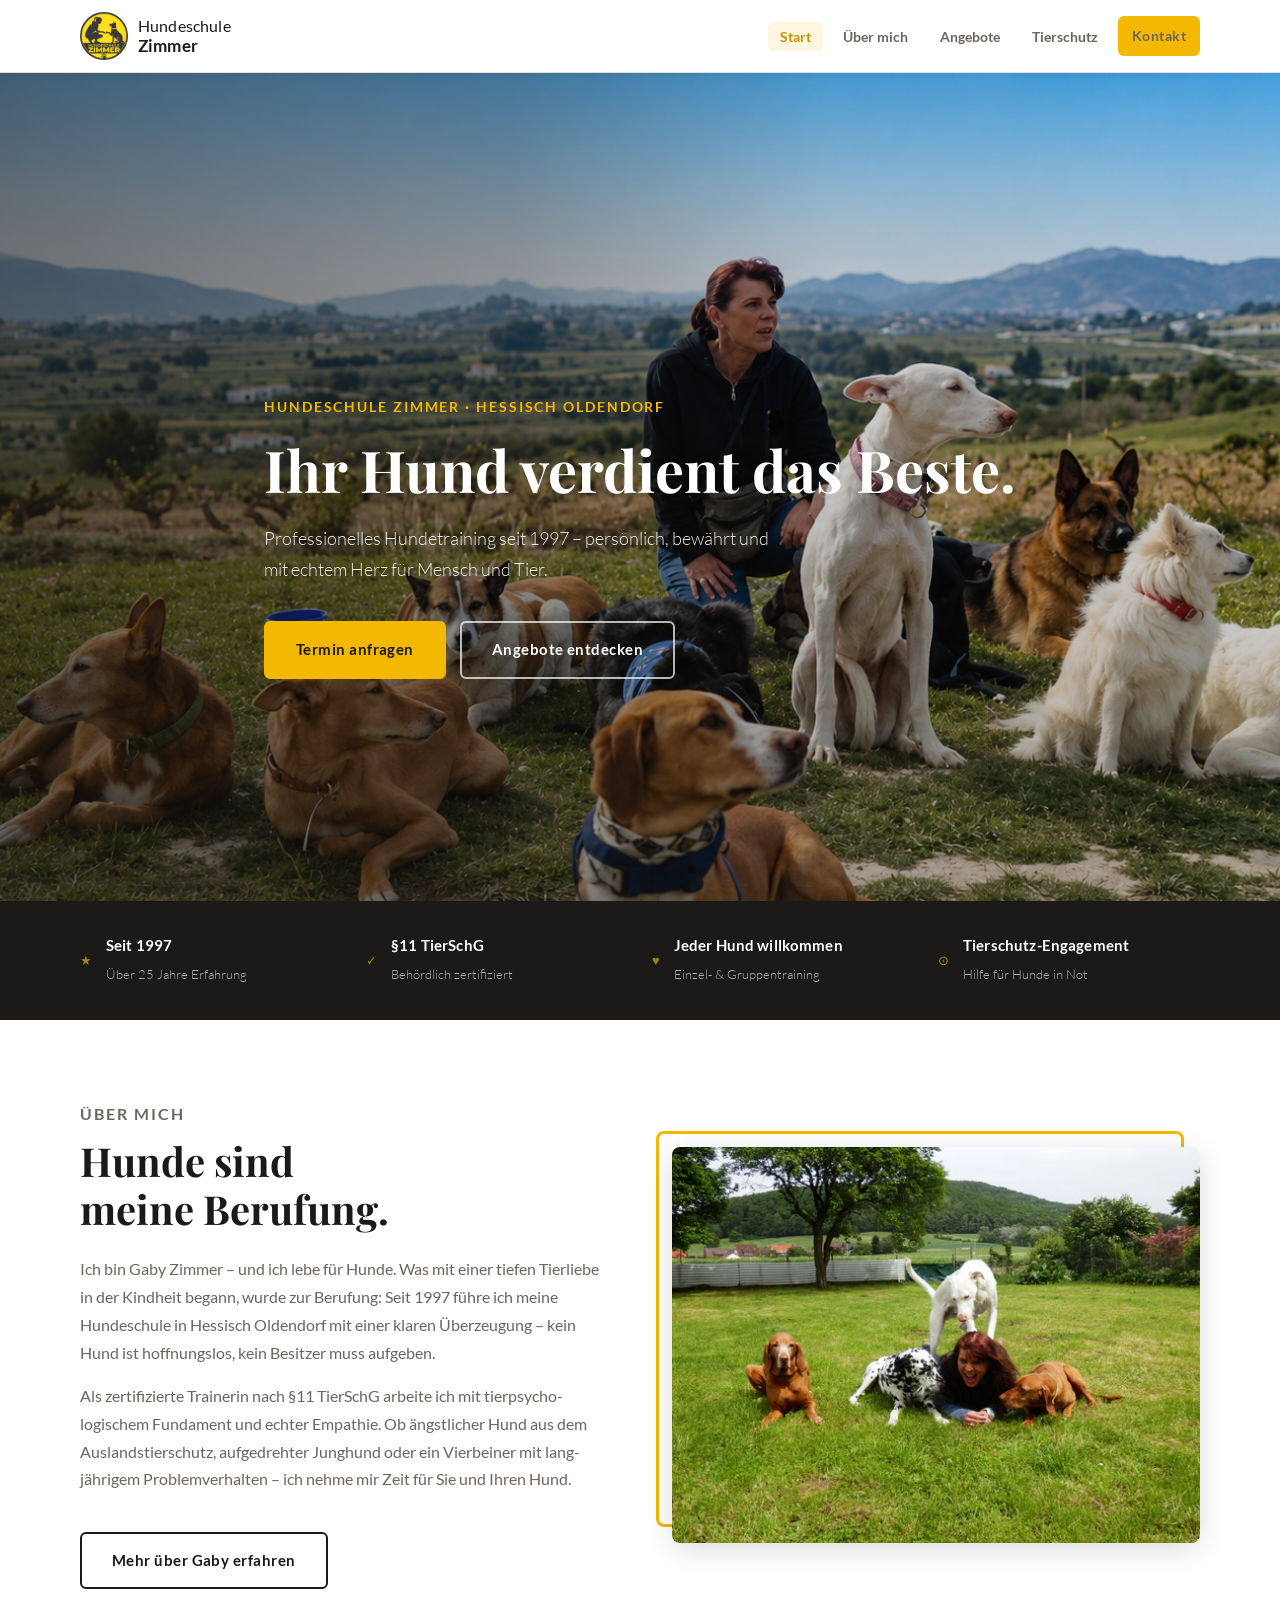
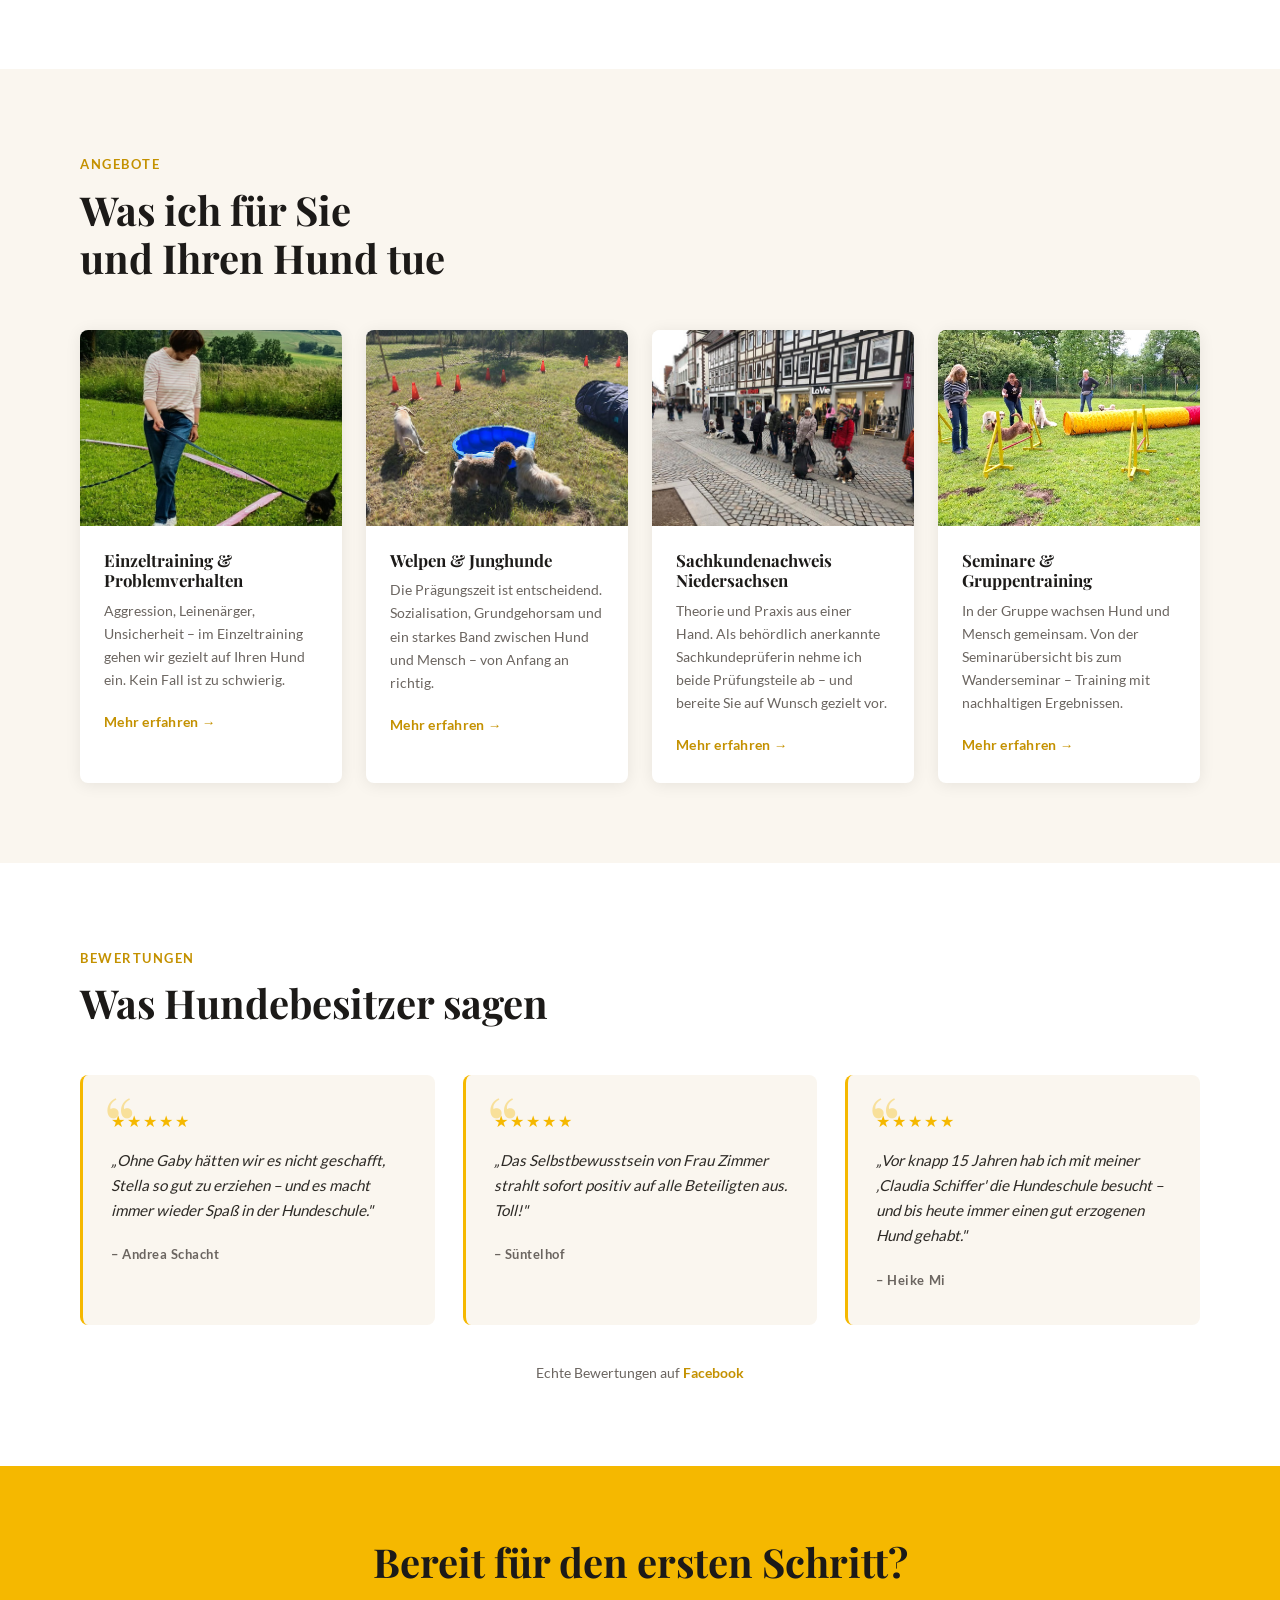
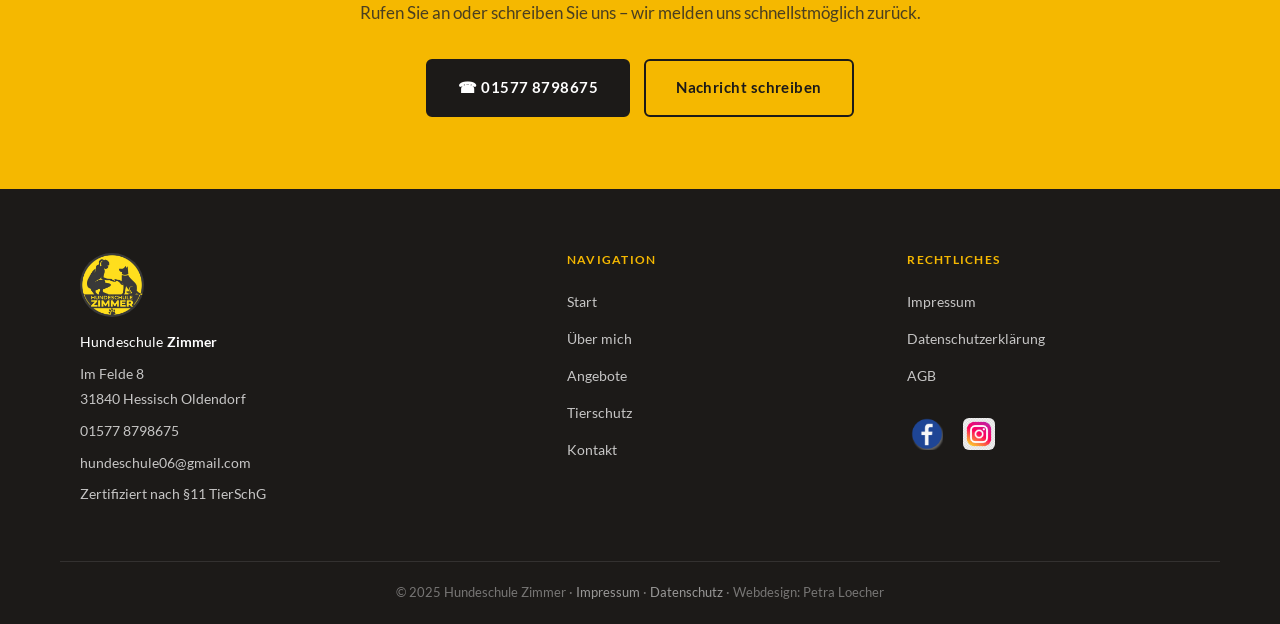
<file: index.html>
<!DOCTYPE html>
<html lang="de">
<head>
  <meta charset="UTF-8">
  <meta name="viewport" content="width=device-width, initial-scale=1.0">
  <title>Hundeschule Zimmer – Professionelles Hundetraining in Hessisch Oldendorf</title>
  <meta name="description" content="Hundeschule Zimmer, Gaby Zimmer – §11-zertifiziertes Hundetraining seit 1997 in Hessisch Oldendorf. Einzeltraining, Welpengruppen, Sachkundeprüfung und Seminare.">
  <meta name="keywords" content="Hundeschule Hessisch Oldendorf, Hundetraining, Sachkundeprüfung §11, Welpengruppe, Einzeltraining Hund, Gaby Zimmer">
  <link rel="canonical" href="https://www.hundeschule-zimmer.de/">
  <link rel="icon" type="image/png" href="Favicon.png">
  <link rel="stylesheet" href="css/style.css">
</head>
<body>

  <!-- NAVIGATION -->
  <header class="site-header">
    <nav class="nav container">
      <a class="nav__logo" href="index.html">
        <img src="images/logo.jpg" alt="Hundeschule Zimmer Logo" class="nav__logo-img">
        <span class="logo-text">Hundeschule <strong>Zimmer</strong></span>
      </a>
      <button class="nav__toggle" aria-label="Menü öffnen" aria-expanded="false">&#9776;</button>
      <ul class="nav__links" id="nav-links">
        <li><a href="index.html" class="active">Start</a></li>
        <li><a href="ueber-mich.html">Über mich</a></li>
        <li><a href="angebote.html">Angebote</a></li>
        <li><a href="tierschutz.html">Tierschutz</a></li>
        <li><a href="kontakt.html" class="btn btn--nav">Kontakt</a></li>
      </ul>
    </nav>
  </header>

  <!-- HERO -->
  <section class="hero">
    <div class="hero__bg" style="background-image: url('images/hero.png'); background-position: center 40%;"></div>
    <div class="hero__overlay"></div>
    <div class="hero__content container">
      <p class="hero__eyebrow">Hundeschule Zimmer &middot; Hessisch Oldendorf</p>
      <h1 class="hero__headline">Ihr Hund verdient das Beste.</h1>
      <p class="hero__sub">Professionelles Hundetraining seit 1997 – persönlich, bewährt und mit echtem Herz für Mensch und Tier.</p>
      <div class="hero__actions">
        <a href="kontakt.html" class="btn btn--primary">Termin anfragen</a>
        <a href="angebote.html" class="btn btn--outline">Angebote entdecken</a>
      </div>
    </div>
  </section>

  <!-- TRUST BAR -->
  <section class="trust-bar">
    <div class="container">
      <div class="trust-bar__grid">
        <div class="trust-item">
          <span class="trust-item__icon">★</span>
          <div>
            <strong>Seit 1997</strong>
            <span>Über 25 Jahre Erfahrung</span>
          </div>
        </div>
        <div class="trust-item">
          <span class="trust-item__icon">✓</span>
          <div>
            <strong>§11 TierSchG</strong>
            <span>Behördlich zertifiziert</span>
          </div>
        </div>
        <div class="trust-item">
          <span class="trust-item__icon">♥</span>
          <div>
            <strong>Jeder Hund willkommen</strong>
            <span>Einzel- &amp; Gruppentraining</span>
          </div>
        </div>
        <div class="trust-item">
          <span class="trust-item__icon">⊙</span>
          <div>
            <strong>Tierschutz-Engagement</strong>
            <span>Hilfe für Hunde in Not</span>
          </div>
        </div>
      </div>
    </div>
  </section>

  <!-- ÜBER MICH TEASER -->
  <section class="about-teaser section">
    <div class="container about-teaser__grid">
      <div class="about-teaser__text">
        <p class="section-label">Über mich</p>
        <h2>Hunde sind<br>meine Berufung.</h2>
        <p>Ich bin Gaby Zimmer – und ich lebe für Hunde. Was mit einer tiefen Tier­liebe in der Kindheit begann, wurde zur Berufung: Seit 1997 führe ich meine Hundeschule in Hessisch Oldendorf mit einer klaren Überzeugung – kein Hund ist hoffnungslos, kein Besitzer muss aufgeben.</p>
        <p>Als zertifizierte Trainerin nach §11 TierSchG arbeite ich mit tier­psycho­logischem Fundament und echter Empathie. Ob ängstlicher Hund aus dem Auslands­tierschutz, aufgedrehter Junghund oder ein Vierbeiner mit lang­jährigem Problemverhalten – ich nehme mir Zeit für Sie und Ihren Hund.</p>
        <a href="ueber-mich.html" class="btn btn--secondary">Mehr über Gaby erfahren</a>
      </div>
      <div class="about-teaser__image">
        <img src="images/gaby-mit-hunden.jpg" alt="Gaby Zimmer mit ihren Hunden auf der Wiese – lachend und voller Energie">
      </div>
    </div>
  </section>

  <!-- ANGEBOTE -->
  <section class="services section section--light">
    <div class="container">
      <p class="section-label">Angebote</p>
      <h2>Was ich für Sie<br>und Ihren Hund tue</h2>
      <div class="services__grid">

        <article class="service-card">
          <div class="service-card__img">
            <img src="images/einzeltraining-huegel.jpg" alt="Einzeltraining: Hundetrainerin arbeitet mit Hund an der Leine">
          </div>
          <div class="service-card__body">
            <h3>Einzeltraining &amp; Problemverhalten</h3>
            <p>Aggression, Leinenärger, Unsicherheit – im Einzeltraining gehen wir gezielt auf Ihren Hund ein. Kein Fall ist zu schwierig.</p>
            <a href="angebote.html#einzeltraining" class="service-card__link">Mehr erfahren &rarr;</a>
          </div>
        </article>

        <article class="service-card">
          <div class="service-card__img">
            <img src="images/welpen.jpg" alt="Welpen beim Prägespiel auf dem Trainingsgelände der Hundeschule Zimmer">
          </div>
          <div class="service-card__body">
            <h3>Welpen &amp; Junghunde</h3>
            <p>Die Prägungszeit ist entscheidend. Sozialisation, Grundgehorsam und ein starkes Band zwischen Hund und Mensch – von Anfang an richtig.</p>
            <a href="angebote.html#welpen" class="service-card__link">Mehr erfahren &rarr;</a>
          </div>
        </article>

        <article class="service-card">
          <div class="service-card__img">
            <img src="images/sachkunde.jpg" alt="Sachkundeprüfung §11 TierSchG – Hunde mit Besitzern in der Fußgängerzone">
          </div>
          <div class="service-card__body">
            <h3>Sachkundenachweis Niedersachsen</h3>
            <p>Theorie und Praxis aus einer Hand. Als behördlich anerkannte Sachkundeprüferin nehme ich beide Prüfungsteile ab – und bereite Sie auf Wunsch gezielt vor.</p>
            <a href="angebote.html#sachkunde" class="service-card__link">Mehr erfahren &rarr;</a>
          </div>
        </article>

        <article class="service-card">
          <div class="service-card__img">
            <img src="images/seminar-agility.jpg" alt="Agility-Seminar der Hundeschule Zimmer mit mehreren Hundehalterinnen">
          </div>
          <div class="service-card__body">
            <h3>Seminare &amp; Gruppentraining</h3>
            <p>In der Gruppe wachsen Hund und Mensch gemeinsam. Von der Seminarübersicht bis zum Wanderseminar – Training mit nachhaltigen Ergebnissen.</p>
            <a href="angebote.html#seminare" class="service-card__link">Mehr erfahren &rarr;</a>
          </div>
        </article>

      </div>
    </div>
  </section>

  <!-- TESTIMONIALS -->
  <section class="testimonials section">
    <div class="container">
      <p class="section-label">Bewertungen</p>
      <h2>Was Hundebesitzer sagen</h2>
      <div class="testimonials__grid">

        <div class="testimonial-card">
          <div class="stars">&#9733;&#9733;&#9733;&#9733;&#9733;</div>
          <p>„Ohne Gaby hätten wir es nicht geschafft, Stella so gut zu erziehen – und es macht immer wieder Spaß in der Hundeschule."</p>
          <cite>– Andrea Schacht</cite>
        </div>

        <div class="testimonial-card">
          <div class="stars">&#9733;&#9733;&#9733;&#9733;&#9733;</div>
          <p>„Das Selbstbewusstsein von Frau Zimmer strahlt sofort positiv auf alle Beteiligten aus. Toll!"</p>
          <cite>– Süntelhof</cite>
        </div>

        <div class="testimonial-card">
          <div class="stars">&#9733;&#9733;&#9733;&#9733;&#9733;</div>
          <p>„Vor knapp 15 Jahren hab ich mit meiner ‚Claudia Schiffer' die Hundeschule besucht – und bis heute immer einen gut erzogenen Hund gehabt."</p>
          <cite>– Heike Mi</cite>
        </div>

      </div>
      <p class="testimonials__note">
        Echte Bewertungen auf
        <a href="https://www.facebook.com/HundeschuleGabyZimmer/" target="_blank" rel="noopener">Facebook</a>
      </p>
    </div>
  </section>

  <!-- CALL TO ACTION -->
  <section class="cta-section">
    <div class="container cta-section__inner">
      <h2>Bereit für den ersten Schritt?</h2>
      <p>Rufen Sie an oder schreiben Sie uns – wir melden uns schnellstmöglich zurück.</p>
      <div class="cta-section__actions">
        <a href="tel:015778798675" class="btn btn--cta-phone">&#9742; 01577 8798675</a>
        <a href="kontakt.html" class="btn btn--outline-light">Nachricht schreiben</a>
      </div>
    </div>
  </section>

  <!-- FOOTER -->
  <footer class="site-footer">
    <div class="container footer__grid">

      <div class="footer__brand">
        <img src="images/logo.jpg" alt="Hundeschule Zimmer Logo" style="height:64px;width:64px;border-radius:50%;object-fit:cover;margin-bottom:12px;">
        <p class="footer__logo">Hundeschule <strong>Zimmer</strong></p>
        <p>Im Felde 8<br>31840 Hessisch Oldendorf</p>
        <p><a href="tel:015778798675">01577 8798675</a></p>
        <p><a href="mailto:hundeschule06@gmail.com">hundeschule06@gmail.com</a></p>
        <p>Zertifiziert nach §11 TierSchG</p>
      </div>

      <div class="footer__nav">
        <h4>Navigation</h4>
        <ul>
          <li><a href="index.html">Start</a></li>
          <li><a href="ueber-mich.html">Über mich</a></li>
          <li><a href="angebote.html">Angebote</a></li>
          <li><a href="tierschutz.html">Tierschutz</a></li>
          <li><a href="kontakt.html">Kontakt</a></li>
        </ul>
      </div>

      <div class="footer__legal">
        <h4>Rechtliches</h4>
        <ul>
          <li><a href="impressum.html">Impressum</a></li>
          <li><a href="datenschutz.html">Datenschutzerklärung</a></li>
          <li><a href="agb.html">AGB</a></li>
        </ul>
        <div class="footer__social">
          <a href="https://www.facebook.com/HundeschuleGabyZimmer/" target="_blank" rel="noopener" class="social-link social-link--icon" aria-label="Facebook">
            <img src="Logo/pngtree-facebook-social-media-icon-png-image_6315968.png" alt="Facebook">
          </a>
          <a href="https://www.instagram.com/hundeschulezimmer/" target="_blank" rel="noopener" class="social-link social-link--icon" aria-label="Instagram">
            <img src="Logo/instagram-vector-logo-icon-social-media-logotype_901408-392.avif" alt="Instagram">
          </a>
        </div>
      </div>

    </div>
    <div class="footer__bottom">
      <div class="container">
        <p>&copy; 2025 Hundeschule Zimmer &middot; <a href="impressum.html">Impressum</a> &middot; <a href="datenschutz.html">Datenschutz</a> &middot; Webdesign: Petra Loecher</p>
      </div>
    </div>
  </footer>

  <script>
    const toggle = document.querySelector('.nav__toggle');
    const links  = document.querySelector('.nav__links');
    toggle.addEventListener('click', function() {
      const open = links.classList.toggle('is-open');
      toggle.setAttribute('aria-expanded', open);
    });
  </script>

</body>
</html>
</file>
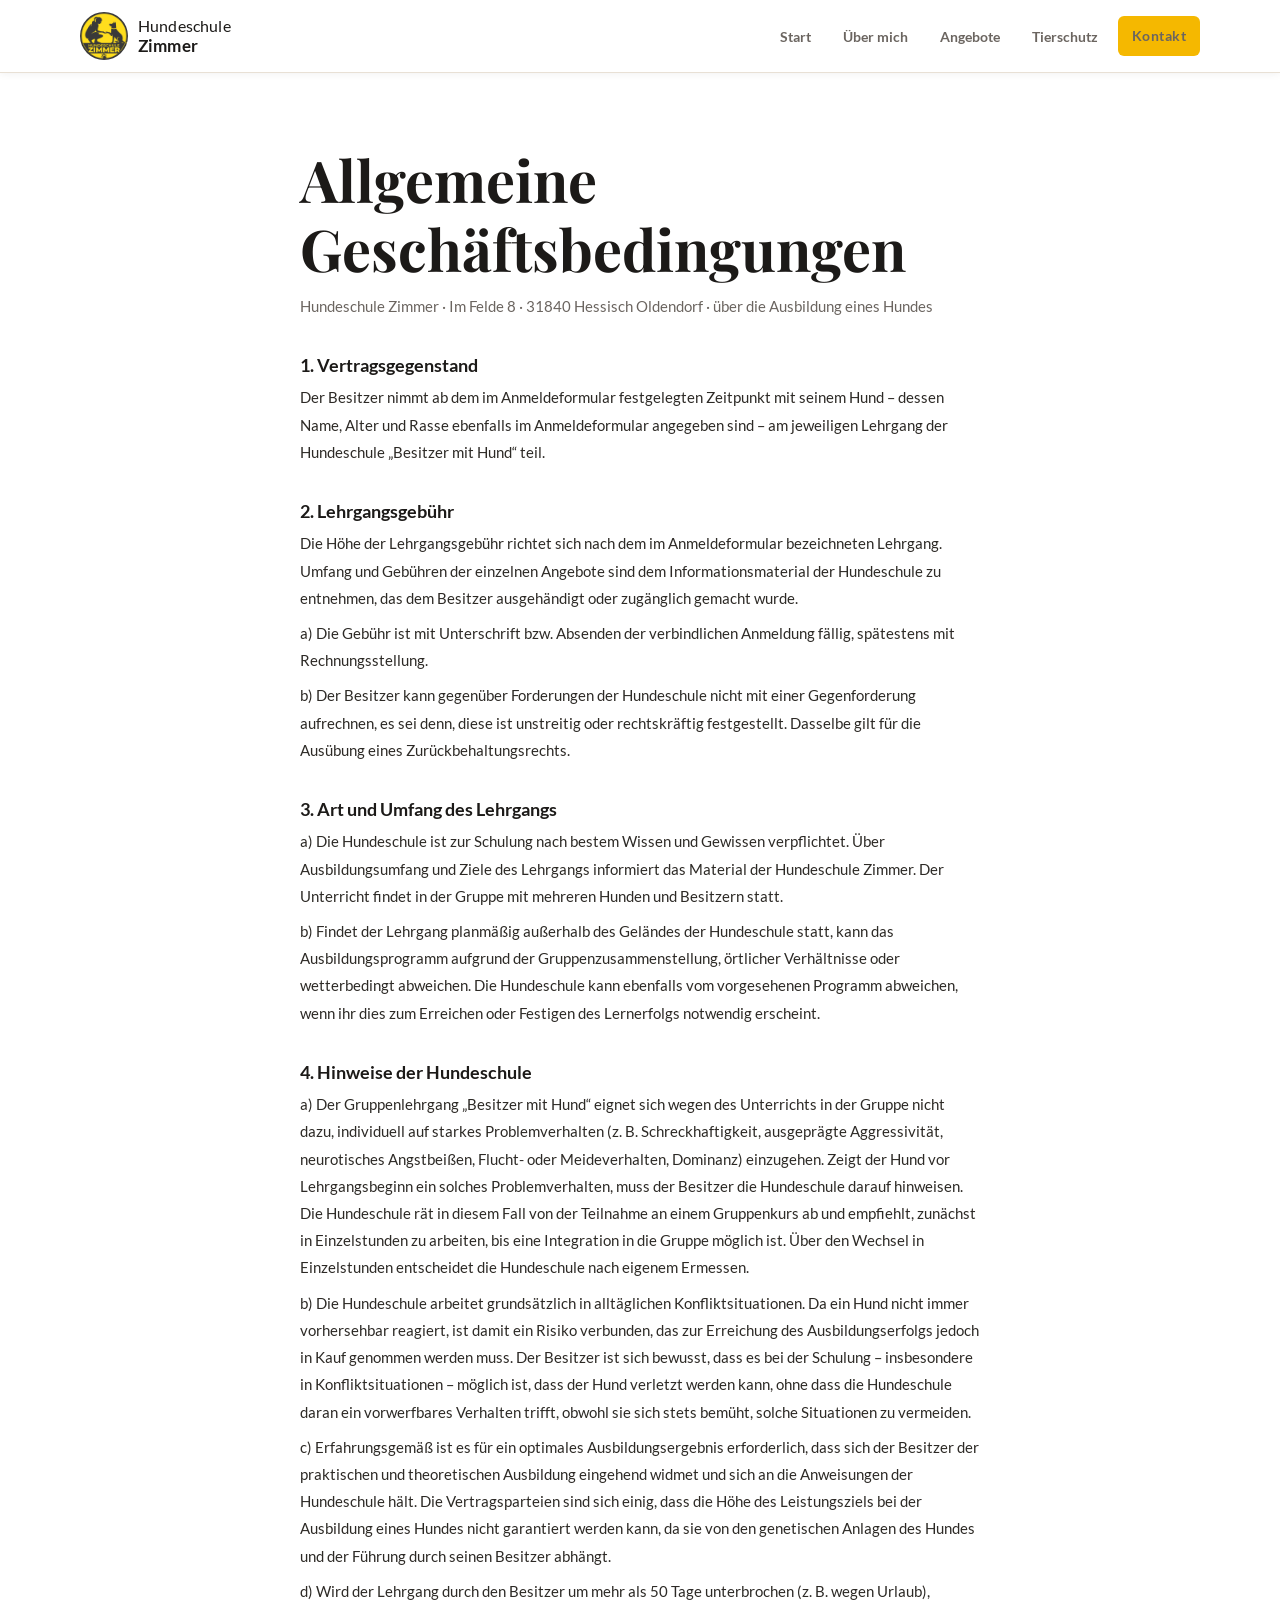
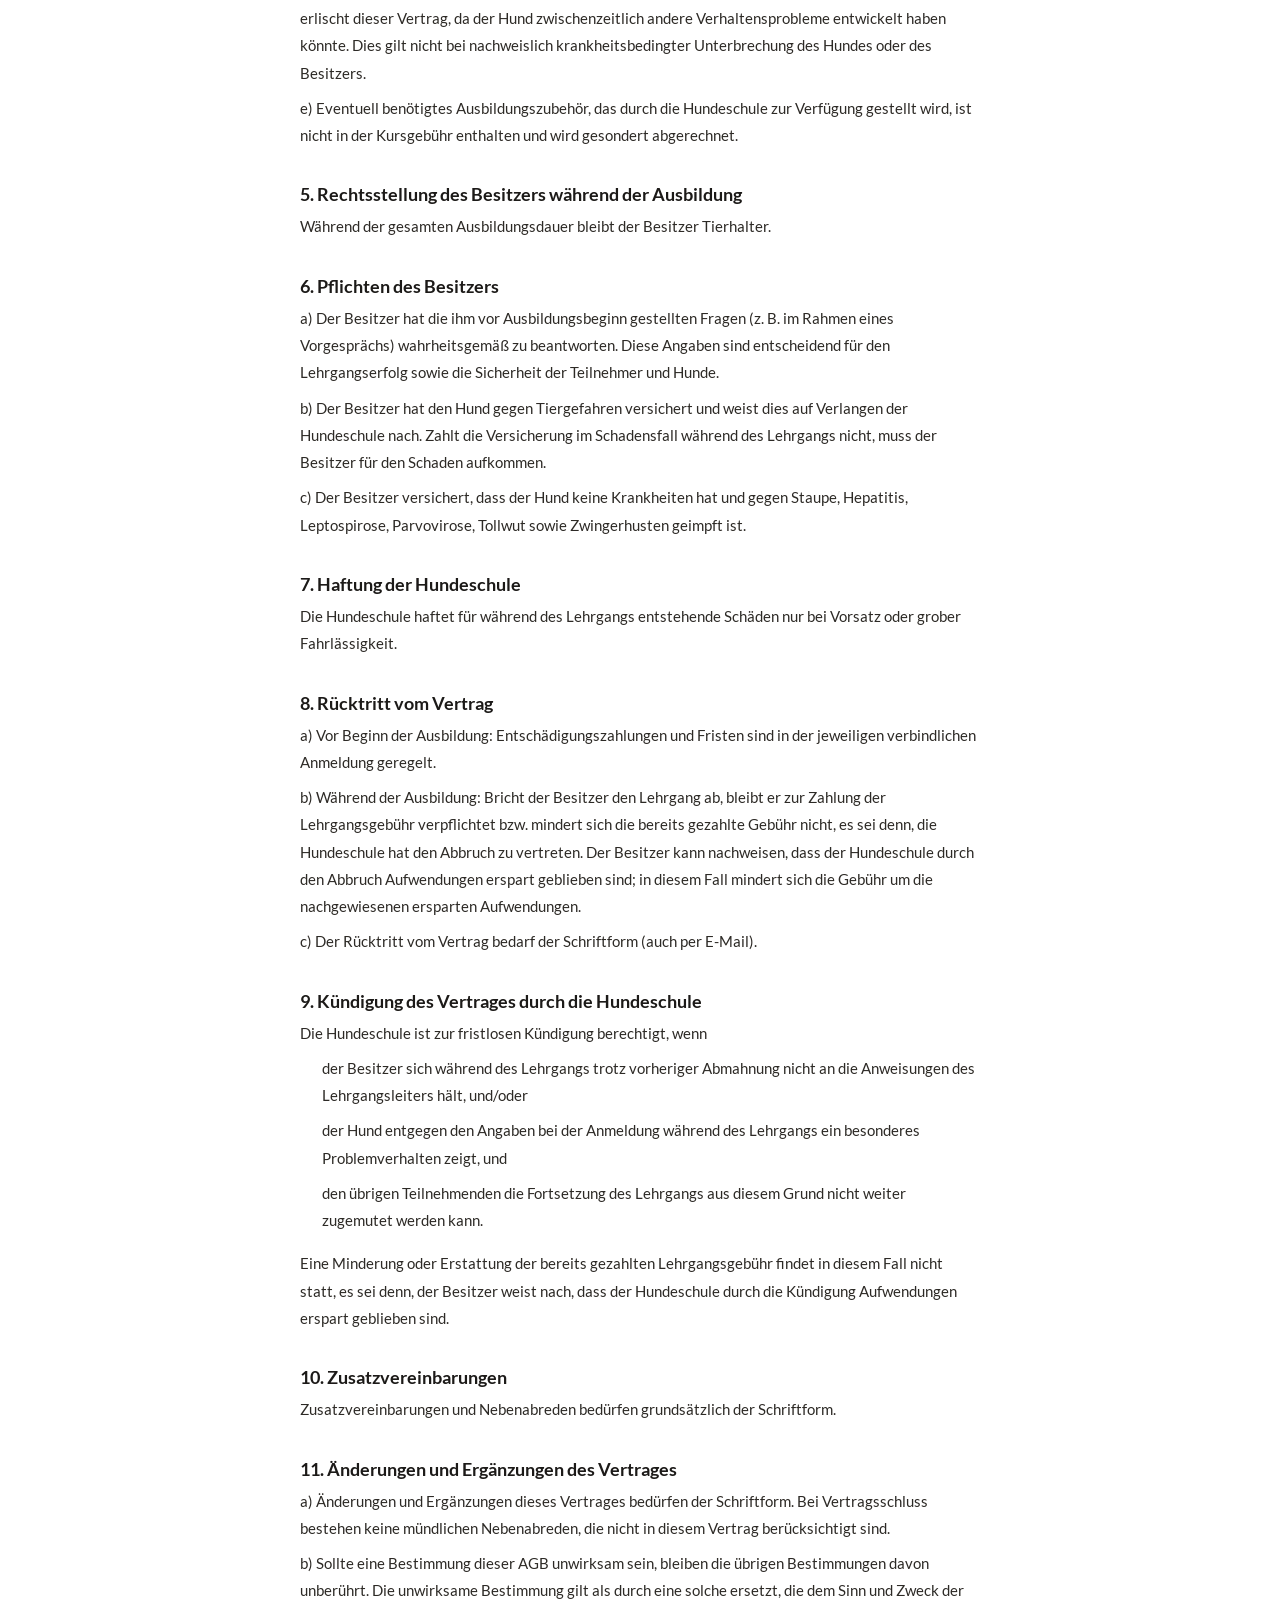
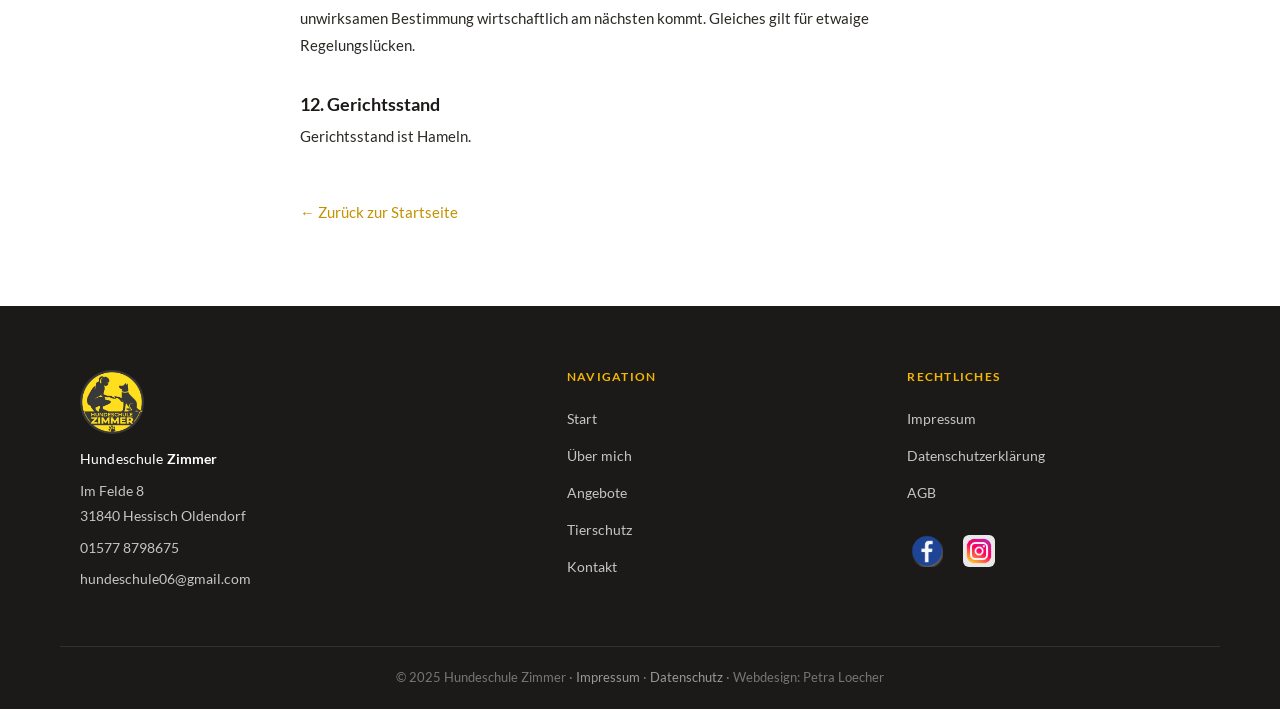
<file: agb.html>
<!DOCTYPE html>
<html lang="de">
<head>
  <meta charset="UTF-8">
  <meta name="viewport" content="width=device-width, initial-scale=1.0">
  <title>AGB – Hundeschule Zimmer</title>
  <meta name="robots" content="noindex">
  <link rel="icon" type="image/png" href="Favicon.png">
  <link rel="stylesheet" href="css/style.css">
  <style>
    .legal-content { max-width:720px; padding:72px 20px; margin:0 auto; }
    .legal-content h1 { margin-bottom:0.6rem; }
    .legal-content .legal-sub { font-size:0.92rem; color:#6B6560; margin-bottom:2.2rem; }
    .legal-content h2 { font-size:1.1rem; margin:2.2rem 0 0.5rem; font-family:var(--font-body); font-weight:700; }
    .legal-content p, .legal-content li { font-size:0.92rem; color:#2D2A26; line-height:1.85; margin-bottom:0.5rem; }
    .legal-content ul { padding-left:1.4rem; margin-bottom:1rem; }
    .legal-content a { color:#C49100; }
  </style>
</head>
<body>

  <header class="site-header">
    <nav class="nav container">
      <a class="nav__logo" href="index.html">
        <img src="images/logo.jpg" alt="Hundeschule Zimmer Logo" class="nav__logo-img">
        <span class="logo-text">Hundeschule <strong>Zimmer</strong></span>
      </a>
      <button class="nav__toggle" aria-label="Menü öffnen" aria-expanded="false">&#9776;</button>
      <ul class="nav__links">
        <li><a href="index.html">Start</a></li>
        <li><a href="ueber-mich.html">Über mich</a></li>
        <li><a href="angebote.html">Angebote</a></li>
        <li><a href="tierschutz.html">Tierschutz</a></li>
        <li><a href="kontakt.html" class="btn btn--nav">Kontakt</a></li>
      </ul>
    </nav>
  </header>

  <div class="legal-content">
    <h1>Allgemeine Geschäftsbedingungen</h1>
    <p class="legal-sub">Hundeschule Zimmer &middot; Im Felde 8 &middot; 31840 Hessisch Oldendorf &middot; über die Ausbildung eines Hundes</p>

    <h2>1. Vertragsgegenstand</h2>
    <p>Der Besitzer nimmt ab dem im Anmeldeformular festgelegten Zeitpunkt mit seinem Hund – dessen Name, Alter und Rasse ebenfalls im Anmeldeformular angegeben sind – am jeweiligen Lehrgang der Hundeschule „Besitzer mit Hund“ teil.</p>

    <h2>2. Lehrgangsgebühr</h2>
    <p>Die Höhe der Lehrgangsgebühr richtet sich nach dem im Anmeldeformular bezeichneten Lehrgang. Umfang und Gebühren der einzelnen Angebote sind dem Informationsmaterial der Hundeschule zu entnehmen, das dem Besitzer ausgehändigt oder zugänglich gemacht wurde.</p>
    <p>a) Die Gebühr ist mit Unterschrift bzw. Absenden der verbindlichen Anmeldung fällig, spätestens mit Rechnungsstellung.</p>
    <p>b) Der Besitzer kann gegenüber Forderungen der Hundeschule nicht mit einer Gegenforderung aufrechnen, es sei denn, diese ist unstreitig oder rechtskräftig festgestellt. Dasselbe gilt für die Ausübung eines Zurückbehaltungsrechts.</p>

    <h2>3. Art und Umfang des Lehrgangs</h2>
    <p>a) Die Hundeschule ist zur Schulung nach bestem Wissen und Gewissen verpflichtet. Über Ausbildungsumfang und Ziele des Lehrgangs informiert das Material der Hundeschule Zimmer. Der Unterricht findet in der Gruppe mit mehreren Hunden und Besitzern statt.</p>
    <p>b) Findet der Lehrgang planmäßig außerhalb des Geländes der Hundeschule statt, kann das Ausbildungsprogramm aufgrund der Gruppenzusammenstellung, örtlicher Verhältnisse oder wetterbedingt abweichen. Die Hundeschule kann ebenfalls vom vorgesehenen Programm abweichen, wenn ihr dies zum Erreichen oder Festigen des Lernerfolgs notwendig erscheint.</p>

    <h2>4. Hinweise der Hundeschule</h2>
    <p>a) Der Gruppenlehrgang „Besitzer mit Hund“ eignet sich wegen des Unterrichts in der Gruppe nicht dazu, individuell auf starkes Problemverhalten (z. B. Schreckhaftigkeit, ausgeprägte Aggressivität, neurotisches Angstbeißen, Flucht- oder Meideverhalten, Dominanz) einzugehen. Zeigt der Hund vor Lehrgangsbeginn ein solches Problemverhalten, muss der Besitzer die Hundeschule darauf hinweisen. Die Hundeschule rät in diesem Fall von der Teilnahme an einem Gruppenkurs ab und empfiehlt, zunächst in Einzelstunden zu arbeiten, bis eine Integration in die Gruppe möglich ist. Über den Wechsel in Einzelstunden entscheidet die Hundeschule nach eigenem Ermessen.</p>
    <p>b) Die Hundeschule arbeitet grundsätzlich in alltäglichen Konfliktsituationen. Da ein Hund nicht immer vorhersehbar reagiert, ist damit ein Risiko verbunden, das zur Erreichung des Ausbildungserfolgs jedoch in Kauf genommen werden muss. Der Besitzer ist sich bewusst, dass es bei der Schulung – insbesondere in Konfliktsituationen – möglich ist, dass der Hund verletzt werden kann, ohne dass die Hundeschule daran ein vorwerfbares Verhalten trifft, obwohl sie sich stets bemüht, solche Situationen zu vermeiden.</p>
    <p>c) Erfahrungsgemäß ist es für ein optimales Ausbildungsergebnis erforderlich, dass sich der Besitzer der praktischen und theoretischen Ausbildung eingehend widmet und sich an die Anweisungen der Hundeschule hält. Die Vertragsparteien sind sich einig, dass die Höhe des Leistungsziels bei der Ausbildung eines Hundes nicht garantiert werden kann, da sie von den genetischen Anlagen des Hundes und der Führung durch seinen Besitzer abhängt.</p>
    <p>d) Wird der Lehrgang durch den Besitzer um mehr als 50 Tage unterbrochen (z. B. wegen Urlaub), erlischt dieser Vertrag, da der Hund zwischenzeitlich andere Verhaltensprobleme entwickelt haben könnte. Dies gilt nicht bei nachweislich krankheitsbedingter Unterbrechung des Hundes oder des Besitzers.</p>
    <p>e) Eventuell benötigtes Ausbildungszubehör, das durch die Hundeschule zur Verfügung gestellt wird, ist nicht in der Kursgebühr enthalten und wird gesondert abgerechnet.</p>

    <h2>5. Rechtsstellung des Besitzers während der Ausbildung</h2>
    <p>Während der gesamten Ausbildungsdauer bleibt der Besitzer Tierhalter.</p>

    <h2>6. Pflichten des Besitzers</h2>
    <p>a) Der Besitzer hat die ihm vor Ausbildungsbeginn gestellten Fragen (z. B. im Rahmen eines Vorgesprächs) wahrheitsgemäß zu beantworten. Diese Angaben sind entscheidend für den Lehrgangserfolg sowie die Sicherheit der Teilnehmer und Hunde.</p>
    <p>b) Der Besitzer hat den Hund gegen Tiergefahren versichert und weist dies auf Verlangen der Hundeschule nach. Zahlt die Versicherung im Schadensfall während des Lehrgangs nicht, muss der Besitzer für den Schaden aufkommen.</p>
    <p>c) Der Besitzer versichert, dass der Hund keine Krankheiten hat und gegen Staupe, Hepatitis, Leptospirose, Parvovirose, Tollwut sowie Zwingerhusten geimpft ist.</p>

    <h2>7. Haftung der Hundeschule</h2>
    <p>Die Hundeschule haftet für während des Lehrgangs entstehende Schäden nur bei Vorsatz oder grober Fahrlässigkeit.</p>

    <h2>8. Rücktritt vom Vertrag</h2>
    <p>a) Vor Beginn der Ausbildung: Entschädigungszahlungen und Fristen sind in der jeweiligen verbindlichen Anmeldung geregelt.</p>
    <p>b) Während der Ausbildung: Bricht der Besitzer den Lehrgang ab, bleibt er zur Zahlung der Lehrgangsgebühr verpflichtet bzw. mindert sich die bereits gezahlte Gebühr nicht, es sei denn, die Hundeschule hat den Abbruch zu vertreten. Der Besitzer kann nachweisen, dass der Hundeschule durch den Abbruch Aufwendungen erspart geblieben sind; in diesem Fall mindert sich die Gebühr um die nachgewiesenen ersparten Aufwendungen.</p>
    <p>c) Der Rücktritt vom Vertrag bedarf der Schriftform (auch per E-Mail).</p>

    <h2>9. Kündigung des Vertrages durch die Hundeschule</h2>
    <p>Die Hundeschule ist zur fristlosen Kündigung berechtigt, wenn</p>
    <ul>
      <li>der Besitzer sich während des Lehrgangs trotz vorheriger Abmahnung nicht an die Anweisungen des Lehrgangsleiters hält, und/oder</li>
      <li>der Hund entgegen den Angaben bei der Anmeldung während des Lehrgangs ein besonderes Problemverhalten zeigt, und</li>
      <li>den übrigen Teilnehmenden die Fortsetzung des Lehrgangs aus diesem Grund nicht weiter zugemutet werden kann.</li>
    </ul>
    <p>Eine Minderung oder Erstattung der bereits gezahlten Lehrgangsgebühr findet in diesem Fall nicht statt, es sei denn, der Besitzer weist nach, dass der Hundeschule durch die Kündigung Aufwendungen erspart geblieben sind.</p>

    <h2>10. Zusatzvereinbarungen</h2>
    <p>Zusatzvereinbarungen und Nebenabreden bedürfen grundsätzlich der Schriftform.</p>

    <h2>11. Änderungen und Ergänzungen des Vertrages</h2>
    <p>a) Änderungen und Ergänzungen dieses Vertrages bedürfen der Schriftform. Bei Vertragsschluss bestehen keine mündlichen Nebenabreden, die nicht in diesem Vertrag berücksichtigt sind.</p>
    <p>b) Sollte eine Bestimmung dieser AGB unwirksam sein, bleiben die übrigen Bestimmungen davon unberührt. Die unwirksame Bestimmung gilt als durch eine solche ersetzt, die dem Sinn und Zweck der unwirksamen Bestimmung wirtschaftlich am nächsten kommt. Gleiches gilt für etwaige Regelungslücken.</p>

    <h2>12. Gerichtsstand</h2>
    <p>Gerichtsstand ist Hameln.</p>

    <p style="margin-top:3rem"><a href="index.html">&larr; Zurück zur Startseite</a></p>
  </div>

  <footer class="site-footer">
    <div class="container footer__grid">
      <div class="footer__brand">
        <img src="images/logo.jpg" alt="Logo" style="height:64px;width:64px;border-radius:50%;object-fit:cover;margin-bottom:12px;">
        <p class="footer__logo">Hundeschule <strong>Zimmer</strong></p>
        <p>Im Felde 8<br>31840 Hessisch Oldendorf</p>
        <p><a href="tel:015778798675">01577 8798675</a></p>
        <p><a href="mailto:hundeschule06@gmail.com">hundeschule06@gmail.com</a></p>
      </div>
      <div class="footer__nav">
        <h4>Navigation</h4>
        <ul>
          <li><a href="index.html">Start</a></li>
          <li><a href="ueber-mich.html">Über mich</a></li>
          <li><a href="angebote.html">Angebote</a></li>
          <li><a href="tierschutz.html">Tierschutz</a></li>
          <li><a href="kontakt.html">Kontakt</a></li>
        </ul>
      </div>
      <div class="footer__legal">
        <h4>Rechtliches</h4>
        <ul>
          <li><a href="impressum.html">Impressum</a></li>
          <li><a href="datenschutz.html">Datenschutzerklärung</a></li>
          <li><a href="agb.html">AGB</a></li>
        </ul>
        <div class="footer__social">
          <a href="https://www.facebook.com/HundeschuleGabyZimmer/" target="_blank" rel="noopener" class="social-link social-link--icon" aria-label="Facebook">
            <img src="Logo/pngtree-facebook-social-media-icon-png-image_6315968.png" alt="Facebook">
          </a>
          <a href="https://www.instagram.com/hundeschulezimmer/" target="_blank" rel="noopener" class="social-link social-link--icon" aria-label="Instagram">
            <img src="Logo/instagram-vector-logo-icon-social-media-logotype_901408-392.avif" alt="Instagram">
          </a>
        </div>
      </div>
    </div>
    <div class="footer__bottom"><div class="container">
      <p>&copy; 2025 Hundeschule Zimmer &middot; <a href="impressum.html">Impressum</a> &middot; <a href="datenschutz.html">Datenschutz</a> &middot; Webdesign: Petra Loecher</p>
    </div></div>
  </footer>
  <script>document.querySelector('.nav__toggle').addEventListener('click',function(){const o=document.querySelector('.nav__links').classList.toggle('is-open');this.setAttribute('aria-expanded',o);});</script>
</body>
</html>
</file>
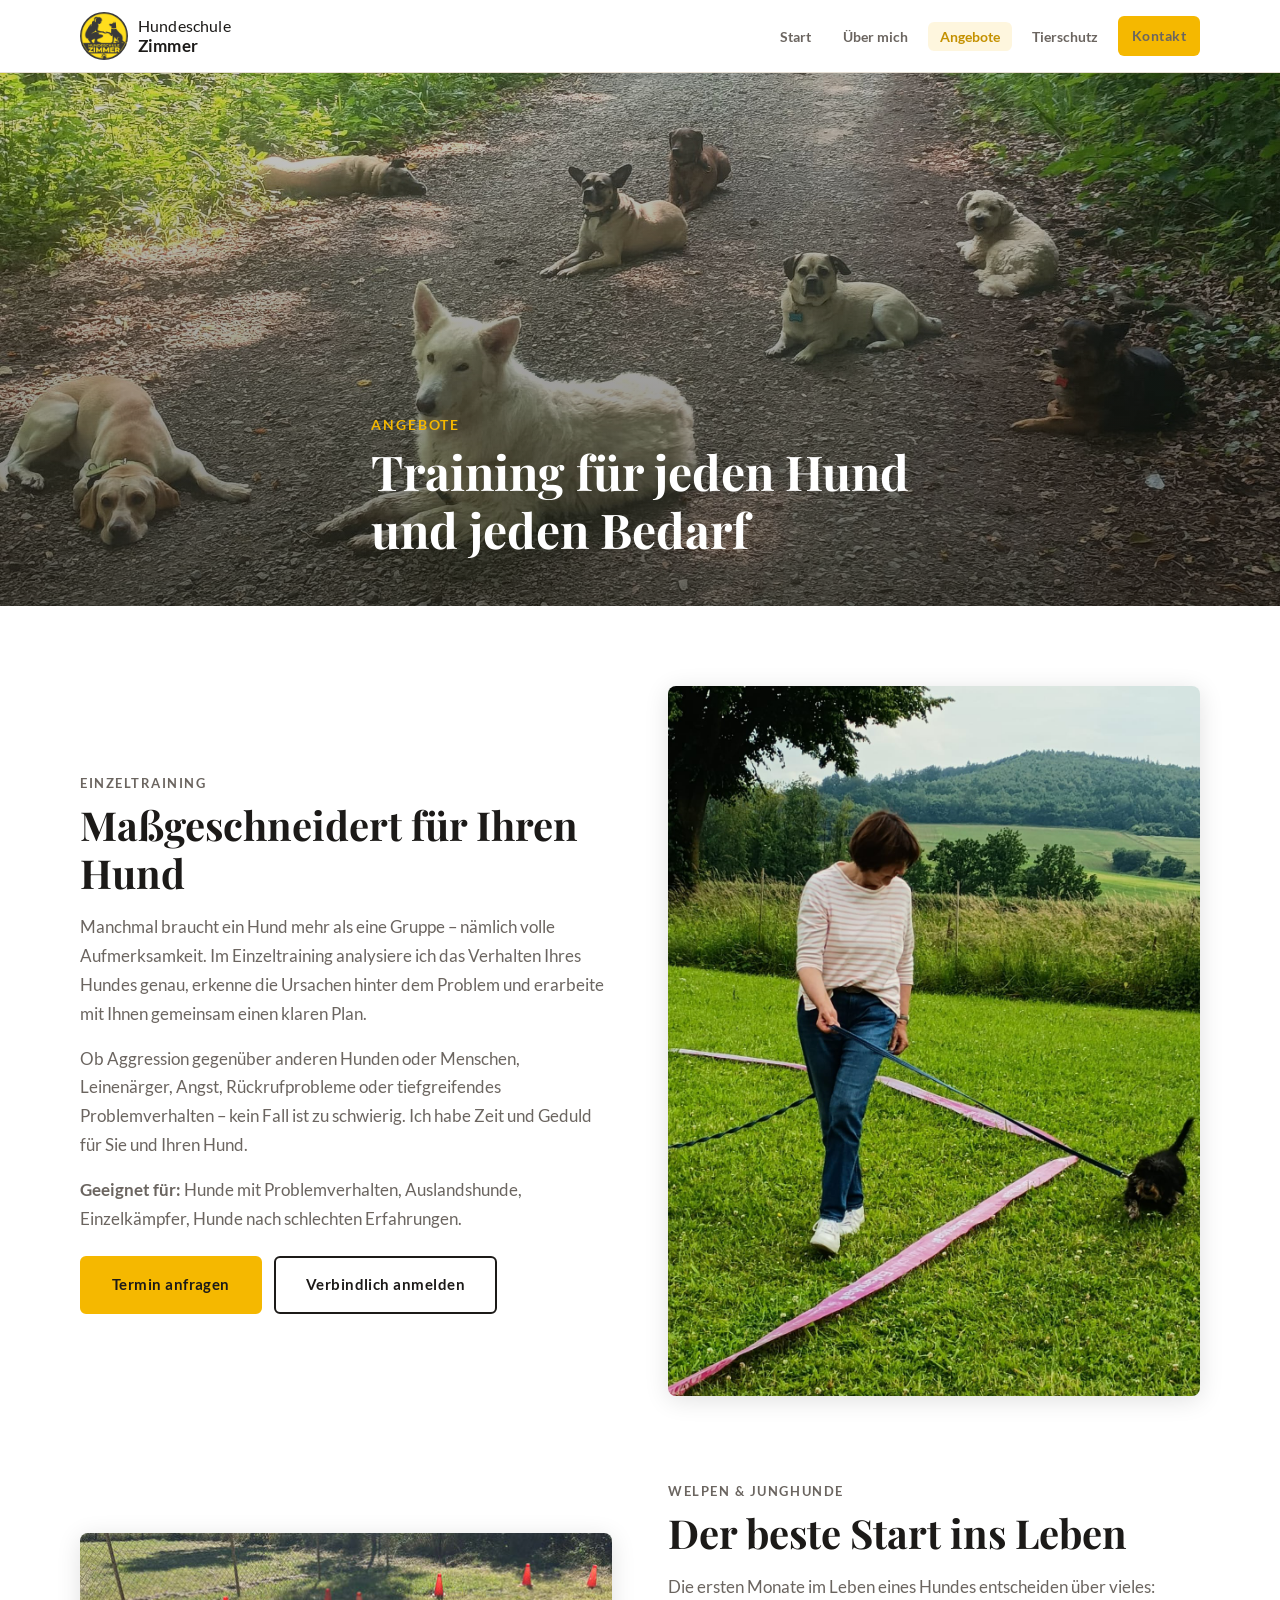
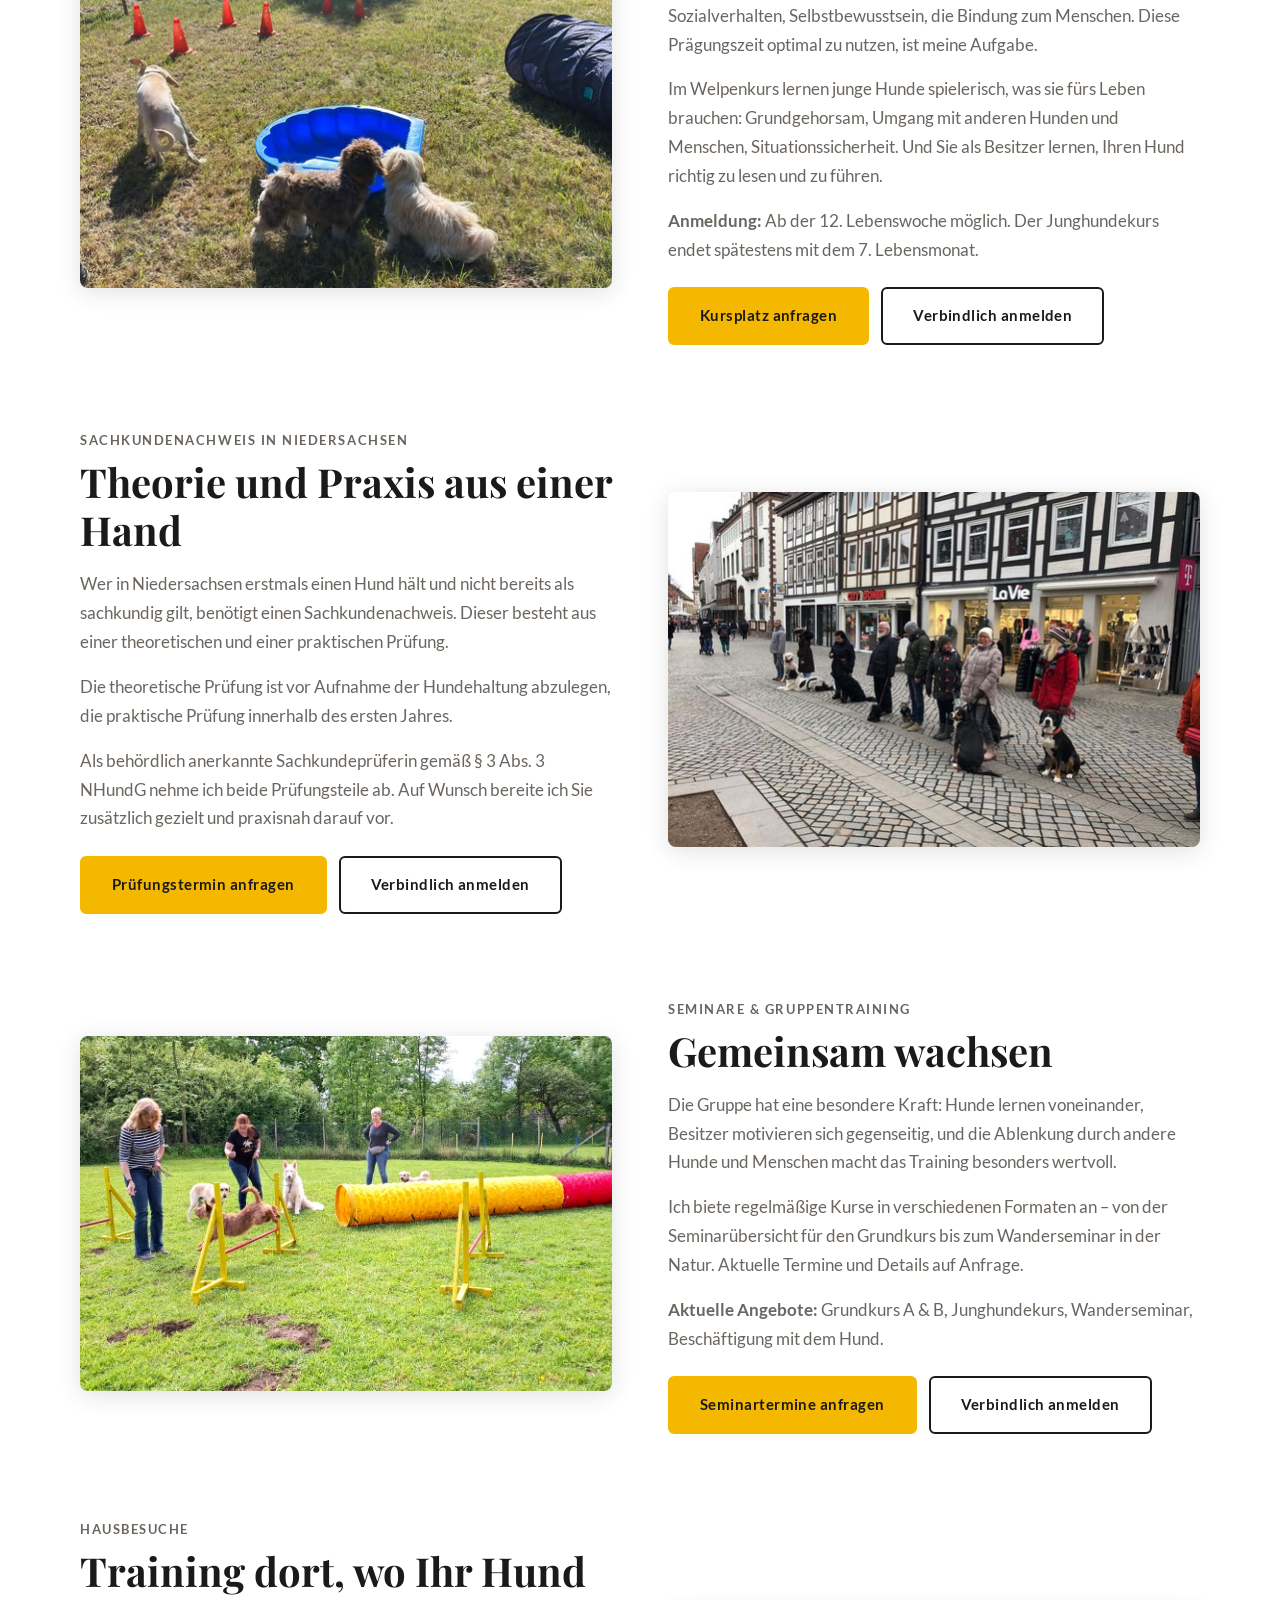
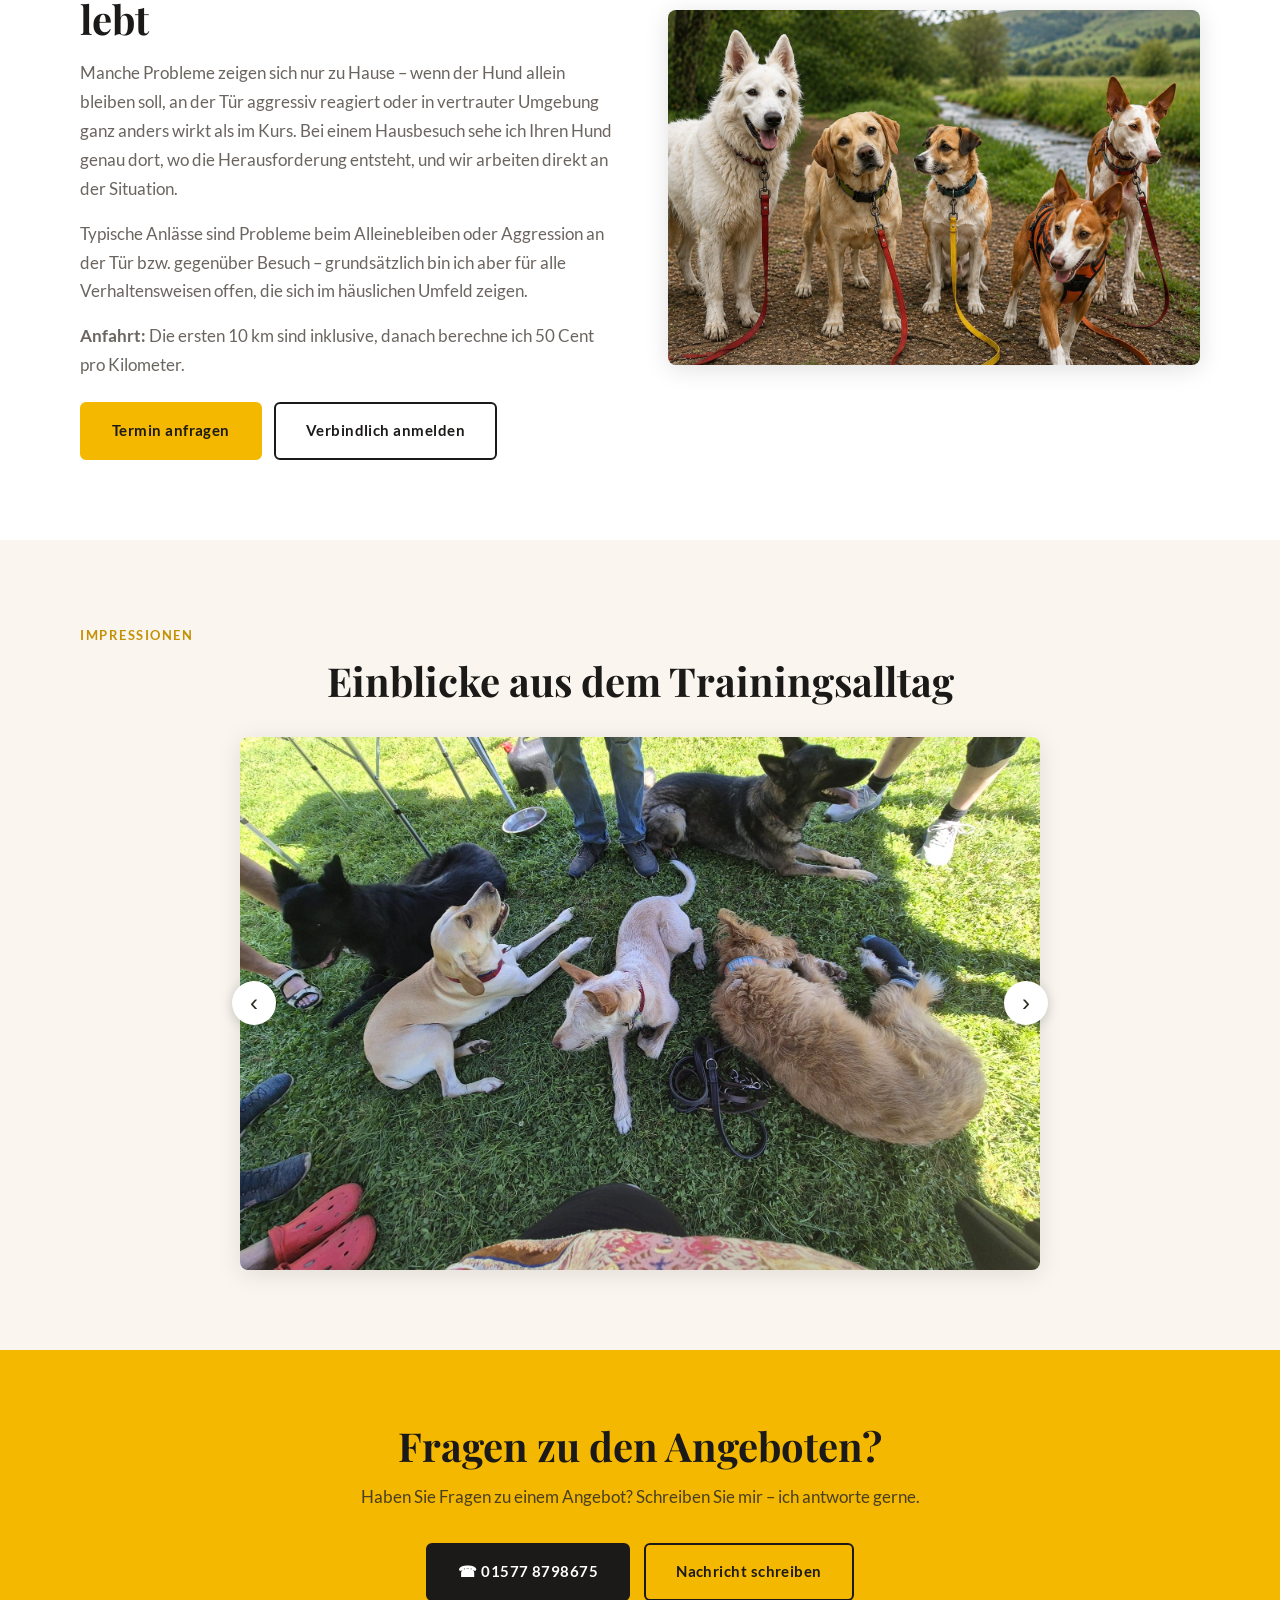
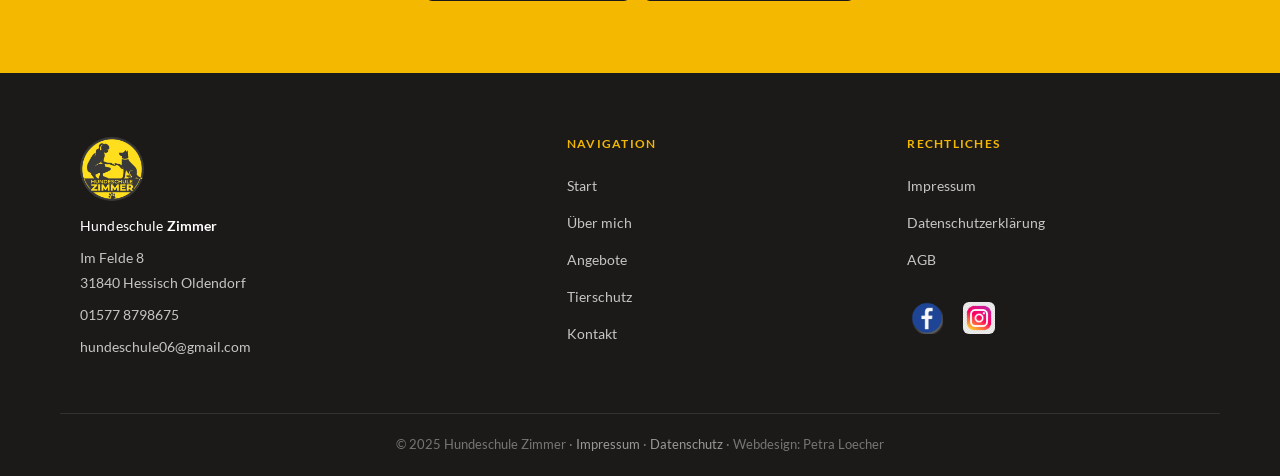
<file: angebote.html>
<!DOCTYPE html>
<html lang="de">
<head>
  <meta charset="UTF-8">
  <meta name="viewport" content="width=device-width, initial-scale=1.0">
  <title>Angebote – Hundeschule Zimmer Hessisch Oldendorf</title>
  <meta name="description" content="Einzeltraining, Welpenkurs, Sachkundeprüfung §11 und Seminare – alle Angebote der Hundeschule Zimmer in Hessisch Oldendorf.">
  <link rel="icon" type="image/png" href="Favicon.png">
  <link rel="stylesheet" href="css/style.css">
  <style>
    .offer-block { display:grid; grid-template-columns:1fr 1fr; gap:56px; align-items:center; margin-bottom:80px; }
    .offer-block:last-child { margin-bottom:0; }
    .carousel { position:relative; max-width:800px; margin:0 auto; }
    .carousel__image {
      display:block; width:100%; aspect-ratio:3/2; object-fit:cover;
      border-radius:8px; box-shadow:0 4px 24px rgba(0,0,0,0.1);
    }
    .carousel__nav {
      position:absolute; top:50%; transform:translateY(-50%);
      width:44px; height:44px; border-radius:50%; border:none;
      background:#fff; box-shadow:0 2px 12px rgba(0,0,0,0.18);
      font-size:1.5rem; line-height:1; cursor:pointer; z-index:2; color:#2D2A26;
      display:flex; align-items:center; justify-content:center;
    }
    .carousel__nav:hover { background:#FAF6EF; }
    .carousel__nav--prev { left:-8px; }
    .carousel__nav--next { right:-8px; }
    @media(max-width:600px){ .carousel__nav--prev{ left:-4px; } .carousel__nav--next{ right:-4px; } }
    .offer-block:nth-child(even) .offer-block__img { order:-1; }
    .offer-block__img img { width:100%; border-radius:8px; object-fit:cover; aspect-ratio:3/2; box-shadow:0 4px 24px rgba(0,0,0,0.12); }
    .offer-block__text .section-label { margin-bottom:0.4rem; }
    .offer-block__text h2 { margin-bottom:1rem; }
    .offer-block__text p { color:#6B6560; }
    .offer-block__text .btn { margin-top:1.4rem; }
    .offer-actions { display:flex; gap:12px; flex-wrap:wrap; margin-top:1.4rem; }
    .offer-actions .btn { margin-top:0; }
    @media(max-width:768px){.offer-block{grid-template-columns:1fr;gap:28px;margin-bottom:56px;}.offer-block:nth-child(even) .offer-block__img{order:0;}}
    /* Formular / Modal */
    .form-group { margin-bottom:20px; text-align:left; }
    .form-group label { display:block; font-size:0.88rem; font-weight:700; margin-bottom:6px; color:#2D2A26; }
    .form-group input, .form-group textarea, .form-group select {
      width:100%; padding:12px 16px; border:1.5px solid #E8E0D5; border-radius:6px;
      font-family:inherit; font-size:0.95rem; color:#2D2A26; background:#fff;
      transition:border-color 0.15s; outline:none;
    }
    .form-group input:focus, .form-group textarea:focus, .form-group select:focus { border-color:#F5B800; }
    .form-group textarea { min-height:100px; resize:vertical; }
    .form-note { font-size:0.8rem; color:#6B6560; margin-top:12px; text-align:left; }
    .form-note a { color:#C49100; }
    .form-success, .form-error { padding:20px; border-radius:6px; font-size:0.95rem; line-height:1.7; }
    .form-success { background:#F1F7EC; border-left:3px solid #6B9E4A; color:#2D2A26; }
    .form-error { background:#FBEFEC; border-left:3px solid #C4573A; color:#2D2A26; margin-top:16px; }
    .form-row { display:grid; grid-template-columns:1fr 1fr; gap:0 16px; }
    .modal-overlay {
      position:fixed; inset:0; background:rgba(28,26,24,.62);
      display:none; align-items:flex-start; justify-content:center;
      padding:40px 20px; z-index:1000; overflow-y:auto;
    }
    .modal-overlay.is-open { display:flex; }
    .modal-box { background:#fff; border-radius:8px; max-width:640px; width:100%; padding:40px; position:relative; text-align:left; }
    .modal-close {
      position:absolute; top:14px; right:14px; background:none; border:none;
      font-size:1.6rem; cursor:pointer; color:#6B6560; line-height:1; padding:8px;
    }
    .modal-box h2 { margin-bottom:0.4rem; font-size:1.4rem; }
    .modal-box__intro { font-size:0.9rem; color:#6B6560; margin-bottom:1.6rem; }
    @media(max-width:600px){ .form-row{grid-template-columns:1fr;} .modal-box{padding:26px 20px;} }
  </style>
</head>
<body>

  <header class="site-header">
    <nav class="nav container">
      <a class="nav__logo" href="index.html">
        <img src="images/logo.jpg" alt="Hundeschule Zimmer Logo" class="nav__logo-img">
        <span class="logo-text">Hundeschule <strong>Zimmer</strong></span>
      </a>
      <button class="nav__toggle" aria-label="Menü öffnen" aria-expanded="false">&#9776;</button>
      <ul class="nav__links">
        <li><a href="index.html">Start</a></li>
        <li><a href="ueber-mich.html">Über mich</a></li>
        <li><a href="angebote.html" class="active">Angebote</a></li>
        <li><a href="tierschutz.html">Tierschutz</a></li>
        <li><a href="kontakt.html" class="btn btn--nav">Kontakt</a></li>
      </ul>
    </nav>
  </header>

  <section class="page-hero" style="background-image:url('images/gruppenunterricht-wald.jpg')">
    <div class="page-hero__overlay"></div>
    <div class="page-hero__content container">
      <p class="hero__eyebrow">Angebote</p>
      <h1>Training für jeden Hund<br>und jeden Bedarf</h1>
    </div>
  </section>

  <section class="section">
    <div class="container">

      <!-- Einzeltraining -->
      <div class="offer-block" id="einzeltraining">
        <div class="offer-block__text">
          <p class="section-label">Einzeltraining</p>
          <h2>Maßgeschneidert für Ihren Hund</h2>
          <p>Manchmal braucht ein Hund mehr als eine Gruppe – nämlich volle Aufmerksamkeit. Im Einzeltraining analysiere ich das Verhalten Ihres Hundes genau, erkenne die Ursachen hinter dem Problem und erarbeite mit Ihnen gemeinsam einen klaren Plan.</p>
          <p>Ob Aggression gegenüber anderen Hunden oder Menschen, Leinenärger, Angst, Rückrufprobleme oder tiefgreifendes Problemverhalten – kein Fall ist zu schwierig. Ich habe Zeit und Geduld für Sie und Ihren Hund.</p>
          <p><strong>Geeignet für:</strong> Hunde mit Problemverhalten, Auslandshunde, Einzelkämpfer, Hunde nach schlechten Erfahrungen.</p>
          <div class="offer-actions">
            <a href="kontakt.html?thema=Einzeltraining" class="btn btn--primary">Termin anfragen</a>
            <a href="#" class="btn btn--secondary" data-open-modal data-kurs="Einzeltraining">Verbindlich anmelden</a>
          </div>
        </div>
        <div class="offer-block__img">
          <img src="images/einzeltraining-original.jpg" alt="Einzeltraining: Hundetrainerin arbeitet mit Hund an der Leine" style="aspect-ratio:3/4">
        </div>
      </div>

      <!-- Welpen -->
      <div class="offer-block" id="welpen">
        <div class="offer-block__img">
          <img src="images/welpen.jpg" alt="Welpenkurs und Junghundeseminar bei Hundeschule Zimmer">
        </div>
        <div class="offer-block__text">
          <p class="section-label">Welpen &amp; Junghunde</p>
          <h2>Der beste Start ins Leben</h2>
          <p>Die ersten Monate im Leben eines Hundes entscheiden über vieles: Sozialverhalten, Selbstbewusstsein, die Bindung zum Menschen. Diese Prägungszeit optimal zu nutzen, ist meine Aufgabe.</p>
          <p>Im Welpenkurs lernen junge Hunde spielerisch, was sie fürs Leben brauchen: Grundgehorsam, Umgang mit anderen Hunden und Menschen, Situationssicherheit. Und Sie als Besitzer lernen, Ihren Hund richtig zu lesen und zu führen.</p>
          <p><strong>Anmeldung:</strong> Ab der 12. Lebenswoche möglich. Der Junghundekurs endet spätestens mit dem 7. Lebensmonat.</p>
          <div class="offer-actions">
            <a href="kontakt.html?thema=Welpenkurs%20%2F%20Junghundekurs" class="btn btn--primary">Kursplatz anfragen</a>
            <a href="#" class="btn btn--secondary" data-open-modal data-kurs="Welpen- / Junghundekurs">Verbindlich anmelden</a>
          </div>
        </div>
      </div>

      <!-- Sachkunde -->
      <div class="offer-block" id="sachkunde">
        <div class="offer-block__text">
          <p class="section-label">Sachkundenachweis in Niedersachsen</p>
          <h2>Theorie und Praxis aus einer Hand</h2>
          <p>Wer in Niedersachsen erstmals einen Hund hält und nicht bereits als sachkundig gilt, benötigt einen Sachkundenachweis. Dieser besteht aus einer theoretischen und einer praktischen Prüfung.</p>
          <p>Die theoretische Prüfung ist vor Aufnahme der Hundehaltung abzulegen, die praktische Prüfung innerhalb des ersten Jahres.</p>
          <p>Als behördlich anerkannte Sachkundeprüferin gemäß § 3 Abs. 3 NHundG nehme ich beide Prüfungsteile ab. Auf Wunsch bereite ich Sie zusätzlich gezielt und praxisnah darauf vor.</p>
          <div class="offer-actions">
            <a href="kontakt.html?thema=Sachkundepr%C3%BCfung%20%C2%A711" class="btn btn--primary">Prüfungstermin anfragen</a>
            <a href="#" class="btn btn--secondary" data-open-modal data-kurs="Sachkundeprüfung §11">Verbindlich anmelden</a>
          </div>
        </div>
        <div class="offer-block__img">
          <img src="images/sachkunde.jpg" alt="Sachkundeprüfung §11 – Hunde mit Besitzern in der Öffentlichkeit">
        </div>
      </div>

      <!-- Seminare -->
      <div class="offer-block" id="seminare">
        <div class="offer-block__img">
          <img src="images/seminar-agility.jpg" alt="Agility-Seminar der Hundeschule Zimmer mit mehreren Hundehalterinnen">
        </div>
        <div class="offer-block__text">
          <p class="section-label">Seminare &amp; Gruppentraining</p>
          <h2>Gemeinsam wachsen</h2>
          <p>Die Gruppe hat eine besondere Kraft: Hunde lernen voneinander, Besitzer motivieren sich gegenseitig, und die Ablenkung durch andere Hunde und Menschen macht das Training besonders wertvoll.</p>
          <p>Ich biete regelmäßige Kurse in verschiedenen Formaten an – von der Seminarübersicht für den Grundkurs bis zum Wanderseminar in der Natur. Aktuelle Termine und Details auf Anfrage.</p>
          <p><strong>Aktuelle Angebote:</strong> Grundkurs A &amp; B, Junghundekurs, Wanderseminar, Beschäftigung mit dem Hund.</p>
          <div class="offer-actions">
            <a href="kontakt.html?thema=Seminar%20%2F%20Gruppentraining" class="btn btn--primary">Seminartermine anfragen</a>
            <a href="#" class="btn btn--secondary" data-open-modal data-kurs="Seminar / Gruppentraining">Verbindlich anmelden</a>
          </div>
        </div>
      </div>

      <!-- Hausbesuche -->
      <div class="offer-block" id="hausbesuche">
        <div class="offer-block__text">
          <p class="section-label">Hausbesuche</p>
          <h2>Training dort, wo Ihr Hund lebt</h2>
          <p>Manche Probleme zeigen sich nur zu Hause – wenn der Hund allein bleiben soll, an der Tür aggressiv reagiert oder in vertrauter Umgebung ganz anders wirkt als im Kurs. Bei einem Hausbesuch sehe ich Ihren Hund genau dort, wo die Herausforderung entsteht, und wir arbeiten direkt an der Situation.</p>
          <p>Typische Anlässe sind Probleme beim Alleinebleiben oder Aggression an der Tür bzw. gegenüber Besuch – grundsätzlich bin ich aber für alle Verhaltensweisen offen, die sich im häuslichen Umfeld zeigen.</p>
          <p><strong>Anfahrt:</strong> Die ersten 10 km sind inklusive, danach berechne ich 50 Cent pro Kilometer.</p>
          <div class="offer-actions">
            <a href="kontakt.html?thema=Hausbesuch" class="btn btn--primary">Termin anfragen</a>
            <a href="#" class="btn btn--secondary" data-open-modal data-kurs="Hausbesuch">Verbindlich anmelden</a>
          </div>
        </div>
        <div class="offer-block__img">
          <img src="images/eigene-hunde.png" alt="Hausbesuch-Training der Hundeschule Zimmer">
        </div>
      </div>

    </div>
  </section>

  <!-- Impressionen -->
  <section class="section section--light">
    <div class="container">
      <p class="section-label" style="text-align:center">Impressionen</p>
      <h2 style="text-align:center;margin-bottom:2rem">Einblicke aus dem Trainingsalltag</h2>
      <div class="carousel" data-carousel>
        <button type="button" class="carousel__nav carousel__nav--prev" data-carousel-prev aria-label="Zurück">&#8249;</button>
        <img class="carousel__image" src="images/impression-wiese-1.jpg" alt="Hundegruppe entspannt auf der Wiese">
        <button type="button" class="carousel__nav carousel__nav--next" data-carousel-next aria-label="Weiter">&#8250;</button>
      </div>
    </div>
  </section>

  <!-- Anmeldeformular Modal -->
  <div class="modal-overlay" id="anmelde-modal">
    <div class="modal-box">
      <button type="button" class="modal-close" data-close-modal aria-label="Schließen">&times;</button>
      <h2>Verbindliche Anmeldung</h2>
      <p class="modal-box__intro">Füllen Sie das Formular aus – ich melde mich schnellstmöglich bei Ihnen zurück.</p>
      <form id="anmelde-form" name="anmeldung" method="POST" data-netlify="true" netlify-honeypot="bot-field">
        <input type="hidden" name="form-name" value="anmeldung">
        <p style="position:absolute;left:-9999px">
          <label>Nicht ausfüllen, falls Sie ein Mensch sind: <input name="bot-field"></label>
        </p>
        <div class="form-row">
          <div class="form-group">
            <label for="anm-vorname">Vorname *</label>
            <input type="text" id="anm-vorname" name="vorname" required>
          </div>
          <div class="form-group">
            <label for="anm-nachname">Nachname *</label>
            <input type="text" id="anm-nachname" name="nachname" required>
          </div>
        </div>
        <div class="form-group">
          <label for="anm-strasse">Straße &amp; Hausnummer *</label>
          <input type="text" id="anm-strasse" name="strasse" required>
        </div>
        <div class="form-row">
          <div class="form-group">
            <label for="anm-plz">PLZ *</label>
            <input type="text" id="anm-plz" name="plz" required>
          </div>
          <div class="form-group">
            <label for="anm-ort">Ort *</label>
            <input type="text" id="anm-ort" name="ort" required>
          </div>
        </div>
        <div class="form-row">
          <div class="form-group">
            <label for="anm-telefon">Telefon *</label>
            <input type="tel" id="anm-telefon" name="telefon" required>
          </div>
          <div class="form-group">
            <label for="anm-email">E-Mail *</label>
            <input type="email" id="anm-email" name="email" required>
          </div>
        </div>
        <div class="form-group">
          <label for="anm-kurs">Kurs *</label>
          <select id="anm-kurs" name="kurs" required>
            <option value="">Bitte wählen …</option>
            <option value="Einzeltraining">Einzeltraining</option>
            <option value="Welpen- / Junghundekurs">Welpen- / Junghundekurs</option>
            <option value="Sachkundeprüfung §11">Sachkundeprüfung §11</option>
            <option value="Seminar / Gruppentraining">Seminar / Gruppentraining</option>
            <option value="Hausbesuch">Hausbesuch</option>
          </select>
        </div>
        <div class="form-row">
          <div class="form-group">
            <label for="anm-hundname">Name des Hundes *</label>
            <input type="text" id="anm-hundname" name="hundname" required>
          </div>
          <div class="form-group">
            <label for="anm-rasse">Rasse / Mix</label>
            <input type="text" id="anm-rasse" name="rasse">
          </div>
        </div>
        <div class="form-group" style="max-width:200px">
          <label for="anm-alter">Alter des Hundes</label>
          <input type="text" id="anm-alter" name="alter" placeholder="z. B. 8 Monate">
        </div>
        <div class="form-group">
          <label for="anm-anmerkungen">Anmerkungen (optional)</label>
          <textarea id="anm-anmerkungen" name="anmerkungen" placeholder="z. B. Problemverhalten, besondere Hinweise …"></textarea>
        </div>
        <div class="form-group" style="display:flex;align-items:flex-start;gap:10px">
          <input type="checkbox" id="anm-agb" name="agb" required style="width:auto;margin-top:3px;flex-shrink:0">
          <label for="anm-agb" style="font-weight:400;font-size:0.85rem;cursor:pointer">Ich habe die <a href="agb.html" target="_blank">AGB</a> gelesen und akzeptiere sie. Die Anmeldung ist mit dem Absenden verbindlich. *</label>
        </div>
        <div class="form-group" style="display:flex;align-items:flex-start;gap:10px">
          <input type="checkbox" id="anm-dsgvo" name="dsgvo" required style="width:auto;margin-top:3px;flex-shrink:0">
          <label for="anm-dsgvo" style="font-weight:400;font-size:0.85rem;cursor:pointer">Ich habe die <a href="datenschutz.html" target="_blank">Datenschutzerklärung</a> gelesen und stimme der Verarbeitung meiner Daten zu. *</label>
        </div>
        <button type="submit" class="btn btn--primary" style="width:100%;margin-top:8px">Verbindlich anmelden</button>
      </form>
      <div id="anmelde-success" class="form-success" style="display:none">
        <strong>Danke für Ihre Anmeldung!</strong><br>Ich melde mich schnellstmöglich bei Ihnen zurück.
      </div>
      <div id="anmelde-error" class="form-error" style="display:none">
        Da ist leider etwas schiefgelaufen. Bitte schreiben Sie mir direkt an <a href="mailto:hundeschule06@gmail.com">hundeschule06@gmail.com</a> oder rufen Sie an.
      </div>
      <p class="form-note">* Pflichtfelder. Ihre Daten werden ausschließlich zur Bearbeitung Ihrer Anmeldung genutzt. <a href="datenschutz.html">Datenschutz</a></p>
    </div>
  </div>

  <section class="cta-section">
    <div class="container cta-section__inner">
      <h2>Fragen zu den Angeboten?</h2>
      <p>Haben Sie Fragen zu einem Angebot? Schreiben Sie mir – ich antworte gerne.</p>
      <div class="cta-section__actions">
        <a href="tel:015778798675" class="btn btn--cta-phone">&#9742; 01577 8798675</a>
        <a href="kontakt.html" class="btn btn--outline-light">Nachricht schreiben</a>
      </div>
    </div>
  </section>

  <footer class="site-footer">
    <div class="container footer__grid">
      <div class="footer__brand">
        <img src="images/logo.jpg" alt="Logo" style="height:64px;width:64px;border-radius:50%;object-fit:cover;margin-bottom:12px;">
        <p class="footer__logo">Hundeschule <strong>Zimmer</strong></p>
        <p>Im Felde 8<br>31840 Hessisch Oldendorf</p>
        <p><a href="tel:015778798675">01577 8798675</a></p>
        <p><a href="mailto:hundeschule06@gmail.com">hundeschule06@gmail.com</a></p>
      </div>
      <div class="footer__nav">
        <h4>Navigation</h4>
        <ul>
          <li><a href="index.html">Start</a></li>
          <li><a href="ueber-mich.html">Über mich</a></li>
          <li><a href="angebote.html">Angebote</a></li>
          <li><a href="tierschutz.html">Tierschutz</a></li>
          <li><a href="kontakt.html">Kontakt</a></li>
        </ul>
      </div>
      <div class="footer__legal">
        <h4>Rechtliches</h4>
        <ul>
          <li><a href="impressum.html">Impressum</a></li>
          <li><a href="datenschutz.html">Datenschutzerklärung</a></li>
          <li><a href="agb.html">AGB</a></li>
        </ul>
        <div class="footer__social">
          <a href="https://www.facebook.com/HundeschuleGabyZimmer/" target="_blank" rel="noopener" class="social-link social-link--icon" aria-label="Facebook">
            <img src="Logo/pngtree-facebook-social-media-icon-png-image_6315968.png" alt="Facebook">
          </a>
          <a href="https://www.instagram.com/hundeschulezimmer/" target="_blank" rel="noopener" class="social-link social-link--icon" aria-label="Instagram">
            <img src="Logo/instagram-vector-logo-icon-social-media-logotype_901408-392.avif" alt="Instagram">
          </a>
        </div>
      </div>
    </div>
    <div class="footer__bottom"><div class="container">
      <p>&copy; 2025 Hundeschule Zimmer &middot; <a href="impressum.html">Impressum</a> &middot; <a href="datenschutz.html">Datenschutz</a> &middot; Webdesign: Petra Loecher</p>
    </div></div>
  </footer>
  <script>document.querySelector('.nav__toggle').addEventListener('click',function(){const o=document.querySelector('.nav__links').classList.toggle('is-open');this.setAttribute('aria-expanded',o);});</script>
  <script>
    (function(){
      const modal = document.getElementById('anmelde-modal');
      const kursSelect = document.getElementById('anm-kurs');
      const form = document.getElementById('anmelde-form');
      const success = document.getElementById('anmelde-success');
      const error = document.getElementById('anmelde-error');
      document.querySelectorAll('[data-open-modal]').forEach(function(btn){
        btn.addEventListener('click', function(e){
          e.preventDefault();
          const kurs = btn.getAttribute('data-kurs');
          if (kurs) kursSelect.value = kurs;
          form.style.display = '';
          success.style.display = 'none';
          error.style.display = 'none';
          modal.classList.add('is-open');
        });
      });
      form.addEventListener('submit', function(e){
        e.preventDefault();
        error.style.display = 'none';
        fetch('/', {
          method: 'POST',
          headers: { 'Content-Type': 'application/x-www-form-urlencoded' },
          body: new URLSearchParams(new FormData(form)).toString()
        }).then(function(res){
          if (!res.ok) throw new Error('Netzwerkfehler');
          form.style.display = 'none';
          success.style.display = 'block';
        }).catch(function(){
          error.style.display = 'block';
        });
      });
      document.querySelectorAll('[data-close-modal]').forEach(function(btn){
        btn.addEventListener('click', function(){ modal.classList.remove('is-open'); });
      });
      modal.addEventListener('click', function(e){
        if (e.target === modal) modal.classList.remove('is-open');
      });
      document.addEventListener('keydown', function(e){
        if (e.key === 'Escape') modal.classList.remove('is-open');
      });
    })();
  </script>
  <script>
    document.querySelectorAll('[data-carousel]').forEach(function(carousel){
      const slides = [
        { src: 'images/impression-wiese-1.jpg', alt: 'Hundegruppe entspannt auf der Wiese' },
        { src: 'images/impression-tunnel.jpg', alt: 'Hund läuft durch den Tunnel beim Agility-Training' },
        { src: 'images/impression-wiese-2.jpg', alt: 'Hunde beim gemeinsamen Training auf der Wiese' },
        { src: 'images/impression-lagerhalle.jpg', alt: 'Hundegruppe wartet konzentriert in der Trainingshalle' }
      ];
      let idx = 0;
      const img = carousel.querySelector('.carousel__image');
      function show(i){
        idx = (i + slides.length) % slides.length;
        img.src = slides[idx].src;
        img.alt = slides[idx].alt;
      }
      const prev = carousel.querySelector('[data-carousel-prev]');
      const next = carousel.querySelector('[data-carousel-next]');
      if (prev) prev.addEventListener('click', function(){ show(idx - 1); });
      if (next) next.addEventListener('click', function(){ show(idx + 1); });
    });
  </script>
</body>
</html>
</file>
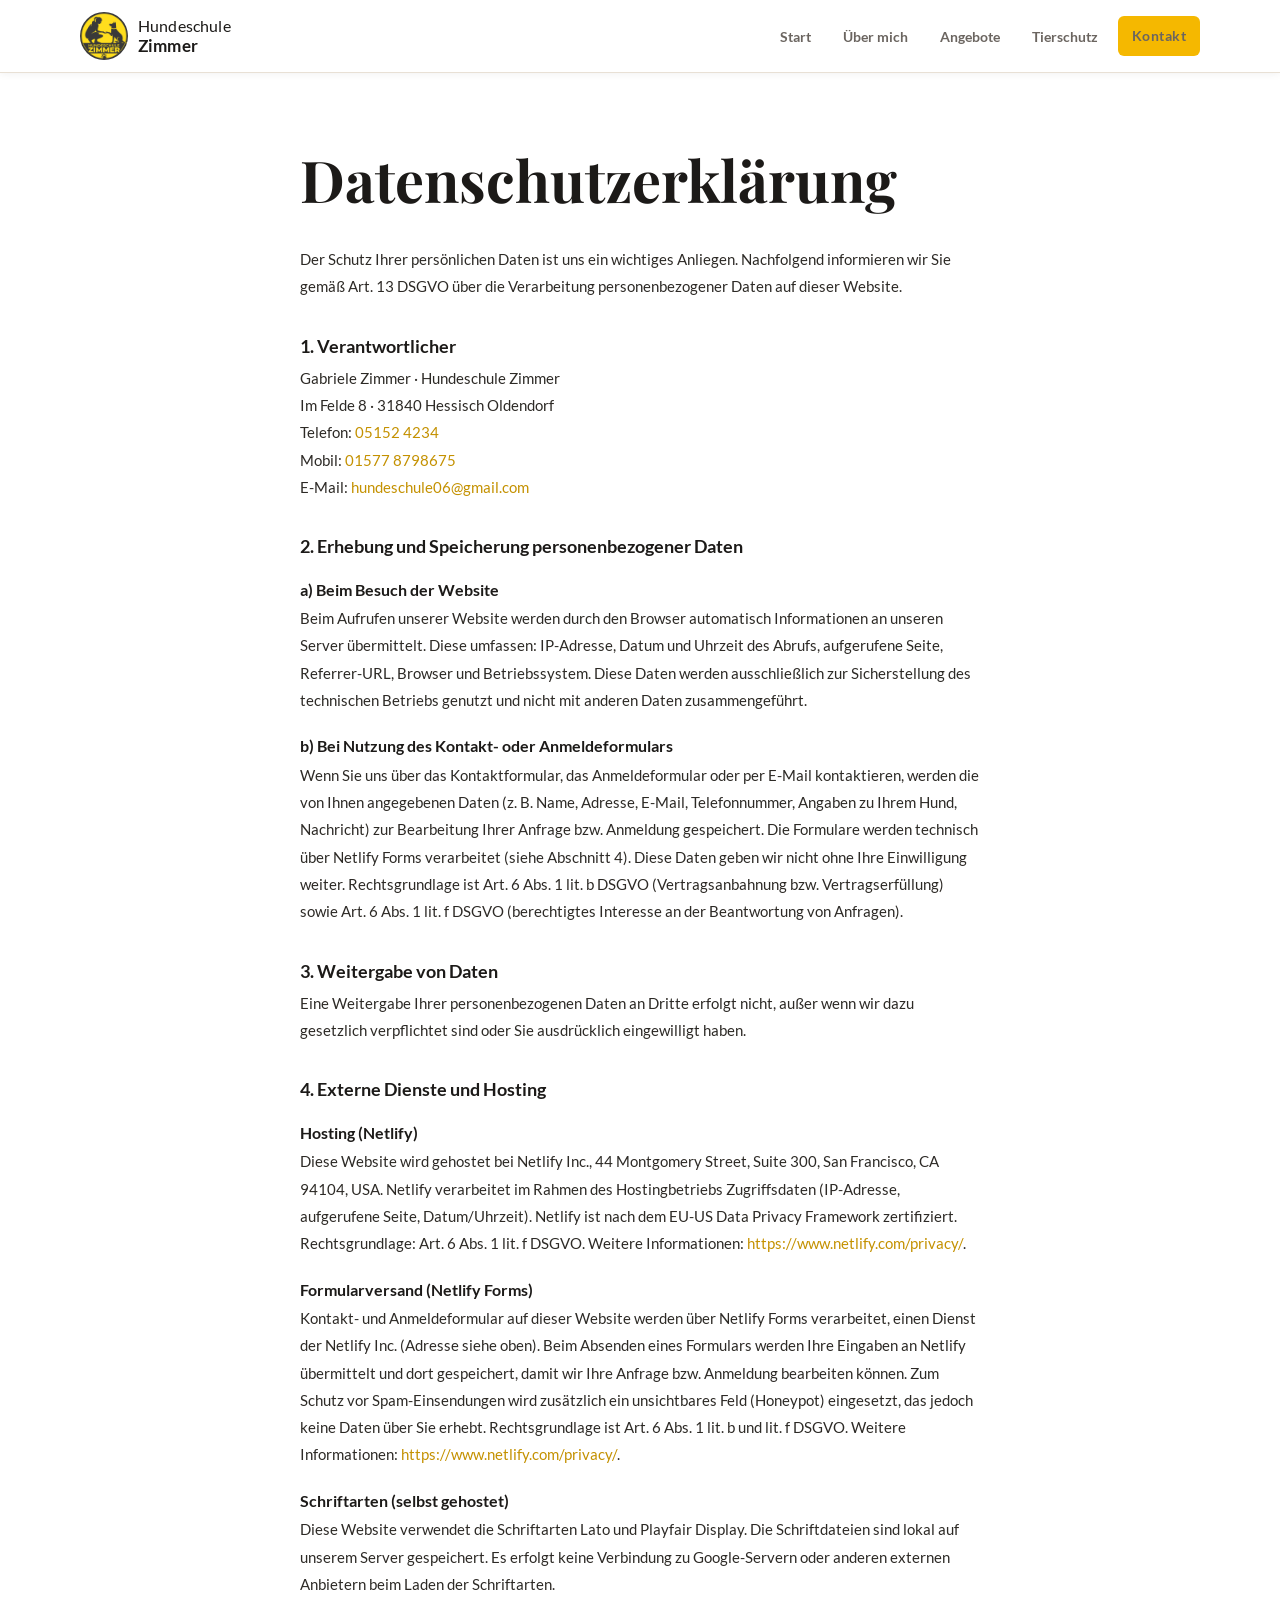
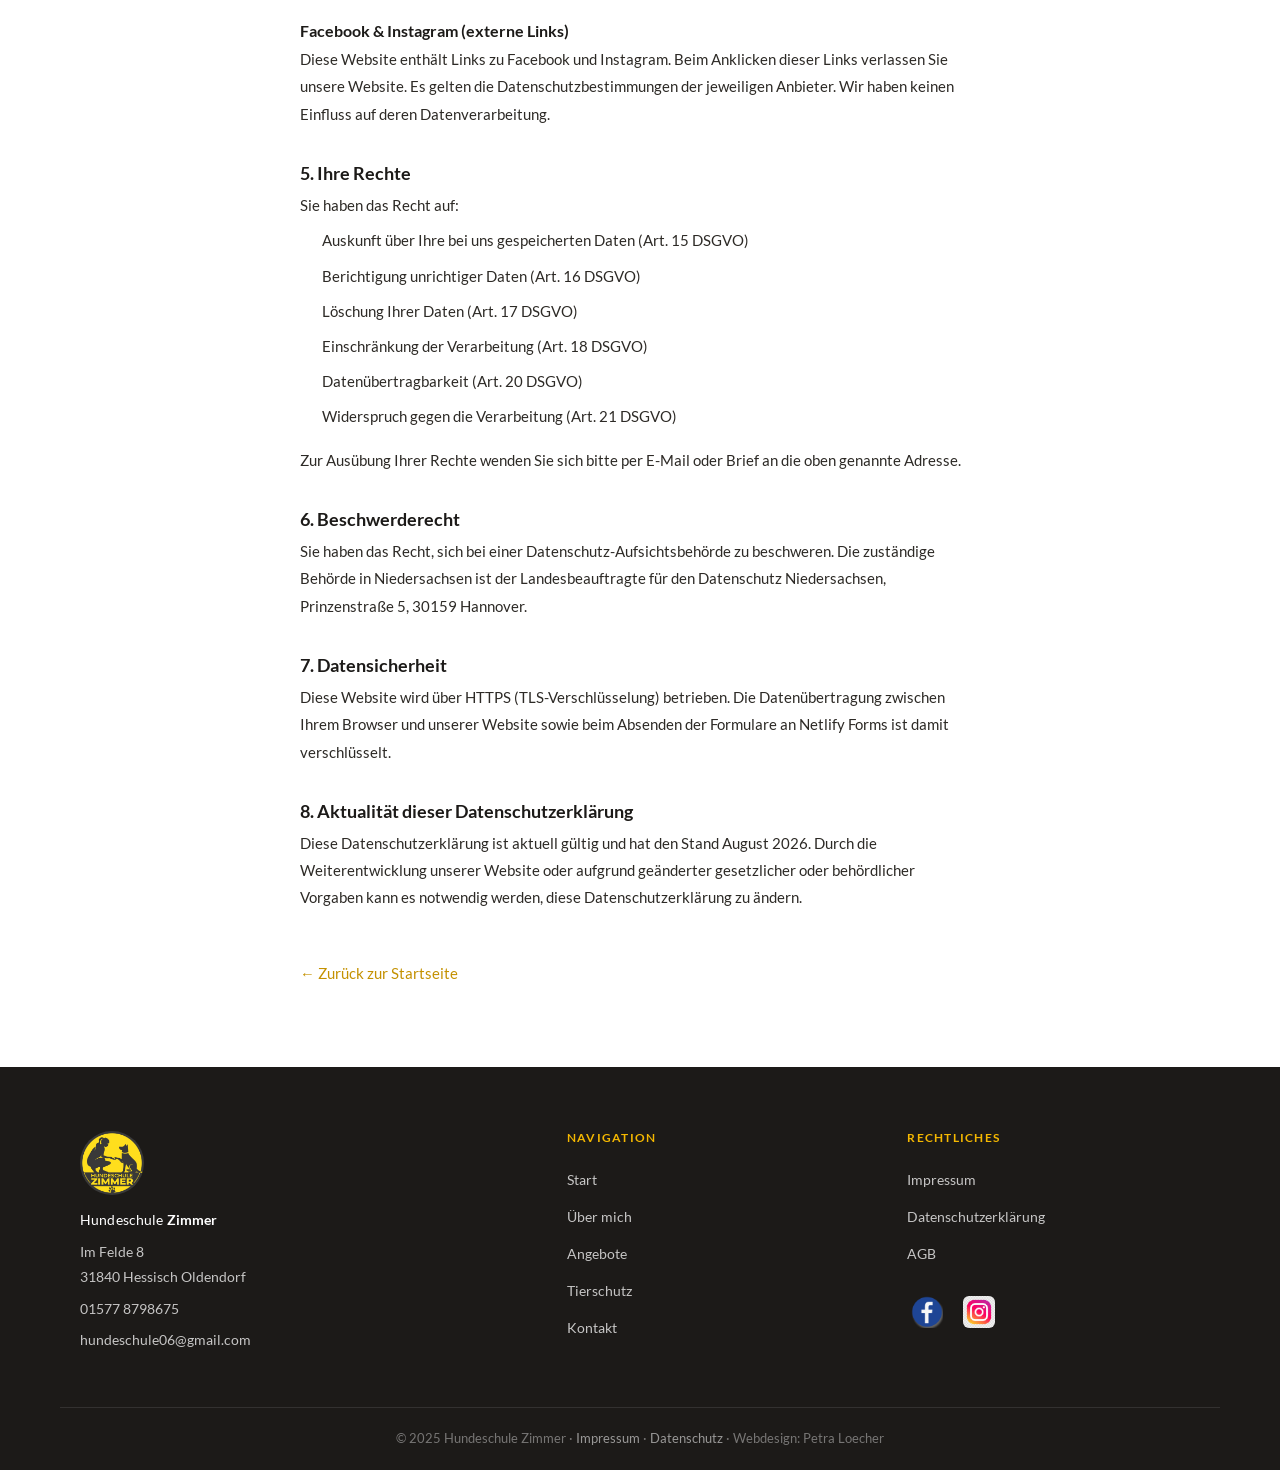
<file: datenschutz.html>
<!DOCTYPE html>
<html lang="de">
<head>
  <meta charset="UTF-8">
  <meta name="viewport" content="width=device-width, initial-scale=1.0">
  <title>Datenschutzerklärung – Hundeschule Zimmer</title>
  <meta name="robots" content="noindex">
  <link rel="icon" type="image/png" href="Favicon.png">
  <link rel="stylesheet" href="css/style.css">
  <style>
    .legal-content { max-width:720px; padding:72px 20px; margin:0 auto; }
    .legal-content h1 { margin-bottom:2rem; }
    .legal-content h2 { font-size:1.1rem; margin:2.2rem 0 0.5rem; font-family:var(--font-body); font-weight:700; }
    .legal-content h3 { font-size:1rem; margin:1.4rem 0 0.4rem; font-family:var(--font-body); font-weight:700; }
    .legal-content p, .legal-content li { font-size:0.92rem; color:#2D2A26; line-height:1.85; margin-bottom:0.5rem; }
    .legal-content ul { padding-left:1.4rem; margin-bottom:1rem; }
    .legal-content a { color:#C49100; }
  </style>
</head>
<body>

  <header class="site-header">
    <nav class="nav container">
      <a class="nav__logo" href="index.html">
        <img src="images/logo.jpg" alt="Hundeschule Zimmer Logo" class="nav__logo-img">
        <span class="logo-text">Hundeschule <strong>Zimmer</strong></span>
      </a>
      <button class="nav__toggle" aria-label="Menü öffnen" aria-expanded="false">&#9776;</button>
      <ul class="nav__links">
        <li><a href="index.html">Start</a></li>
        <li><a href="ueber-mich.html">Über mich</a></li>
        <li><a href="angebote.html">Angebote</a></li>
        <li><a href="tierschutz.html">Tierschutz</a></li>
        <li><a href="kontakt.html" class="btn btn--nav">Kontakt</a></li>
      </ul>
    </nav>
  </header>

  <div class="legal-content">
    <h1>Datenschutzerklärung</h1>
    <p>Der Schutz Ihrer persönlichen Daten ist uns ein wichtiges Anliegen. Nachfolgend informieren wir Sie gemäß Art. 13 DSGVO über die Verarbeitung personenbezogener Daten auf dieser Website.</p>

    <h2>1. Verantwortlicher</h2>
    <p>
      Gabriele Zimmer · Hundeschule Zimmer<br>
      Im Felde 8 · 31840 Hessisch Oldendorf<br>
      Telefon: <a href="tel:051524234">05152 4234</a><br>
      Mobil: <a href="tel:015778798675">01577 8798675</a><br>
      E-Mail: <a href="mailto:hundeschule06@gmail.com">hundeschule06@gmail.com</a>
    </p>

    <h2>2. Erhebung und Speicherung personenbezogener Daten</h2>
    <h3>a) Beim Besuch der Website</h3>
    <p>Beim Aufrufen unserer Website werden durch den Browser automatisch Informationen an unseren Server übermittelt. Diese umfassen: IP-Adresse, Datum und Uhrzeit des Abrufs, aufgerufene Seite, Referrer-URL, Browser und Betriebssystem. Diese Daten werden ausschließlich zur Sicherstellung des technischen Betriebs genutzt und nicht mit anderen Daten zusammengeführt.</p>

    <h3>b) Bei Nutzung des Kontakt- oder Anmeldeformulars</h3>
    <p>Wenn Sie uns über das Kontaktformular, das Anmeldeformular oder per E-Mail kontaktieren, werden die von Ihnen angegebenen Daten (z. B. Name, Adresse, E-Mail, Telefonnummer, Angaben zu Ihrem Hund, Nachricht) zur Bearbeitung Ihrer Anfrage bzw. Anmeldung gespeichert. Die Formulare werden technisch über Netlify Forms verarbeitet (siehe Abschnitt 4). Diese Daten geben wir nicht ohne Ihre Einwilligung weiter. Rechtsgrundlage ist Art. 6 Abs. 1 lit. b DSGVO (Vertragsanbahnung bzw. Vertragserfüllung) sowie Art. 6 Abs. 1 lit. f DSGVO (berechtigtes Interesse an der Beantwortung von Anfragen).</p>

    <h2>3. Weitergabe von Daten</h2>
    <p>Eine Weitergabe Ihrer personenbezogenen Daten an Dritte erfolgt nicht, außer wenn wir dazu gesetzlich verpflichtet sind oder Sie ausdrücklich eingewilligt haben.</p>

    <h2>4. Externe Dienste und Hosting</h2>
    <h3>Hosting (Netlify)</h3>
    <p>Diese Website wird gehostet bei Netlify Inc., 44 Montgomery Street, Suite 300, San Francisco, CA 94104, USA. Netlify verarbeitet im Rahmen des Hostingbetriebs Zugriffsdaten (IP-Adresse, aufgerufene Seite, Datum/Uhrzeit). Netlify ist nach dem EU-US Data Privacy Framework zertifiziert. Rechtsgrundlage: Art. 6 Abs. 1 lit. f DSGVO. Weitere Informationen: <a href="https://www.netlify.com/privacy/" target="_blank" rel="noopener">https://www.netlify.com/privacy/</a>.</p>

    <h3>Formularversand (Netlify Forms)</h3>
    <p>Kontakt- und Anmeldeformular auf dieser Website werden über Netlify Forms verarbeitet, einen Dienst der Netlify Inc. (Adresse siehe oben). Beim Absenden eines Formulars werden Ihre Eingaben an Netlify übermittelt und dort gespeichert, damit wir Ihre Anfrage bzw. Anmeldung bearbeiten können. Zum Schutz vor Spam-Einsendungen wird zusätzlich ein unsichtbares Feld (Honeypot) eingesetzt, das jedoch keine Daten über Sie erhebt. Rechtsgrundlage ist Art. 6 Abs. 1 lit. b und lit. f DSGVO. Weitere Informationen: <a href="https://www.netlify.com/privacy/" target="_blank" rel="noopener">https://www.netlify.com/privacy/</a>.</p>

    <h3>Schriftarten (selbst gehostet)</h3>
    <p>Diese Website verwendet die Schriftarten Lato und Playfair Display. Die Schriftdateien sind lokal auf unserem Server gespeichert. Es erfolgt keine Verbindung zu Google-Servern oder anderen externen Anbietern beim Laden der Schriftarten.</p>

    <h3>Facebook &amp; Instagram (externe Links)</h3>
    <p>Diese Website enthält Links zu Facebook und Instagram. Beim Anklicken dieser Links verlassen Sie unsere Website. Es gelten die Datenschutzbestimmungen der jeweiligen Anbieter. Wir haben keinen Einfluss auf deren Datenverarbeitung.</p>

    <h2>5. Ihre Rechte</h2>
    <p>Sie haben das Recht auf:</p>
    <ul>
      <li>Auskunft über Ihre bei uns gespeicherten Daten (Art. 15 DSGVO)</li>
      <li>Berichtigung unrichtiger Daten (Art. 16 DSGVO)</li>
      <li>Löschung Ihrer Daten (Art. 17 DSGVO)</li>
      <li>Einschränkung der Verarbeitung (Art. 18 DSGVO)</li>
      <li>Datenübertragbarkeit (Art. 20 DSGVO)</li>
      <li>Widerspruch gegen die Verarbeitung (Art. 21 DSGVO)</li>
    </ul>
    <p>Zur Ausübung Ihrer Rechte wenden Sie sich bitte per E-Mail oder Brief an die oben genannte Adresse.</p>

    <h2>6. Beschwerderecht</h2>
    <p>Sie haben das Recht, sich bei einer Datenschutz-Aufsichtsbehörde zu beschweren. Die zuständige Behörde in Niedersachsen ist der Landesbeauftragte für den Datenschutz Niedersachsen, Prinzenstraße 5, 30159 Hannover.</p>

    <h2>7. Datensicherheit</h2>
    <p>Diese Website wird über HTTPS (TLS-Verschlüsselung) betrieben. Die Datenübertragung zwischen Ihrem Browser und unserer Website sowie beim Absenden der Formulare an Netlify Forms ist damit verschlüsselt.</p>

    <h2>8. Aktualität dieser Datenschutzerklärung</h2>
    <p>Diese Datenschutzerklärung ist aktuell gültig und hat den Stand August 2026. Durch die Weiterentwicklung unserer Website oder aufgrund geänderter gesetzlicher oder behördlicher Vorgaben kann es notwendig werden, diese Datenschutzerklärung zu ändern.</p>

    <p style="margin-top:3rem"><a href="index.html">&larr; Zurück zur Startseite</a></p>
  </div>

  <footer class="site-footer">
    <div class="container footer__grid">
      <div class="footer__brand">
        <img src="images/logo.jpg" alt="Logo" style="height:64px;width:64px;border-radius:50%;object-fit:cover;margin-bottom:12px;">
        <p class="footer__logo">Hundeschule <strong>Zimmer</strong></p>
        <p>Im Felde 8<br>31840 Hessisch Oldendorf</p>
        <p><a href="tel:015778798675">01577 8798675</a></p>
        <p><a href="mailto:hundeschule06@gmail.com">hundeschule06@gmail.com</a></p>
      </div>
      <div class="footer__nav">
        <h4>Navigation</h4>
        <ul>
          <li><a href="index.html">Start</a></li>
          <li><a href="ueber-mich.html">Über mich</a></li>
          <li><a href="angebote.html">Angebote</a></li>
          <li><a href="tierschutz.html">Tierschutz</a></li>
          <li><a href="kontakt.html">Kontakt</a></li>
        </ul>
      </div>
      <div class="footer__legal">
        <h4>Rechtliches</h4>
        <ul>
          <li><a href="impressum.html">Impressum</a></li>
          <li><a href="datenschutz.html">Datenschutzerklärung</a></li>
          <li><a href="agb.html">AGB</a></li>
        </ul>
        <div class="footer__social">
          <a href="https://www.facebook.com/HundeschuleGabyZimmer/" target="_blank" rel="noopener" class="social-link social-link--icon" aria-label="Facebook">
            <img src="Logo/pngtree-facebook-social-media-icon-png-image_6315968.png" alt="Facebook">
          </a>
          <a href="https://www.instagram.com/hundeschulezimmer/" target="_blank" rel="noopener" class="social-link social-link--icon" aria-label="Instagram">
            <img src="Logo/instagram-vector-logo-icon-social-media-logotype_901408-392.avif" alt="Instagram">
          </a>
        </div>
      </div>
    </div>
    <div class="footer__bottom"><div class="container">
      <p>&copy; 2025 Hundeschule Zimmer &middot; <a href="impressum.html">Impressum</a> &middot; <a href="datenschutz.html">Datenschutz</a> &middot; Webdesign: Petra Loecher</p>
    </div></div>
  </footer>
  <script>document.querySelector('.nav__toggle').addEventListener('click',function(){const o=document.querySelector('.nav__links').classList.toggle('is-open');this.setAttribute('aria-expanded',o);});</script>
</body>
</html>
</file>
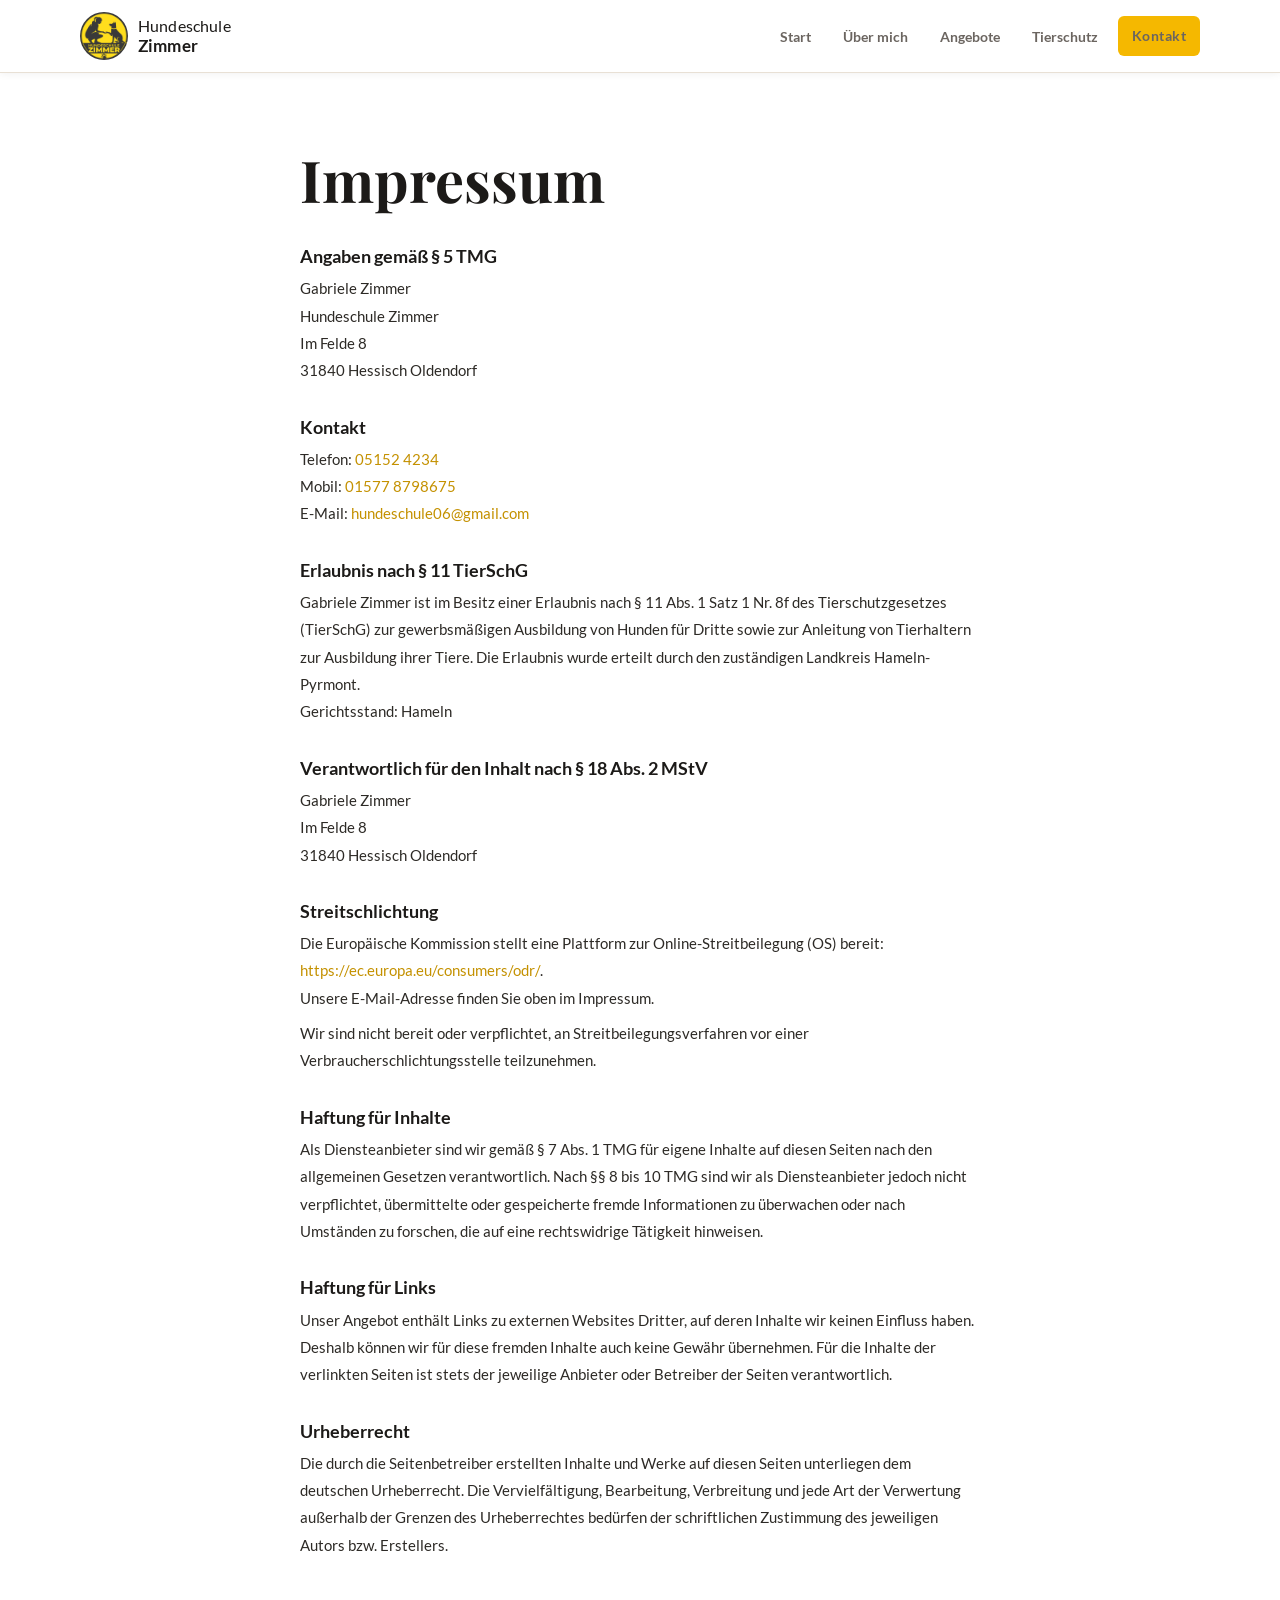
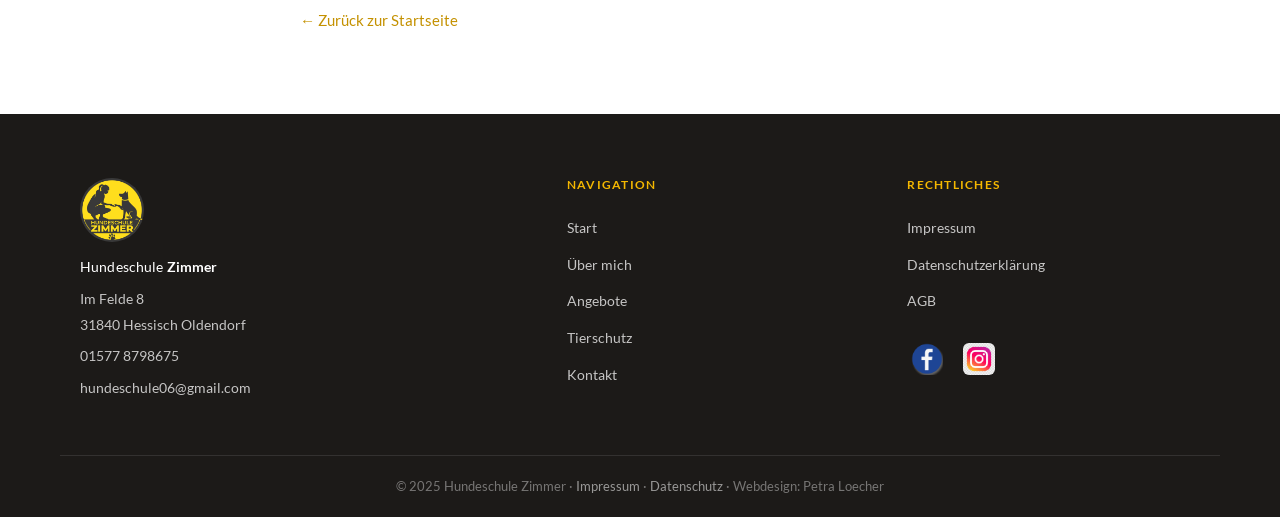
<file: impressum.html>
<!DOCTYPE html>
<html lang="de">
<head>
  <meta charset="UTF-8">
  <meta name="viewport" content="width=device-width, initial-scale=1.0">
  <title>Impressum – Hundeschule Zimmer</title>
  <meta name="robots" content="noindex">
  <link rel="icon" type="image/png" href="Favicon.png">
  <link rel="stylesheet" href="css/style.css">
  <style>
    .legal-content { max-width:720px; padding:72px 20px; margin:0 auto; }
    .legal-content h1 { margin-bottom:2rem; }
    .legal-content h2 { font-size:1.1rem; margin:2rem 0 0.5rem; font-family:var(--font-body); font-weight:700; }
    .legal-content p, .legal-content address { font-size:0.95rem; color:#2D2A26; font-style:normal; line-height:1.8; margin-bottom:0.5rem; }
    .legal-content a { color:#C49100; }
  </style>
</head>
<body>

  <header class="site-header">
    <nav class="nav container">
      <a class="nav__logo" href="index.html">
        <img src="images/logo.jpg" alt="Hundeschule Zimmer Logo" class="nav__logo-img">
        <span class="logo-text">Hundeschule <strong>Zimmer</strong></span>
      </a>
      <button class="nav__toggle" aria-label="Menü öffnen" aria-expanded="false">&#9776;</button>
      <ul class="nav__links">
        <li><a href="index.html">Start</a></li>
        <li><a href="ueber-mich.html">Über mich</a></li>
        <li><a href="angebote.html">Angebote</a></li>
        <li><a href="tierschutz.html">Tierschutz</a></li>
        <li><a href="kontakt.html" class="btn btn--nav">Kontakt</a></li>
      </ul>
    </nav>
  </header>

  <div class="legal-content">
    <h1>Impressum</h1>

    <h2>Angaben gemäß § 5 TMG</h2>
    <address>
      Gabriele Zimmer<br>
      Hundeschule Zimmer<br>
      Im Felde 8<br>
      31840 Hessisch Oldendorf
    </address>

    <h2>Kontakt</h2>
    <p>
      Telefon: <a href="tel:051524234">05152 4234</a><br>
      Mobil: <a href="tel:015778798675">01577 8798675</a><br>
      E-Mail: <a href="mailto:hundeschule06@gmail.com">hundeschule06@gmail.com</a>
    </p>

    <h2>Erlaubnis nach § 11 TierSchG</h2>
    <p>
      Gabriele Zimmer ist im Besitz einer Erlaubnis nach § 11 Abs. 1 Satz 1 Nr. 8f des Tierschutzgesetzes (TierSchG) zur gewerbsmäßigen Ausbildung von Hunden für Dritte sowie zur Anleitung von Tierhaltern zur Ausbildung ihrer Tiere. Die Erlaubnis wurde erteilt durch den zuständigen Landkreis Hameln-Pyrmont.<br>
      Gerichtsstand: Hameln
    </p>

    <h2>Verantwortlich für den Inhalt nach § 18 Abs. 2 MStV</h2>
    <address>
      Gabriele Zimmer<br>
      Im Felde 8<br>
      31840 Hessisch Oldendorf
    </address>

    <h2>Streitschlichtung</h2>
    <p>Die Europäische Kommission stellt eine Plattform zur Online-Streitbeilegung (OS) bereit: <a href="https://ec.europa.eu/consumers/odr/" target="_blank" rel="noopener">https://ec.europa.eu/consumers/odr/</a>.<br>
    Unsere E-Mail-Adresse finden Sie oben im Impressum.</p>
    <p>Wir sind nicht bereit oder verpflichtet, an Streitbeilegungsverfahren vor einer Verbraucherschlichtungsstelle teilzunehmen.</p>

    <h2>Haftung für Inhalte</h2>
    <p>Als Diensteanbieter sind wir gemäß § 7 Abs. 1 TMG für eigene Inhalte auf diesen Seiten nach den allgemeinen Gesetzen verantwortlich. Nach §§ 8 bis 10 TMG sind wir als Diensteanbieter jedoch nicht verpflichtet, übermittelte oder gespeicherte fremde Informationen zu überwachen oder nach Umständen zu forschen, die auf eine rechtswidrige Tätigkeit hinweisen.</p>

    <h2>Haftung für Links</h2>
    <p>Unser Angebot enthält Links zu externen Websites Dritter, auf deren Inhalte wir keinen Einfluss haben. Deshalb können wir für diese fremden Inhalte auch keine Gewähr übernehmen. Für die Inhalte der verlinkten Seiten ist stets der jeweilige Anbieter oder Betreiber der Seiten verantwortlich.</p>

    <h2>Urheberrecht</h2>
    <p>Die durch die Seitenbetreiber erstellten Inhalte und Werke auf diesen Seiten unterliegen dem deutschen Urheberrecht. Die Vervielfältigung, Bearbeitung, Verbreitung und jede Art der Verwertung außerhalb der Grenzen des Urheberrechtes bedürfen der schriftlichen Zustimmung des jeweiligen Autors bzw. Erstellers.</p>

    <p style="margin-top:3rem"><a href="index.html">&larr; Zurück zur Startseite</a></p>
  </div>

  <footer class="site-footer">
    <div class="container footer__grid">
      <div class="footer__brand">
        <img src="images/logo.jpg" alt="Logo" style="height:64px;width:64px;border-radius:50%;object-fit:cover;margin-bottom:12px;">
        <p class="footer__logo">Hundeschule <strong>Zimmer</strong></p>
        <p>Im Felde 8<br>31840 Hessisch Oldendorf</p>
        <p><a href="tel:015778798675">01577 8798675</a></p>
        <p><a href="mailto:hundeschule06@gmail.com">hundeschule06@gmail.com</a></p>
      </div>
      <div class="footer__nav">
        <h4>Navigation</h4>
        <ul>
          <li><a href="index.html">Start</a></li>
          <li><a href="ueber-mich.html">Über mich</a></li>
          <li><a href="angebote.html">Angebote</a></li>
          <li><a href="tierschutz.html">Tierschutz</a></li>
          <li><a href="kontakt.html">Kontakt</a></li>
        </ul>
      </div>
      <div class="footer__legal">
        <h4>Rechtliches</h4>
        <ul>
          <li><a href="impressum.html">Impressum</a></li>
          <li><a href="datenschutz.html">Datenschutzerklärung</a></li>
          <li><a href="agb.html">AGB</a></li>
        </ul>
        <div class="footer__social">
          <a href="https://www.facebook.com/HundeschuleGabyZimmer/" target="_blank" rel="noopener" class="social-link social-link--icon" aria-label="Facebook">
            <img src="Logo/pngtree-facebook-social-media-icon-png-image_6315968.png" alt="Facebook">
          </a>
          <a href="https://www.instagram.com/hundeschulezimmer/" target="_blank" rel="noopener" class="social-link social-link--icon" aria-label="Instagram">
            <img src="Logo/instagram-vector-logo-icon-social-media-logotype_901408-392.avif" alt="Instagram">
          </a>
        </div>
      </div>
    </div>
    <div class="footer__bottom"><div class="container">
      <p>&copy; 2025 Hundeschule Zimmer &middot; <a href="impressum.html">Impressum</a> &middot; <a href="datenschutz.html">Datenschutz</a> &middot; Webdesign: Petra Loecher</p>
    </div></div>
  </footer>
  <script>document.querySelector('.nav__toggle').addEventListener('click',function(){const o=document.querySelector('.nav__links').classList.toggle('is-open');this.setAttribute('aria-expanded',o);});</script>
</body>
</html>
</file>
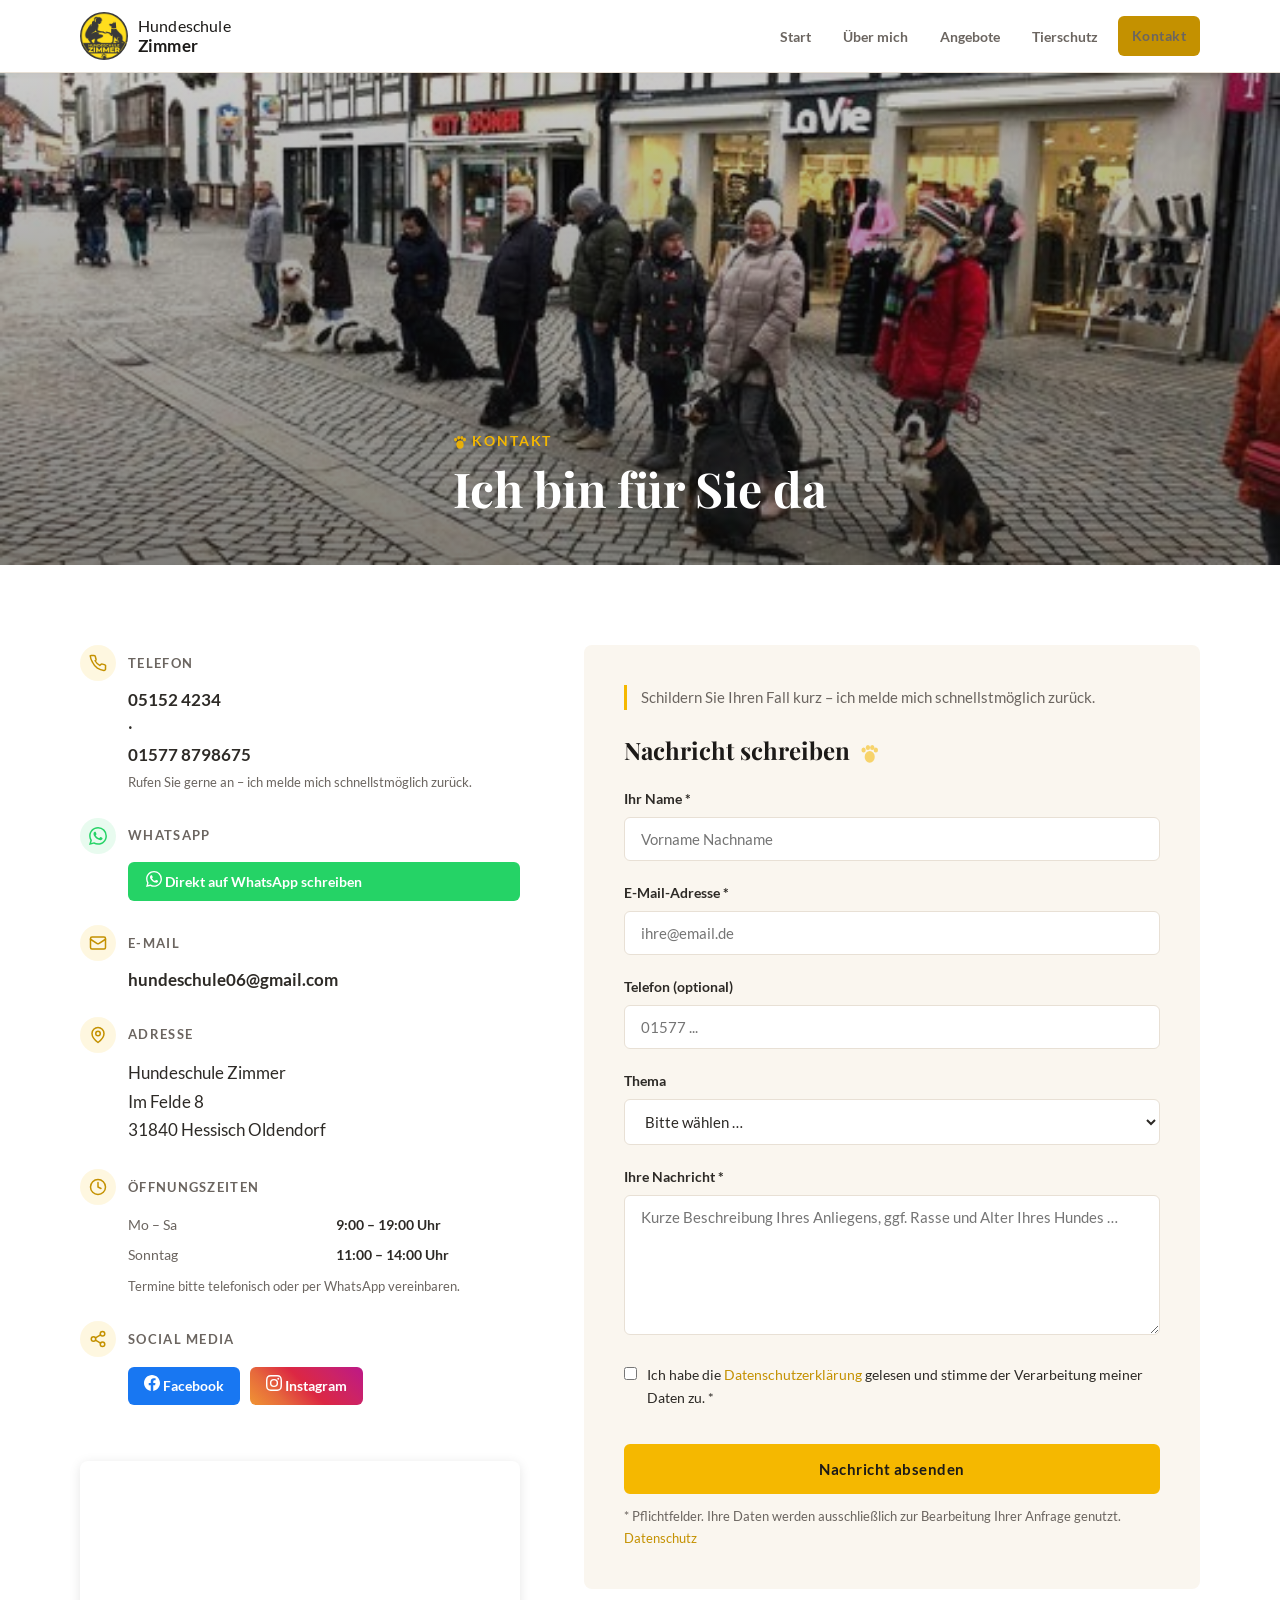
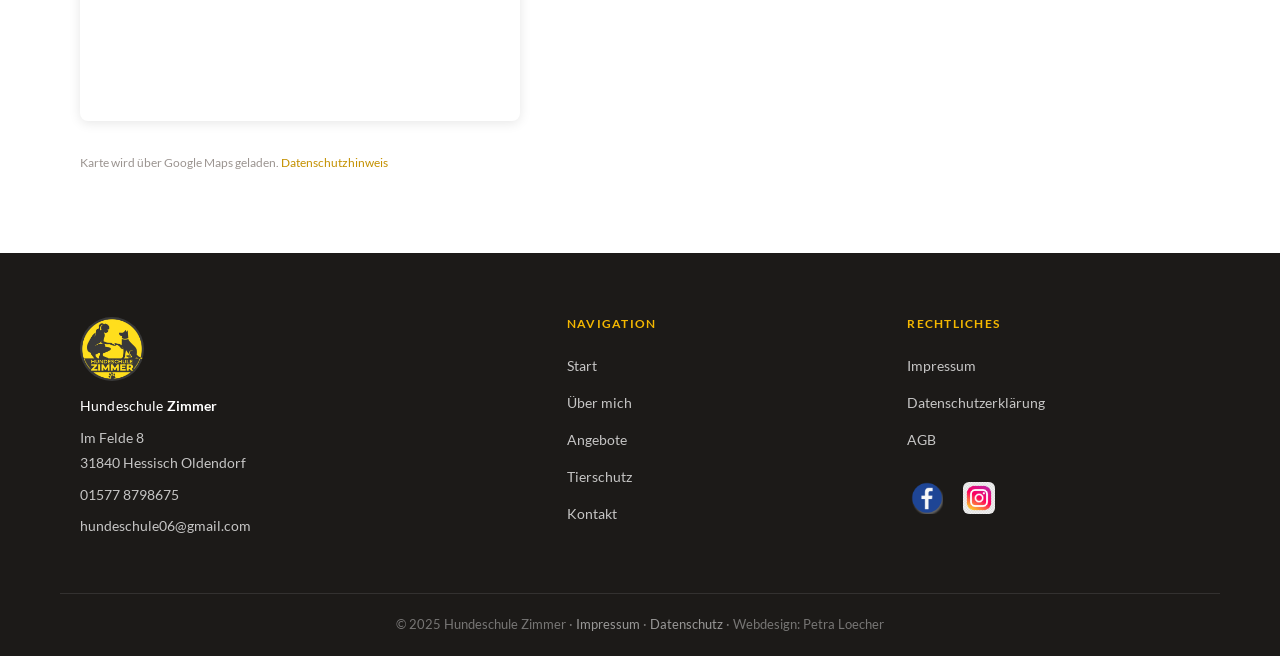
<file: kontakt.html>
<!DOCTYPE html>
<html lang="de">
<head>
  <meta charset="UTF-8">
  <meta name="viewport" content="width=device-width, initial-scale=1.0">
  <title>Kontakt – Hundeschule Zimmer Hessisch Oldendorf</title>
  <meta name="description" content="Kontaktieren Sie Hundeschule Zimmer in Hessisch Oldendorf. Tel: 01577 8798675. Formular, Adresse und Anfahrt.">
  <link rel="icon" type="image/png" href="Favicon.png">
  <link rel="stylesheet" href="css/style.css">
  <style>
    .contact-grid { display:grid; grid-template-columns:1fr 1.4fr; gap:64px; align-items:start; }
    .contact-info { display:flex; flex-direction:column; gap:24px; }
    .contact-info__item { display:flex; flex-direction:column; gap:6px; }
    .ci-header { display:flex; align-items:center; gap:12px; }
    .ci-icon {
      width:36px; height:36px; border-radius:50%;
      background:rgba(245,184,0,0.12);
      display:flex; align-items:center; justify-content:center;
      flex-shrink:0; color:#C49100;
    }
    .ci-icon svg { width:18px; height:18px; }
    .ci-header strong { font-size:0.82rem; font-weight:700; letter-spacing:0.1em; text-transform:uppercase; color:#6B6560; }
    .ci-body { padding-left:48px; }
    .ci-body a { color:#2D2A26; font-weight:700; display:block; line-height:1.5; }
    .ci-body a:hover { color:#C49100; }
    .ci-body span { line-height:1.7; display:block; }
    .ci-note { font-size:0.82rem; color:#6B6560; margin-top:4px; }
    .hours-grid { display:grid; grid-template-columns:1fr 1fr; gap:6px 24px; margin-top:2px; }
    .hours-row { display:contents; }
    .hours-row span:first-child { color:#6B6560; font-size:0.88rem; }
    .hours-row span:last-child { font-weight:700; font-size:0.88rem; }
    /* WhatsApp */
    .ci-icon--wa { background:rgba(37,211,102,0.1); color:#25D366; }
    .wa-link {
      display:inline-flex; align-items:center; gap:8px;
      background:#25D366; color:#fff !important;
      padding:9px 18px; border-radius:6px; font-size:0.9rem;
      font-weight:700; margin-top:2px; transition:background .15s;
    }
    .wa-link:hover { background:#1ebe5d; color:#fff !important; }
    .wa-link svg { width:16px; height:16px; fill:#fff; flex-shrink:0; }
    /* Social brand icons */
    .social-brand-links { display:flex; gap:10px; flex-wrap:wrap; margin-top:4px; }
    .brand-btn {
      display:inline-flex; align-items:center; gap:8px;
      padding:8px 16px; border-radius:6px; font-size:0.88rem;
      font-weight:700; transition:opacity .15s;
    }
    .brand-btn:hover { opacity:.85; }
    .brand-btn--fb { background:#1877F2; color:#fff !important; }
    .brand-btn--ig { background:linear-gradient(45deg,#f09433,#e6683c,#dc2743,#cc2366,#bc1888); color:#fff !important; }
    .brand-btn svg { width:16px; height:16px; flex-shrink:0; }
    /* Paw decoration */
    .paw-deco { color:var(--gold,#F5B800); opacity:0.22; font-size:1.1rem; user-select:none; }
    /* Form */
    .contact-form { background:#FAF6EF; padding:40px; border-radius:8px; }
    .form-group { margin-bottom:20px; }
    .form-group label { display:block; font-size:0.88rem; font-weight:700; margin-bottom:6px; color:#2D2A26; }
    .form-group input, .form-group textarea, .form-group select {
      width:100%; padding:12px 16px; border:1.5px solid #E8E0D5; border-radius:6px;
      font-family:inherit; font-size:0.95rem; color:#2D2A26; background:#fff;
      transition:border-color 0.15s; outline:none;
    }
    .form-group input:focus, .form-group textarea:focus { border-color:#F5B800; }
    .form-group textarea { min-height:140px; resize:vertical; }
    .form-note { font-size:0.8rem; color:#6B6560; margin-top:12px; }
    .form-note a { color:#C49100; }
    .form-success, .form-error { padding:20px; border-radius:6px; font-size:0.95rem; line-height:1.7; }
    .form-success { background:#F1F7EC; border-left:3px solid #6B9E4A; color:#2D2A26; }
    .form-error { background:#FBEFEC; border-left:3px solid #C4573A; color:#2D2A26; margin-top:16px; }
    .map-placeholder { background:#E8E0D5; border-radius:8px; height:220px; display:flex; align-items:center; justify-content:center; margin-top:32px; }
    .map-placeholder a { color:#C49100; font-weight:700; text-decoration:underline; }
    @media(max-width:768px){ .contact-grid{grid-template-columns:1fr;gap:40px;} .contact-form{padding:24px;} }
  </style>
</head>
<body>

  <header class="site-header">
    <nav class="nav container">
      <a class="nav__logo" href="index.html">
        <img src="images/logo.jpg" alt="Hundeschule Zimmer Logo" class="nav__logo-img">
        <span class="logo-text">Hundeschule <strong>Zimmer</strong></span>
      </a>
      <button class="nav__toggle" aria-label="Menü öffnen" aria-expanded="false">&#9776;</button>
      <ul class="nav__links">
        <li><a href="index.html">Start</a></li>
        <li><a href="ueber-mich.html">Über mich</a></li>
        <li><a href="angebote.html">Angebote</a></li>
        <li><a href="tierschutz.html">Tierschutz</a></li>
        <li><a href="kontakt.html" class="btn btn--nav active">Kontakt</a></li>
      </ul>
    </nav>
  </header>

  <section class="page-hero page-hero--compact" style="background-image:url('images/sachkunde-hero.jpg')">
    <div class="page-hero__overlay"></div>
    <div class="page-hero__content container">
      <p class="hero__eyebrow">
        <svg width="13" height="13" viewBox="0 0 50 50" fill="currentColor" aria-hidden="true" style="display:inline;vertical-align:middle;margin-right:6px;opacity:.9"><ellipse cx="10" cy="14" rx="6" ry="7"/><ellipse cx="22" cy="7" rx="6" ry="7"/><ellipse cx="34" cy="7" rx="6" ry="7"/><ellipse cx="44" cy="14" rx="6" ry="7"/><ellipse cx="27" cy="33" rx="14" ry="16"/></svg>Kontakt
      </p>
      <h1>Ich bin für Sie da</h1>
    </div>
  </section>

  <section class="section">
    <div class="container contact-grid">

      <!-- Info -->
      <div class="contact-info">

        <!-- Telefon -->
        <div class="contact-info__item">
          <div class="ci-header">
            <div class="ci-icon">
              <svg viewBox="0 0 24 24" fill="none" stroke="currentColor" stroke-width="2" stroke-linecap="round" stroke-linejoin="round"><path d="M22 16.92v3a2 2 0 0 1-2.18 2 19.79 19.79 0 0 1-8.63-3.07A19.5 19.5 0 0 1 4.69 11a19.79 19.79 0 0 1-3.07-8.67A2 2 0 0 1 3.6 2h3a2 2 0 0 1 2 1.72c.127.96.361 1.903.7 2.81a2 2 0 0 1-.45 2.11L8.09 9a16 16 0 0 0 6.29 6.29l1.36-1.36a2 2 0 0 1 2.11-.45c.907.339 1.85.573 2.81.7A2 2 0 0 1 22 16.92z"/></svg>
            </div>
            <strong>Telefon</strong>
          </div>
          <div class="ci-body">
            <a href="tel:051524234">05152 4234</a> &middot; <a href="tel:015778798675">01577 8798675</a>
            <p class="ci-note">Rufen Sie gerne an – ich melde mich schnellstmöglich zurück.</p>
          </div>
        </div>

        <!-- WhatsApp -->
        <div class="contact-info__item">
          <div class="ci-header">
            <div class="ci-icon ci-icon--wa">
              <svg viewBox="0 0 24 24" fill="currentColor"><path d="M17.472 14.382c-.297-.149-1.758-.867-2.03-.967-.273-.099-.471-.148-.67.15-.197.297-.767.966-.94 1.164-.173.199-.347.223-.644.075-.297-.15-1.255-.463-2.39-1.475-.883-.788-1.48-1.761-1.653-2.059-.173-.297-.018-.458.13-.606.134-.133.298-.347.446-.52.149-.174.198-.298.298-.497.099-.198.05-.371-.025-.52-.075-.149-.669-1.612-.916-2.207-.242-.579-.487-.5-.669-.51-.173-.008-.371-.01-.57-.01-.198 0-.52.074-.792.372-.272.297-1.04 1.016-1.04 2.479 0 1.462 1.065 2.875 1.213 3.074.149.198 2.096 3.2 5.077 4.487.709.306 1.262.489 1.694.625.712.227 1.36.195 1.871.118.571-.085 1.758-.719 2.006-1.413.248-.694.248-1.289.173-1.413-.074-.124-.272-.198-.57-.347m-5.421 7.403h-.004a9.87 9.87 0 0 1-5.031-1.378l-.361-.214-3.741.982.998-3.648-.235-.374a9.86 9.86 0 0 1-1.51-5.26c.001-5.45 4.436-9.884 9.888-9.884 2.64 0 5.122 1.03 6.988 2.898a9.825 9.825 0 0 1 2.893 6.994c-.003 5.45-4.437 9.884-9.885 9.884m8.413-18.297A11.815 11.815 0 0 0 12.05 0C5.495 0 .16 5.335.157 11.892c0 2.096.547 4.142 1.588 5.945L.057 24l6.305-1.654a11.882 11.882 0 0 0 5.683 1.448h.005c6.554 0 11.89-5.335 11.893-11.893a11.821 11.821 0 0 0-3.48-8.413Z"/></svg>
            </div>
            <strong>WhatsApp</strong>
          </div>
          <div class="ci-body">
            <a href="https://wa.me/4915778798675" target="_blank" rel="noopener" class="wa-link">
              <svg viewBox="0 0 24 24"><path d="M17.472 14.382c-.297-.149-1.758-.867-2.03-.967-.273-.099-.471-.148-.67.15-.197.297-.767.966-.94 1.164-.173.199-.347.223-.644.075-.297-.15-1.255-.463-2.39-1.475-.883-.788-1.48-1.761-1.653-2.059-.173-.297-.018-.458.13-.606.134-.133.298-.347.446-.52.149-.174.198-.298.298-.497.099-.198.05-.371-.025-.52-.075-.149-.669-1.612-.916-2.207-.242-.579-.487-.5-.669-.51-.173-.008-.371-.01-.57-.01-.198 0-.52.074-.792.372-.272.297-1.04 1.016-1.04 2.479 0 1.462 1.065 2.875 1.213 3.074.149.198 2.096 3.2 5.077 4.487.709.306 1.262.489 1.694.625.712.227 1.36.195 1.871.118.571-.085 1.758-.719 2.006-1.413.248-.694.248-1.289.173-1.413-.074-.124-.272-.198-.57-.347m-5.421 7.403h-.004a9.87 9.87 0 0 1-5.031-1.378l-.361-.214-3.741.982.998-3.648-.235-.374a9.86 9.86 0 0 1-1.51-5.26c.001-5.45 4.436-9.884 9.888-9.884 2.64 0 5.122 1.03 6.988 2.898a9.825 9.825 0 0 1 2.893 6.994c-.003 5.45-4.437 9.884-9.885 9.884m8.413-18.297A11.815 11.815 0 0 0 12.05 0C5.495 0 .16 5.335.157 11.892c0 2.096.547 4.142 1.588 5.945L.057 24l6.305-1.654a11.882 11.882 0 0 0 5.683 1.448h.005c6.554 0 11.89-5.335 11.893-11.893a11.821 11.821 0 0 0-3.48-8.413Z"/></svg>
              Direkt auf WhatsApp schreiben
            </a>
          </div>
        </div>

        <!-- E-Mail -->
        <div class="contact-info__item">
          <div class="ci-header">
            <div class="ci-icon">
              <svg viewBox="0 0 24 24" fill="none" stroke="currentColor" stroke-width="2" stroke-linecap="round" stroke-linejoin="round"><rect x="2" y="4" width="20" height="16" rx="2"/><path d="m22 7-8.97 5.7a1.94 1.94 0 0 1-2.06 0L2 7"/></svg>
            </div>
            <strong>E-Mail</strong>
          </div>
          <div class="ci-body">
            <a href="mailto:hundeschule06@gmail.com">hundeschule06@gmail.com</a>
          </div>
        </div>

        <!-- Adresse -->
        <div class="contact-info__item">
          <div class="ci-header">
            <div class="ci-icon">
              <svg viewBox="0 0 24 24" fill="none" stroke="currentColor" stroke-width="2" stroke-linecap="round" stroke-linejoin="round"><path d="M20 10c0 6-8 12-8 12s-8-6-8-12a8 8 0 0 1 16 0Z"/><circle cx="12" cy="10" r="3"/></svg>
            </div>
            <strong>Adresse</strong>
          </div>
          <div class="ci-body">
            <span>Hundeschule Zimmer<br>Im Felde 8<br>31840 Hessisch Oldendorf</span>
          </div>
        </div>

        <!-- Öffnungszeiten -->
        <div class="contact-info__item">
          <div class="ci-header">
            <div class="ci-icon">
              <svg viewBox="0 0 24 24" fill="none" stroke="currentColor" stroke-width="2" stroke-linecap="round" stroke-linejoin="round"><circle cx="12" cy="12" r="10"/><polyline points="12 6 12 12 16 14"/></svg>
            </div>
            <strong>Öffnungszeiten</strong>
          </div>
          <div class="ci-body">
            <div class="hours-grid">
              <div class="hours-row"><span>Mo – Sa</span><span>9:00 – 19:00 Uhr</span></div>
              <div class="hours-row"><span>Sonntag</span><span>11:00 – 14:00 Uhr</span></div>
            </div>
            <p class="ci-note" style="margin-top:8px">Termine bitte telefonisch oder per WhatsApp vereinbaren.</p>
          </div>
        </div>

        <!-- Social Media -->
        <div class="contact-info__item">
          <div class="ci-header">
            <div class="ci-icon">
              <svg viewBox="0 0 24 24" fill="none" stroke="currentColor" stroke-width="2" stroke-linecap="round" stroke-linejoin="round"><circle cx="18" cy="5" r="3"/><circle cx="6" cy="12" r="3"/><circle cx="18" cy="19" r="3"/><line x1="8.59" y1="13.51" x2="15.42" y2="17.49"/><line x1="15.41" y1="6.51" x2="8.59" y2="10.49"/></svg>
            </div>
            <strong>Social Media</strong>
          </div>
          <div class="ci-body">
            <div class="social-brand-links">
              <a href="https://www.facebook.com/HundeschuleGabyZimmer/" target="_blank" rel="noopener" class="brand-btn brand-btn--fb">
                <svg viewBox="0 0 24 24" fill="currentColor"><path d="M24 12.073c0-6.627-5.373-12-12-12s-12 5.373-12 12c0 5.99 4.388 10.954 10.125 11.854v-8.385H7.078v-3.47h3.047V9.43c0-3.007 1.792-4.669 4.533-4.669 1.312 0 2.686.235 2.686.235v2.953H15.83c-1.491 0-1.956.925-1.956 1.874v2.25h3.328l-.532 3.47h-2.796v8.385C19.612 23.027 24 18.062 24 12.073z"/></svg>
                Facebook
              </a>
              <a href="https://www.instagram.com/hundeschulezimmer/" target="_blank" rel="noopener" class="brand-btn brand-btn--ig">
                <svg viewBox="0 0 24 24" fill="currentColor"><path d="M12 2.163c3.204 0 3.584.012 4.85.07 3.252.148 4.771 1.691 4.919 4.919.058 1.265.069 1.645.069 4.849 0 3.205-.012 3.584-.069 4.849-.149 3.225-1.664 4.771-4.919 4.919-1.266.058-1.644.07-4.85.07-3.204 0-3.584-.012-4.849-.07-3.26-.149-4.771-1.699-4.919-4.92-.058-1.265-.07-1.644-.07-4.849 0-3.204.013-3.583.07-4.849.149-3.227 1.664-4.771 4.919-4.919 1.266-.057 1.645-.069 4.849-.069zM12 0C8.741 0 8.333.014 7.053.072 2.695.272.273 2.69.073 7.052.014 8.333 0 8.741 0 12c0 3.259.014 3.668.072 4.948.2 4.358 2.618 6.78 6.98 6.98C8.333 23.986 8.741 24 12 24c3.259 0 3.668-.014 4.948-.072 4.354-.2 6.782-2.618 6.979-6.98.059-1.28.073-1.689.073-4.948 0-3.259-.014-3.667-.072-4.947-.196-4.354-2.617-6.78-6.979-6.98C15.668.014 15.259 0 12 0zm0 5.838a6.162 6.162 0 1 0 0 12.324 6.162 6.162 0 0 0 0-12.324zM12 16a4 4 0 1 1 0-8 4 4 0 0 1 0 8zm6.406-11.845a1.44 1.44 0 1 0 0 2.881 1.44 1.44 0 0 0 0-2.881z"/></svg>
                Instagram
              </a>
            </div>
          </div>
        </div>

        <div style="margin-top:32px;border-radius:8px;overflow:hidden;box-shadow:0 2px 12px rgba(0,0,0,0.1)">
          <iframe
            src="https://maps.google.com/maps?q=Im+Felde+8%2C+31840+Hessisch+Oldendorf&output=embed&hl=de&z=15"
            width="100%" height="260" style="border:0;display:block;"
            allowfullscreen="" loading="lazy" referrerpolicy="no-referrer-when-downgrade"
            title="Standort Hundeschule Zimmer">
          </iframe>
        </div>
        <p style="font-size:0.75rem;color:#9B9490;margin-top:8px">
          Karte wird über Google Maps geladen. <a href="datenschutz.html" style="color:#C49100">Datenschutzhinweis</a>
        </p>
      </div>

      <!-- Formular -->
      <div class="contact-form">
        <p style="font-size:0.92rem;color:#6B6560;margin-bottom:1.6rem;line-height:1.7;border-left:3px solid #F5B800;padding-left:14px;">
          Schildern Sie Ihren Fall kurz – ich melde mich schnellstmöglich zurück.
        </p>
        <h2 style="margin-bottom:1.4rem;font-size:1.5rem">Nachricht schreiben <svg width="18" height="18" viewBox="0 0 50 50" fill="#F5B800" aria-hidden="true" style="display:inline;vertical-align:middle;opacity:0.55;margin-left:4px"><ellipse cx="10" cy="14" rx="6" ry="7"/><ellipse cx="22" cy="7" rx="6" ry="7"/><ellipse cx="34" cy="7" rx="6" ry="7"/><ellipse cx="44" cy="14" rx="6" ry="7"/><ellipse cx="27" cy="33" rx="14" ry="16"/></svg></h2>
        <form id="kontakt-form" name="kontakt" method="POST" data-netlify="true" netlify-honeypot="bot-field">
          <input type="hidden" name="form-name" value="kontakt">
          <p style="position:absolute;left:-9999px">
            <label>Nicht ausfüllen, falls Sie ein Mensch sind: <input name="bot-field"></label>
          </p>
          <div class="form-group">
            <label for="name">Ihr Name *</label>
            <input type="text" id="name" name="name" required placeholder="Vorname Nachname">
          </div>
          <div class="form-group">
            <label for="email">E-Mail-Adresse *</label>
            <input type="email" id="email" name="email" required placeholder="ihre@email.de">
          </div>
          <div class="form-group">
            <label for="phone">Telefon (optional)</label>
            <input type="tel" id="phone" name="phone" placeholder="01577 ...">
          </div>
          <div class="form-group">
            <label for="thema">Thema</label>
            <select id="thema" name="thema">
              <option value="">Bitte wählen …</option>
              <option>Allgemeine Anfrage</option>
              <option>Einzeltraining</option>
              <option>Welpenkurs / Junghundekurs</option>
              <option>Sachkundeprüfung §11</option>
              <option>Seminar / Gruppentraining</option>
              <option>Hausbesuch</option>
              <option>Auslandshund / Tierschutz</option>
              <option>Sonstiges</option>
            </select>
          </div>
          <div class="form-group">
            <label for="nachricht">Ihre Nachricht *</label>
            <textarea id="nachricht" name="nachricht" required placeholder="Kurze Beschreibung Ihres Anliegens, ggf. Rasse und Alter Ihres Hundes …"></textarea>
          </div>
          <div class="form-group" style="display:flex;align-items:flex-start;gap:10px">
            <input type="checkbox" id="dsgvo" name="dsgvo" required style="width:auto;margin-top:3px;flex-shrink:0">
            <label for="dsgvo" style="font-weight:400;font-size:0.85rem;cursor:pointer">Ich habe die <a href="datenschutz.html" style="color:#C49100">Datenschutzerklärung</a> gelesen und stimme der Verarbeitung meiner Daten zu. *</label>
          </div>
          <button type="submit" class="btn btn--primary" style="width:100%;margin-top:8px">Nachricht absenden</button>
        </form>
        <div id="kontakt-success" class="form-success" style="display:none">
          <strong>Danke für Ihre Nachricht!</strong><br>Ich melde mich schnellstmöglich bei Ihnen zurück.
        </div>
        <div id="kontakt-error" class="form-error" style="display:none">
          Da ist leider etwas schiefgelaufen. Bitte schreiben Sie mir direkt an <a href="mailto:hundeschule06@gmail.com">hundeschule06@gmail.com</a> oder rufen Sie an.
        </div>
        <p class="form-note">* Pflichtfelder. Ihre Daten werden ausschließlich zur Bearbeitung Ihrer Anfrage genutzt. <a href="datenschutz.html">Datenschutz</a></p>
      </div>

    </div>
  </section>

  <footer class="site-footer">
    <div class="container footer__grid">
      <div class="footer__brand">
        <img src="images/logo.jpg" alt="Logo" style="height:64px;width:64px;border-radius:50%;object-fit:cover;margin-bottom:12px;">
        <p class="footer__logo">Hundeschule <strong>Zimmer</strong></p>
        <p>Im Felde 8<br>31840 Hessisch Oldendorf</p>
        <p><a href="tel:015778798675">01577 8798675</a></p>
        <p><a href="mailto:hundeschule06@gmail.com">hundeschule06@gmail.com</a></p>
      </div>
      <div class="footer__nav">
        <h4>Navigation</h4>
        <ul>
          <li><a href="index.html">Start</a></li>
          <li><a href="ueber-mich.html">Über mich</a></li>
          <li><a href="angebote.html">Angebote</a></li>
          <li><a href="tierschutz.html">Tierschutz</a></li>
          <li><a href="kontakt.html">Kontakt</a></li>
        </ul>
      </div>
      <div class="footer__legal">
        <h4>Rechtliches</h4>
        <ul>
          <li><a href="impressum.html">Impressum</a></li>
          <li><a href="datenschutz.html">Datenschutzerklärung</a></li>
          <li><a href="agb.html">AGB</a></li>
        </ul>
        <div class="footer__social">
          <a href="https://www.facebook.com/HundeschuleGabyZimmer/" target="_blank" rel="noopener" class="social-link social-link--icon" aria-label="Facebook">
            <img src="Logo/pngtree-facebook-social-media-icon-png-image_6315968.png" alt="Facebook">
          </a>
          <a href="https://www.instagram.com/hundeschulezimmer/" target="_blank" rel="noopener" class="social-link social-link--icon" aria-label="Instagram">
            <img src="Logo/instagram-vector-logo-icon-social-media-logotype_901408-392.avif" alt="Instagram">
          </a>
        </div>
      </div>
    </div>
    <div class="footer__bottom"><div class="container">
      <p>&copy; 2025 Hundeschule Zimmer &middot; <a href="impressum.html">Impressum</a> &middot; <a href="datenschutz.html">Datenschutz</a> &middot; Webdesign: Petra Loecher</p>
    </div></div>
  </footer>
  <script>document.querySelector('.nav__toggle').addEventListener('click',function(){const o=document.querySelector('.nav__links').classList.toggle('is-open');this.setAttribute('aria-expanded',o);});</script>
  <script>
    (function(){
      const thema = new URLSearchParams(window.location.search).get('thema');
      if (!thema) return;
      const select = document.getElementById('thema');
      const match = Array.from(select.options).find(function(o){ return o.value === thema; });
      if (match) select.value = thema;
    })();
  </script>
  <script>
    (function(){
      const form = document.getElementById('kontakt-form');
      const success = document.getElementById('kontakt-success');
      const error = document.getElementById('kontakt-error');
      form.addEventListener('submit', function(e){
        e.preventDefault();
        error.style.display = 'none';
        fetch('/', {
          method: 'POST',
          headers: { 'Content-Type': 'application/x-www-form-urlencoded' },
          body: new URLSearchParams(new FormData(form)).toString()
        }).then(function(res){
          if (!res.ok) throw new Error('Netzwerkfehler');
          form.style.display = 'none';
          success.style.display = 'block';
        }).catch(function(){
          error.style.display = 'block';
        });
      });
    })();
  </script>
</body>
</html>
</file>
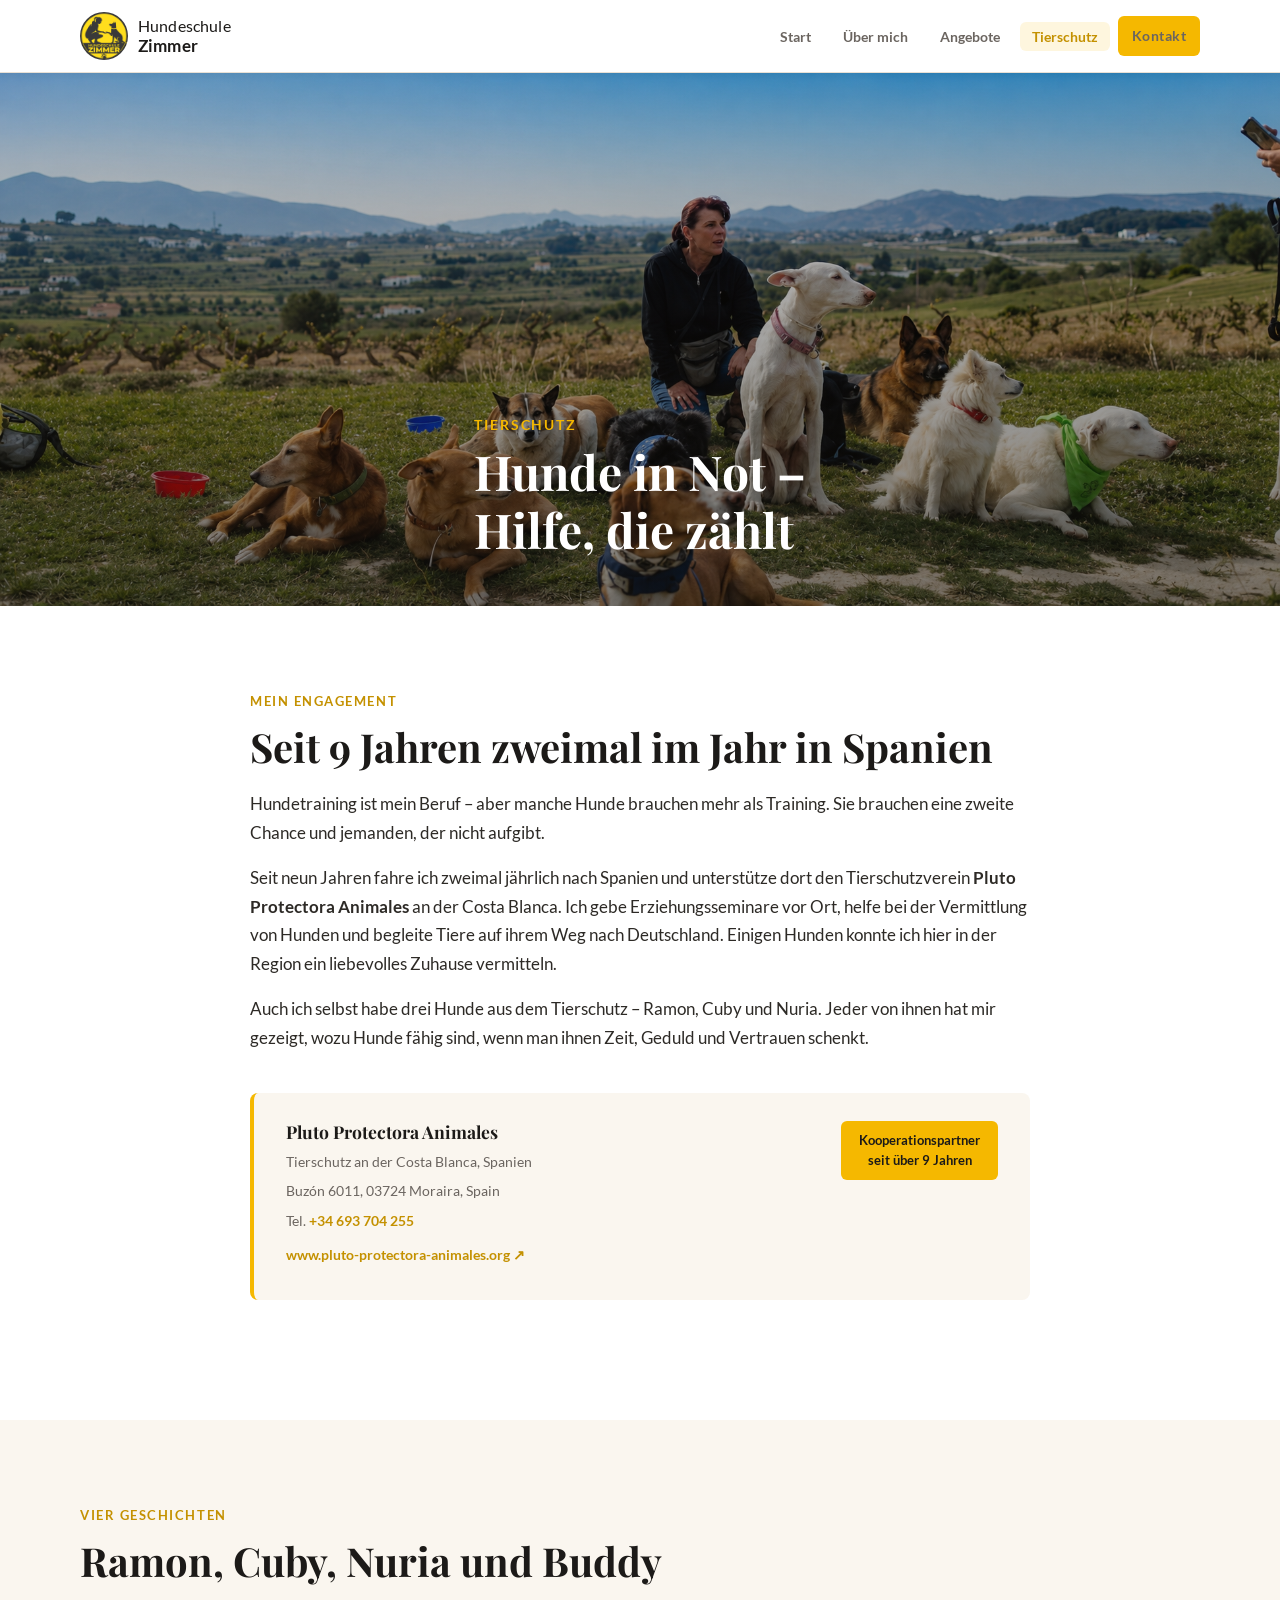
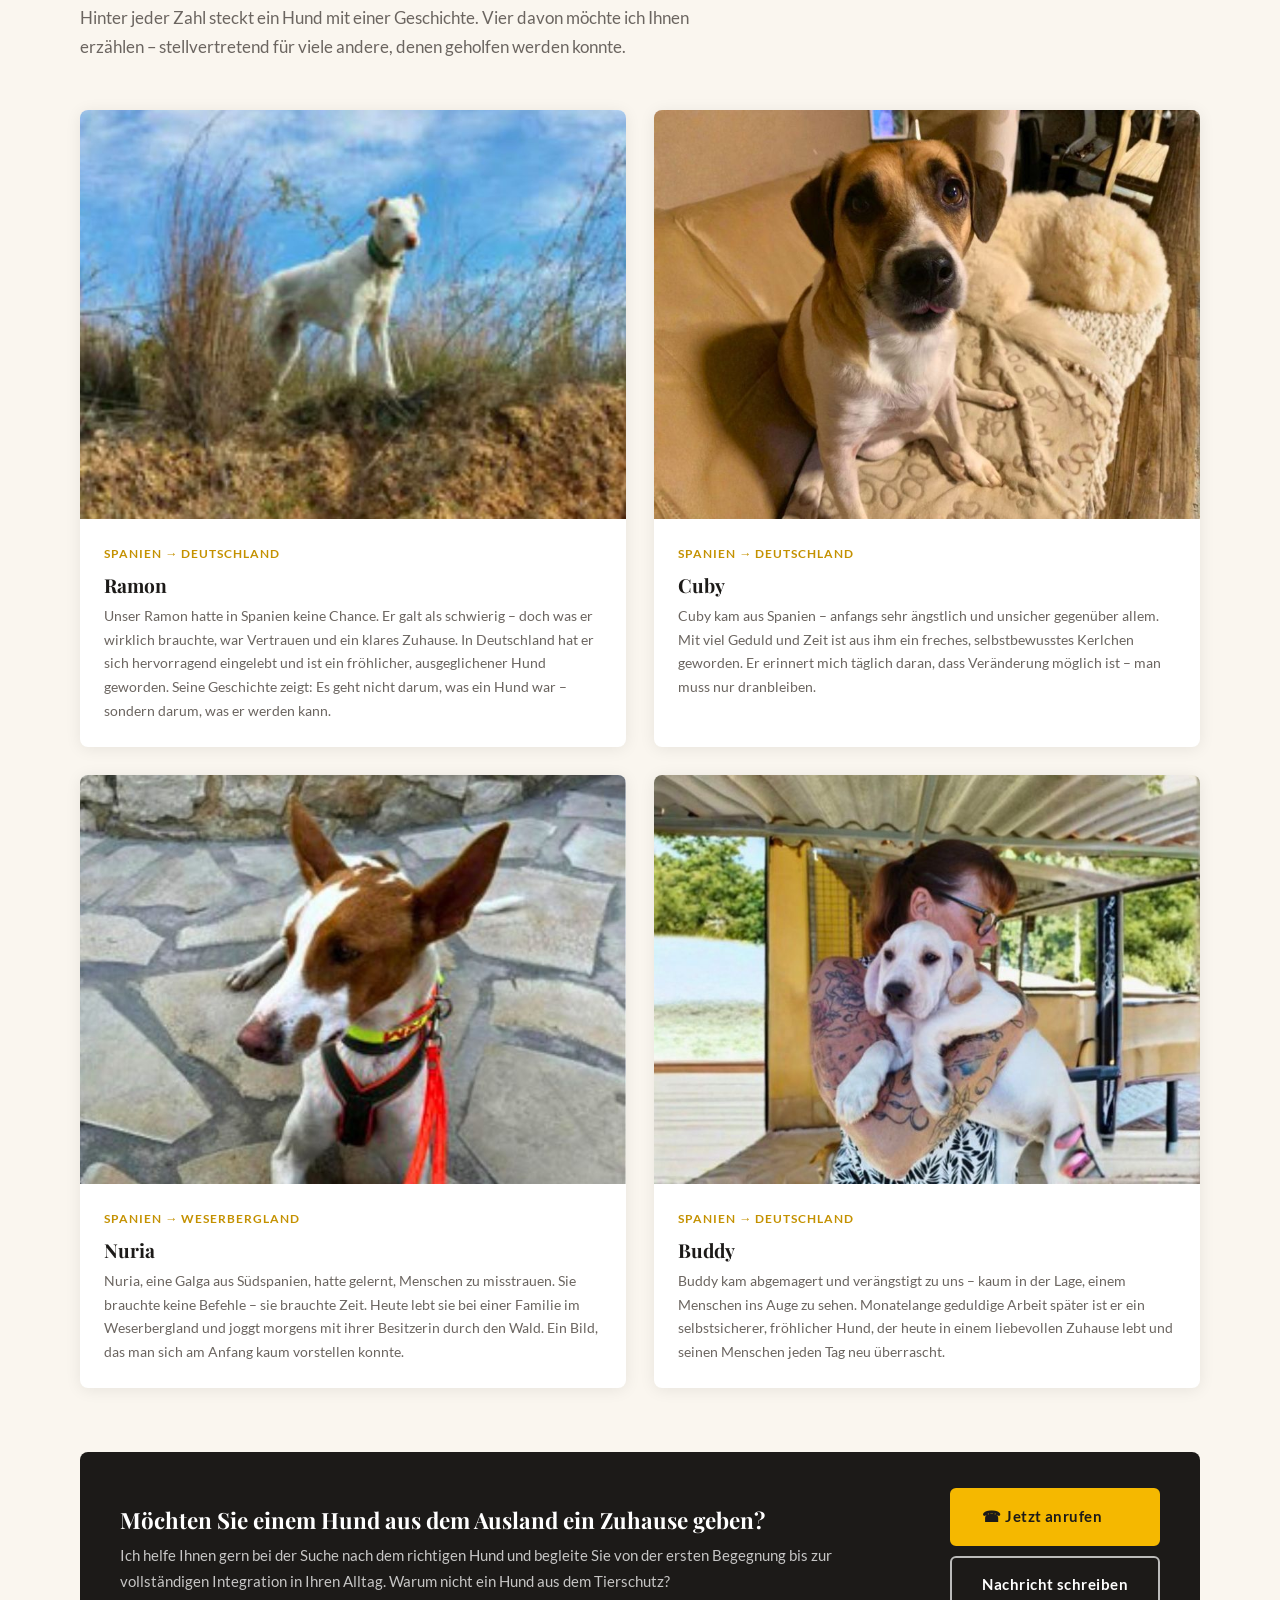
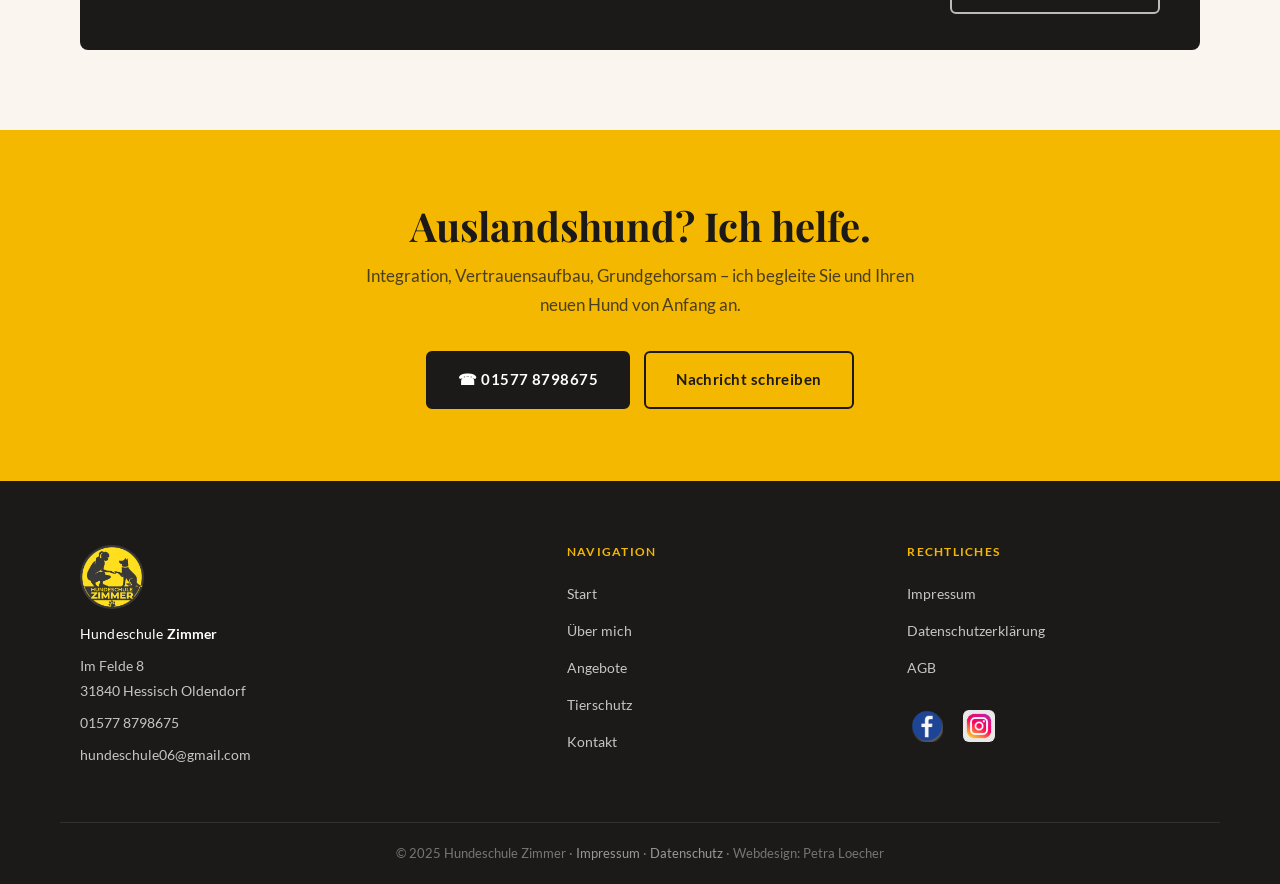
<file: tierschutz.html>
<!DOCTYPE html>
<html lang="de">
<head>
  <meta charset="UTF-8">
  <meta name="viewport" content="width=device-width, initial-scale=1.0">
  <title>Tierschutz – Hundeschule Zimmer</title>
  <meta name="description" content="Gaby Zimmers Tierschutz-Engagement: Seit 9 Jahren aktiv bei Pluto Protectora Animales in Spanien. Hilfe bei der Vermittlung von Auslandshunden.">
  <link rel="icon" type="image/png" href="Favicon.png">
  <link rel="stylesheet" href="css/style.css">
  <style>
    .ts-intro { max-width:820px; }
    .pluto-card {
      background:#FAF6EF; border-radius:8px; padding:28px 32px;
      border-left:4px solid #F5B800; margin:40px 0;
      display:grid; grid-template-columns:1fr auto; gap:24px; align-items:start;
    }
    .pluto-card h3 { margin-bottom:0.5rem; font-size:1.1rem; }
    .pluto-card p { font-size:0.9rem; color:#6B6560; margin-bottom:0.3rem; }
    .pluto-card a { color:#C49100; font-weight:700; }
    .pluto-badge {
      background:#F5B800; color:#1C1A18; padding:10px 18px;
      border-radius:6px; font-size:0.82rem; font-weight:700;
      white-space:nowrap; text-align:center; line-height:1.5;
    }
    .dog-grid { display:grid; grid-template-columns:repeat(2,1fr); gap:28px; margin-top:48px; }
    .dog-card { background:#fff; border-radius:8px; overflow:hidden; box-shadow:0 2px 16px rgba(0,0,0,0.08); }
    .dog-card__img { aspect-ratio:4/3; overflow:hidden; }
    .dog-card__img img { width:100%; height:100%; object-fit:cover; transition:transform .4s ease; }
    .dog-card:hover .dog-card__img img { transform:scale(1.04); }
    .dog-card__body { padding:24px; }
    .dog-card__name { font-family:var(--font-head); font-size:1.2rem; color:#1C1A18; margin-bottom:0.4rem; }
    .dog-card__origin { font-size:0.78rem; font-weight:700; letter-spacing:0.08em; text-transform:uppercase; color:#C49100; margin-bottom:10px; }
    .dog-card__text { font-size:0.9rem; color:#6B6560; line-height:1.65; margin:0; }
    .vermittlung-box {
      background:#1C1A18; color:#fff; border-radius:8px; padding:36px 40px;
      margin-top:64px; display:grid; grid-template-columns:1fr auto; gap:32px; align-items:center;
    }
    .vermittlung-box h3 { color:#fff; margin-bottom:0.6rem; font-size:1.4rem; }
    .vermittlung-box p { color:rgba(255,255,255,.75); font-size:0.95rem; margin:0; }
    .vermittlung-box__actions { display:flex; flex-direction:column; gap:10px; }
    @media(max-width:900px){ .dog-grid{ grid-template-columns:1fr; } }
    @media(max-width:768px){
      .pluto-card{ grid-template-columns:1fr; }
      .vermittlung-box{ grid-template-columns:1fr; padding:28px 24px; }
      .vermittlung-box__actions{ flex-direction:row; flex-wrap:wrap; }
    }
  </style>
</head>
<body>

  <header class="site-header">
    <nav class="nav container">
      <a class="nav__logo" href="index.html">
        <img src="images/logo.jpg" alt="Hundeschule Zimmer Logo" class="nav__logo-img">
        <span class="logo-text">Hundeschule <strong>Zimmer</strong></span>
      </a>
      <button class="nav__toggle" aria-label="Menü öffnen" aria-expanded="false">&#9776;</button>
      <ul class="nav__links">
        <li><a href="index.html">Start</a></li>
        <li><a href="ueber-mich.html">Über mich</a></li>
        <li><a href="angebote.html">Angebote</a></li>
        <li><a href="tierschutz.html" class="active">Tierschutz</a></li>
        <li><a href="kontakt.html" class="btn btn--nav">Kontakt</a></li>
      </ul>
    </nav>
  </header>

  <section class="page-hero" style="background-image:url('images/hero.png')">
    <div class="page-hero__overlay"></div>
    <div class="page-hero__content container">
      <p class="hero__eyebrow">Tierschutz</p>
      <h1>Hunde in Not –<br>Hilfe, die zählt</h1>
    </div>
  </section>

  <!-- Intro -->
  <section class="section">
    <div class="container ts-intro">
      <p class="section-label">Mein Engagement</p>
      <h2>Seit 9 Jahren zweimal im Jahr in Spanien</h2>
      <p>Hundetraining ist mein Beruf – aber manche Hunde brauchen mehr als Training. Sie brauchen eine zweite Chance und jemanden, der nicht aufgibt.</p>
      <p>Seit neun Jahren fahre ich zweimal jährlich nach Spanien und unterstütze dort den Tierschutzverein <strong>Pluto Protectora Animales</strong> an der Costa Blanca. Ich gebe Erziehungsseminare vor Ort, helfe bei der Vermittlung von Hunden und begleite Tiere auf ihrem Weg nach Deutschland. Einigen Hunden konnte ich hier in der Region ein liebevolles Zuhause vermitteln.</p>
      <p>Auch ich selbst habe drei Hunde aus dem Tierschutz – Ramon, Cuby und Nuria. Jeder von ihnen hat mir gezeigt, wozu Hunde fähig sind, wenn man ihnen Zeit, Geduld und Vertrauen schenkt.</p>

      <div class="pluto-card">
        <div>
          <h3>Pluto Protectora Animales</h3>
          <p>Tierschutz an der Costa Blanca, Spanien</p>
          <p>Buzón 6011, 03724 Moraira, Spain</p>
          <p>Tel. <a href="tel:+34693704255">+34 693 704 255</a></p>
          <p style="margin-top:10px">
            <a href="http://www.pluto-protectora-animales.org" target="_blank" rel="noopener">www.pluto-protectora-animales.org &#8599;</a>
          </p>
        </div>
        <div class="pluto-badge">Kooperationspartner<br>seit über 9 Jahren</div>
      </div>
    </div>
  </section>

  <!-- Hunde-Geschichten -->
  <section class="section section--light">
    <div class="container">
      <p class="section-label">Vier Geschichten</p>
      <h2>Ramon, Cuby, Nuria und Buddy</h2>
      <p style="max-width:640px;color:#6B6560">Hinter jeder Zahl steckt ein Hund mit einer Geschichte. Vier davon möchte ich Ihnen erzählen – stellvertretend für viele andere, denen geholfen werden konnte.</p>

      <div class="dog-grid">

        <div class="dog-card">
          <div class="dog-card__img">
            <img src="images/Ramon.jpg" alt="Ramon – Tierschutzhund aus Spanien">
          </div>
          <div class="dog-card__body">
            <p class="dog-card__origin">Spanien &#8594; Deutschland</p>
            <h3 class="dog-card__name">Ramon</h3>
            <p class="dog-card__text">Unser Ramon hatte in Spanien keine Chance. Er galt als schwierig – doch was er wirklich brauchte, war Vertrauen und ein klares Zuhause. In Deutschland hat er sich hervorragend eingelebt und ist ein fröhlicher, ausgeglichener Hund geworden. Seine Geschichte zeigt: Es geht nicht darum, was ein Hund war – sondern darum, was er werden kann.</p>
          </div>
        </div>

        <div class="dog-card">
          <div class="dog-card__img">
            <img src="images/Cuby.jpg" alt="Cuby – Tierschutzhund aus Spanien">
          </div>
          <div class="dog-card__body">
            <p class="dog-card__origin">Spanien &#8594; Deutschland</p>
            <h3 class="dog-card__name">Cuby</h3>
            <p class="dog-card__text">Cuby kam aus Spanien – anfangs sehr ängstlich und unsicher gegenüber allem. Mit viel Geduld und Zeit ist aus ihm ein freches, selbstbewusstes Kerlchen geworden. Er erinnert mich täglich daran, dass Veränderung möglich ist – man muss nur dranbleiben.</p>
          </div>
        </div>

        <div class="dog-card">
          <div class="dog-card__img">
            <img src="images/Nuria.jpg" alt="Nuria – Galga aus Spanien">
          </div>
          <div class="dog-card__body">
            <p class="dog-card__origin">Spanien &#8594; Weserbergland</p>
            <h3 class="dog-card__name">Nuria</h3>
            <p class="dog-card__text">Nuria, eine Galga aus Südspanien, hatte gelernt, Menschen zu misstrauen. Sie brauchte keine Befehle – sie brauchte Zeit. Heute lebt sie bei einer Familie im Weserbergland und joggt morgens mit ihrer Besitzerin durch den Wald. Ein Bild, das man sich am Anfang kaum vorstellen konnte.</p>
          </div>
        </div>

        <div class="dog-card">
          <div class="dog-card__img">
            <img src="images/Buddy.jpg" alt="Buddy – Tierschutzhund aus Spanien">
          </div>
          <div class="dog-card__body">
            <p class="dog-card__origin">Spanien &#8594; Deutschland</p>
            <h3 class="dog-card__name">Buddy</h3>
            <p class="dog-card__text">Buddy kam abgemagert und verängstigt zu uns – kaum in der Lage, einem Menschen ins Auge zu sehen. Monatelange geduldige Arbeit später ist er ein selbstsicherer, fröhlicher Hund, der heute in einem liebevollen Zuhause lebt und seinen Menschen jeden Tag neu überrascht.</p>
          </div>
        </div>

      </div>

      <!-- Vermittlung -->
      <div class="vermittlung-box">
        <div>
          <h3>Möchten Sie einem Hund aus dem Ausland ein Zuhause geben?</h3>
          <p>Ich helfe Ihnen gern bei der Suche nach dem richtigen Hund und begleite Sie von der ersten Begegnung bis zur vollständigen Integration in Ihren Alltag. Warum nicht ein Hund aus dem Tierschutz?</p>
        </div>
        <div class="vermittlung-box__actions">
          <a href="tel:015778798675" class="btn btn--primary">&#9742; Jetzt anrufen</a>
          <a href="kontakt.html" class="btn btn--outline">Nachricht schreiben</a>
        </div>
      </div>

    </div>
  </section>

  <section class="cta-section">
    <div class="container cta-section__inner">
      <h2>Auslandshund? Ich helfe.</h2>
      <p>Integration, Vertrauensaufbau, Grundgehorsam – ich begleite Sie und Ihren neuen Hund von Anfang an.</p>
      <div class="cta-section__actions">
        <a href="tel:015778798675" class="btn btn--cta-phone">&#9742; 01577 8798675</a>
        <a href="kontakt.html" class="btn btn--outline-light">Nachricht schreiben</a>
      </div>
    </div>
  </section>

  <footer class="site-footer">
    <div class="container footer__grid">
      <div class="footer__brand">
        <img src="images/logo.jpg" alt="Logo" style="height:64px;width:64px;border-radius:50%;object-fit:cover;margin-bottom:12px;">
        <p class="footer__logo">Hundeschule <strong>Zimmer</strong></p>
        <p>Im Felde 8<br>31840 Hessisch Oldendorf</p>
        <p><a href="tel:015778798675">01577 8798675</a></p>
        <p><a href="mailto:hundeschule06@gmail.com">hundeschule06@gmail.com</a></p>
      </div>
      <div class="footer__nav">
        <h4>Navigation</h4>
        <ul>
          <li><a href="index.html">Start</a></li>
          <li><a href="ueber-mich.html">Über mich</a></li>
          <li><a href="angebote.html">Angebote</a></li>
          <li><a href="tierschutz.html">Tierschutz</a></li>
          <li><a href="kontakt.html">Kontakt</a></li>
        </ul>
      </div>
      <div class="footer__legal">
        <h4>Rechtliches</h4>
        <ul>
          <li><a href="impressum.html">Impressum</a></li>
          <li><a href="datenschutz.html">Datenschutzerklärung</a></li>
          <li><a href="agb.html">AGB</a></li>
        </ul>
        <div class="footer__social">
          <a href="https://www.facebook.com/HundeschuleGabyZimmer/" target="_blank" rel="noopener" class="social-link social-link--icon" aria-label="Facebook">
            <img src="Logo/pngtree-facebook-social-media-icon-png-image_6315968.png" alt="Facebook">
          </a>
          <a href="https://www.instagram.com/hundeschulezimmer/" target="_blank" rel="noopener" class="social-link social-link--icon" aria-label="Instagram">
            <img src="Logo/instagram-vector-logo-icon-social-media-logotype_901408-392.avif" alt="Instagram">
          </a>
        </div>
      </div>
    </div>
    <div class="footer__bottom"><div class="container">
      <p>&copy; 2025 Hundeschule Zimmer &middot; <a href="impressum.html">Impressum</a> &middot; <a href="datenschutz.html">Datenschutz</a> &middot; Webdesign: Petra Loecher</p>
    </div></div>
  </footer>
  <script>document.querySelector('.nav__toggle').addEventListener('click',function(){const o=document.querySelector('.nav__links').classList.toggle('is-open');this.setAttribute('aria-expanded',o);});</script>
</body>
</html>
</file>
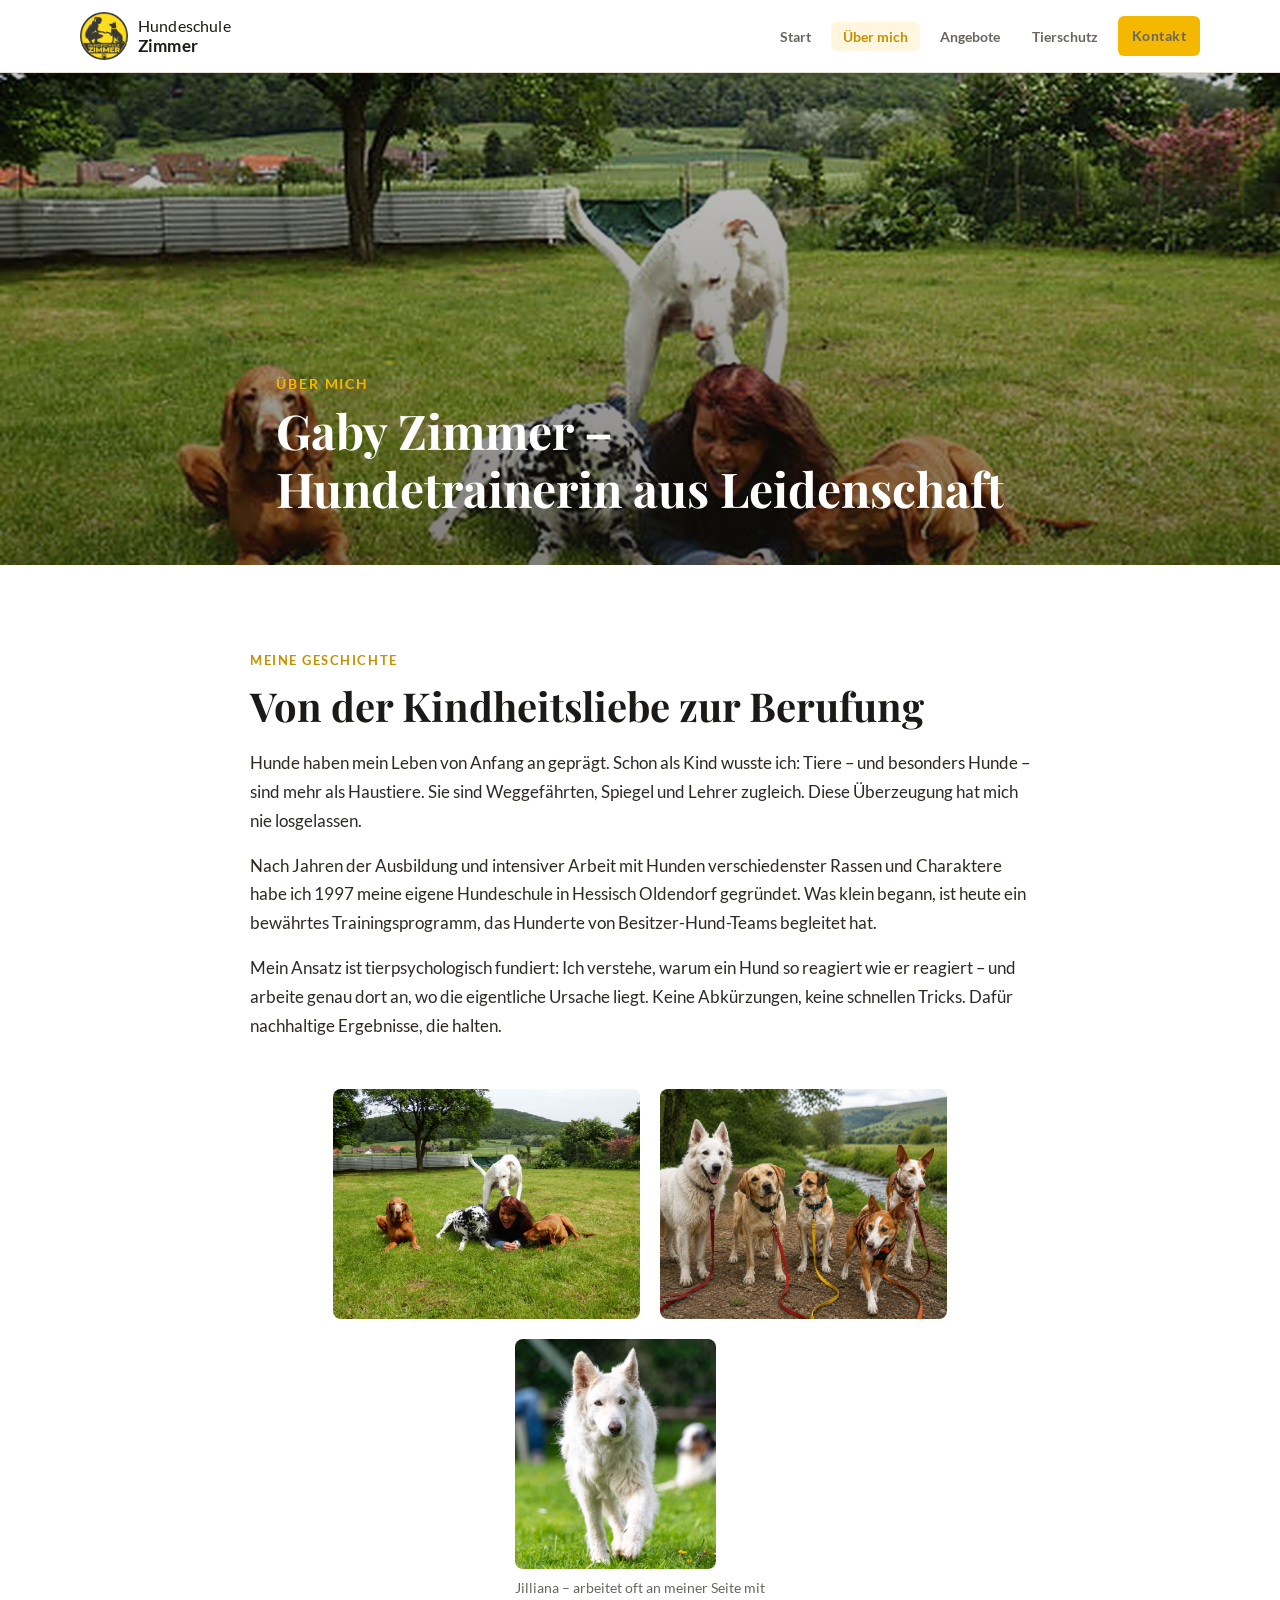
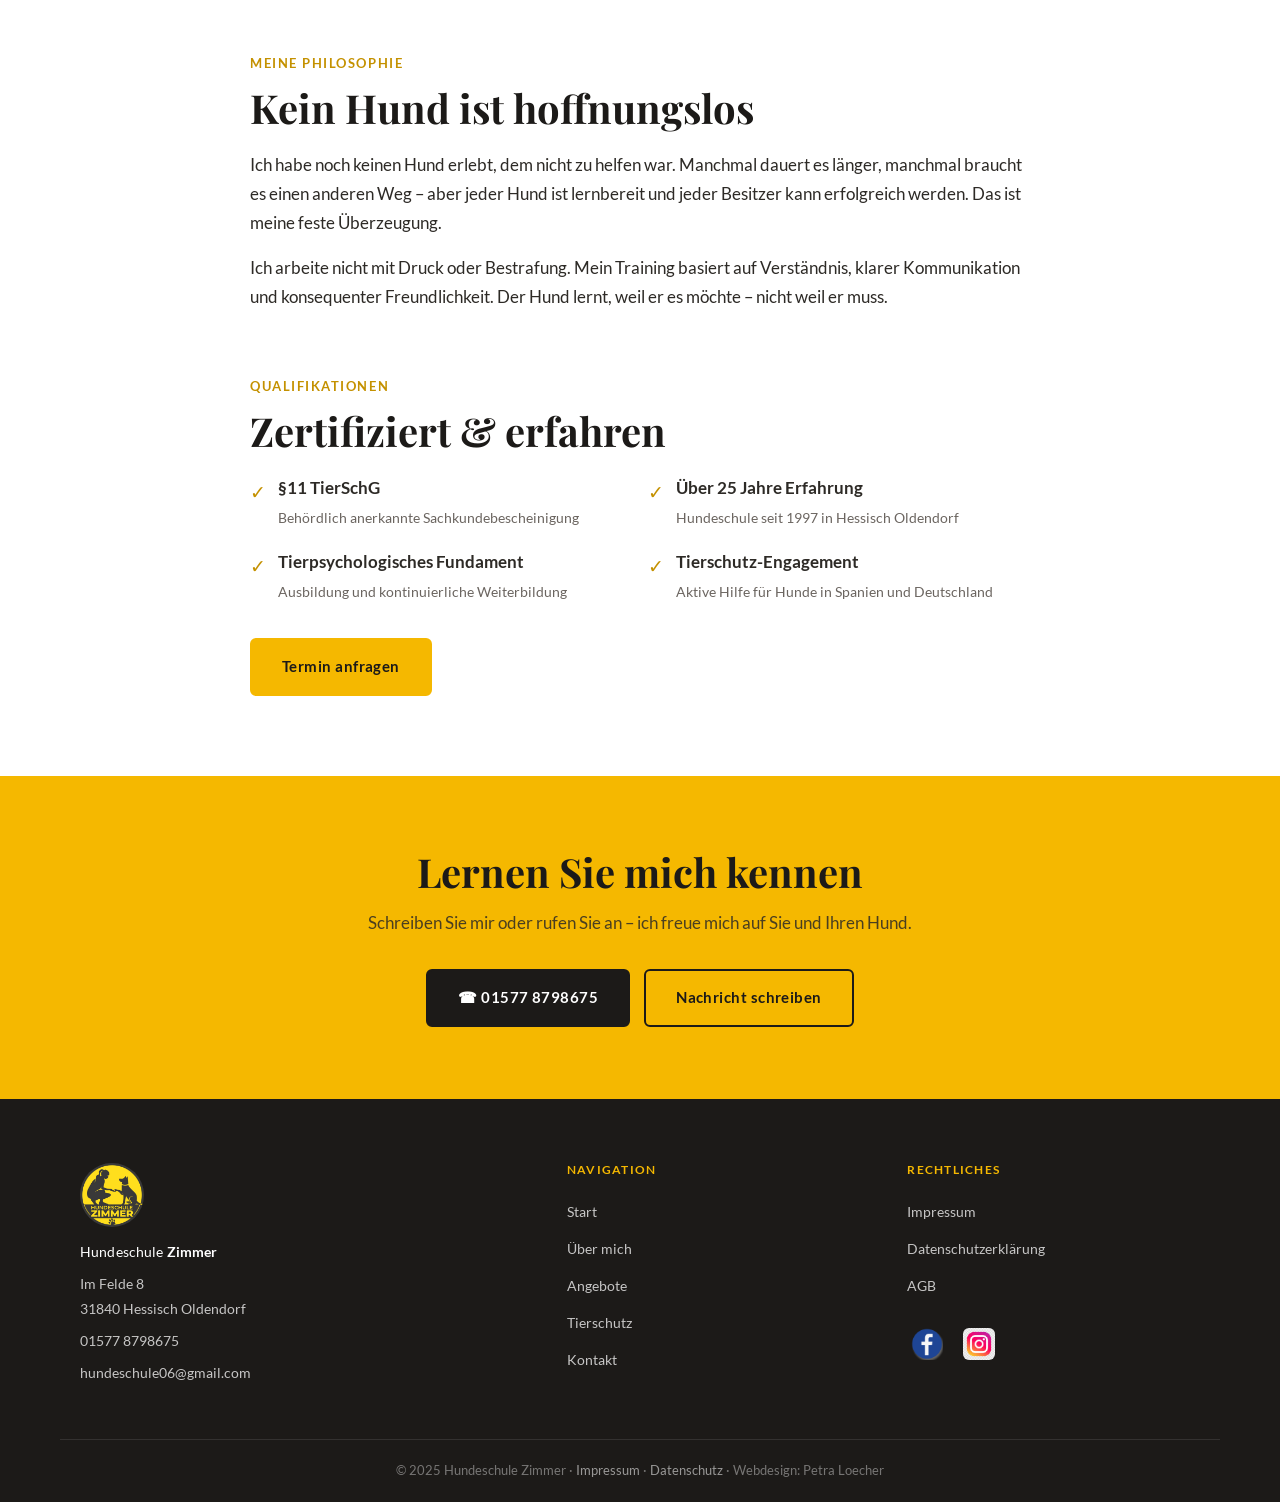
<file: ueber-mich.html>
<!DOCTYPE html>
<html lang="de">
<head>
  <meta charset="UTF-8">
  <meta name="viewport" content="width=device-width, initial-scale=1.0">
  <title>Über mich – Gaby Zimmer | Hundeschule Zimmer Hessisch Oldendorf</title>
  <meta name="description" content="Gaby Zimmer – Hundetrainerin seit 1997, zertifiziert nach §11 TierSchG. Erfahren Sie mehr über ihre Geschichte, Leidenschaft und Philosophie.">
  <link rel="icon" type="image/png" href="Favicon.png">
  <link rel="stylesheet" href="css/style.css">
  <style>
    .story-photos { display:flex; gap:20px; margin:48px 0; justify-content:center; flex-wrap:wrap; }
    .story-photos > img, .story-photos figure { margin:0; flex:0 0 auto; }
    .story-photos img { border-radius:8px; height:230px; width:auto; object-fit:cover; display:block; }
    .story-photos figcaption { margin-top:8px; font-size:0.85rem; color:#6B6560; text-align:center; }
    @media(max-width:640px){
      .story-photos{flex-direction:column; align-items:center;}
      .story-photos img{ height:auto; width:100%; max-width:320px; aspect-ratio:4/3; }
      .story-photos figure img{ aspect-ratio:1365/1560; }
    }
  </style>
</head>
<body>

  <header class="site-header">
    <nav class="nav container">
      <a class="nav__logo" href="index.html">
        <img src="images/logo.jpg" alt="Hundeschule Zimmer Logo" class="nav__logo-img">
        <span class="logo-text">Hundeschule <strong>Zimmer</strong></span>
      </a>
      <button class="nav__toggle" aria-label="Menü öffnen" aria-expanded="false">&#9776;</button>
      <ul class="nav__links" id="nav-links">
        <li><a href="index.html">Start</a></li>
        <li><a href="ueber-mich.html" class="active">Über mich</a></li>
        <li><a href="angebote.html">Angebote</a></li>
        <li><a href="tierschutz.html">Tierschutz</a></li>
        <li><a href="kontakt.html" class="btn btn--nav">Kontakt</a></li>
      </ul>
    </nav>
  </header>

  <!-- PAGE HERO -->
  <section class="page-hero page-hero--compact" style="background-image:url('images/gaby-mit-hunden-hero.jpg')">
    <div class="page-hero__overlay"></div>
    <div class="page-hero__content container">
      <p class="hero__eyebrow">Über mich</p>
      <h1>Gaby Zimmer –<br>Hundetrainerin aus Leidenschaft</h1>
    </div>
  </section>

  <!-- STORY -->
  <section class="section">
    <div class="container" style="max-width:820px">
      <p class="section-label">Meine Geschichte</p>
      <h2>Von der Kindheitsliebe zur Berufung</h2>
      <p>Hunde haben mein Leben von Anfang an geprägt. Schon als Kind wusste ich: Tiere – und besonders Hunde – sind mehr als Haustiere. Sie sind Weggefährten, Spiegel und Lehrer zugleich. Diese Überzeugung hat mich nie losgelassen.</p>
      <p>Nach Jahren der Ausbildung und intensiver Arbeit mit Hunden verschiedenster Rassen und Charaktere habe ich 1997 meine eigene Hundeschule in Hessisch Oldendorf gegründet. Was klein begann, ist heute ein bewährtes Trainingsprogramm, das Hunderte von Besitzer-Hund-Teams begleitet hat.</p>
      <p>Mein Ansatz ist tierpsychologisch fundiert: Ich verstehe, warum ein Hund so reagiert wie er reagiert – und arbeite genau dort an, wo die eigentliche Ursache liegt. Keine Abkürzungen, keine schnellen Tricks. Dafür nachhaltige Ergebnisse, die halten.</p>

      <div class="story-photos">
        <img src="images/gaby-mit-hunden.jpg" alt="Gaby Zimmer mit ihren Hunden">
        <img src="images/eigene-hunde.png" alt="Die Hunde der Hundeschule Zimmer">
        <figure>
          <img src="images/jilliana.jpg" alt="Jilliana, Gabys eigene Hündin">
          <figcaption>Jilliana – arbeitet oft an meiner Seite mit</figcaption>
        </figure>
      </div>

      <p class="section-label">Meine Philosophie</p>
      <h2>Kein Hund ist hoffnungslos</h2>
      <p>Ich habe noch keinen Hund erlebt, dem nicht zu helfen war. Manchmal dauert es länger, manchmal braucht es einen anderen Weg – aber jeder Hund ist lernbereit und jeder Besitzer kann erfolgreich werden. Das ist meine feste Überzeugung.</p>
      <p>Ich arbeite nicht mit Druck oder Bestrafung. Mein Training basiert auf Verständnis, klarer Kommunikation und konsequenter Freundlichkeit. Der Hund lernt, weil er es möchte – nicht weil er muss.</p>

      <p class="section-label" style="margin-top:48px">Qualifikationen</p>
      <h2>Zertifiziert &amp; erfahren</h2>
      <ul style="list-style:none;display:grid;grid-template-columns:1fr 1fr;gap:16px;margin-bottom:2rem">
        <li style="display:flex;gap:12px;align-items:flex-start"><span style="color:#C49100;font-size:1.2rem;margin-top:2px">✓</span><div><strong>§11 TierSchG</strong><br><span style="color:#6B6560;font-size:0.9rem">Behördlich anerkannte Sachkundebescheinigung</span></div></li>
        <li style="display:flex;gap:12px;align-items:flex-start"><span style="color:#C49100;font-size:1.2rem;margin-top:2px">✓</span><div><strong>Über 25 Jahre Erfahrung</strong><br><span style="color:#6B6560;font-size:0.9rem">Hundeschule seit 1997 in Hessisch Oldendorf</span></div></li>
        <li style="display:flex;gap:12px;align-items:flex-start"><span style="color:#C49100;font-size:1.2rem;margin-top:2px">✓</span><div><strong>Tierpsychologisches Fundament</strong><br><span style="color:#6B6560;font-size:0.9rem">Ausbildung und kontinuierliche Weiterbildung</span></div></li>
        <li style="display:flex;gap:12px;align-items:flex-start"><span style="color:#C49100;font-size:1.2rem;margin-top:2px">✓</span><div><strong>Tierschutz-Engagement</strong><br><span style="color:#6B6560;font-size:0.9rem">Aktive Hilfe für Hunde in Spanien und Deutschland</span></div></li>
      </ul>
      <a href="kontakt.html" class="btn btn--primary">Termin anfragen</a>
    </div>
  </section>

  <!-- CTA -->
  <section class="cta-section">
    <div class="container cta-section__inner">
      <h2>Lernen Sie mich kennen</h2>
      <p>Schreiben Sie mir oder rufen Sie an – ich freue mich auf Sie und Ihren Hund.</p>
      <div class="cta-section__actions">
        <a href="tel:015778798675" class="btn btn--cta-phone">&#9742; 01577 8798675</a>
        <a href="kontakt.html" class="btn btn--outline-light">Nachricht schreiben</a>
      </div>
    </div>
  </section>

  <footer class="site-footer">
    <div class="container footer__grid">
      <div class="footer__brand">
        <img src="images/logo.jpg" alt="Hundeschule Zimmer Logo" style="height:64px;width:64px;border-radius:50%;object-fit:cover;margin-bottom:12px;">
        <p class="footer__logo">Hundeschule <strong>Zimmer</strong></p>
        <p>Im Felde 8<br>31840 Hessisch Oldendorf</p>
        <p><a href="tel:015778798675">01577 8798675</a></p>
        <p><a href="mailto:hundeschule06@gmail.com">hundeschule06@gmail.com</a></p>
      </div>
      <div class="footer__nav">
        <h4>Navigation</h4>
        <ul>
          <li><a href="index.html">Start</a></li>
          <li><a href="ueber-mich.html">Über mich</a></li>
          <li><a href="angebote.html">Angebote</a></li>
          <li><a href="tierschutz.html">Tierschutz</a></li>
          <li><a href="kontakt.html">Kontakt</a></li>
        </ul>
      </div>
      <div class="footer__legal">
        <h4>Rechtliches</h4>
        <ul>
          <li><a href="impressum.html">Impressum</a></li>
          <li><a href="datenschutz.html">Datenschutzerklärung</a></li>
          <li><a href="agb.html">AGB</a></li>
        </ul>
        <div class="footer__social">
          <a href="https://www.facebook.com/HundeschuleGabyZimmer/" target="_blank" rel="noopener" class="social-link social-link--icon" aria-label="Facebook">
            <img src="Logo/pngtree-facebook-social-media-icon-png-image_6315968.png" alt="Facebook">
          </a>
          <a href="https://www.instagram.com/hundeschulezimmer/" target="_blank" rel="noopener" class="social-link social-link--icon" aria-label="Instagram">
            <img src="Logo/instagram-vector-logo-icon-social-media-logotype_901408-392.avif" alt="Instagram">
          </a>
        </div>
      </div>
    </div>
    <div class="footer__bottom"><div class="container">
      <p>&copy; 2025 Hundeschule Zimmer &middot; <a href="impressum.html">Impressum</a> &middot; <a href="datenschutz.html">Datenschutz</a> &middot; Webdesign: Petra Loecher</p>
    </div></div>
  </footer>
  <script>
    document.querySelector('.nav__toggle').addEventListener('click',function(){const o=document.querySelector('.nav__links').classList.toggle('is-open');this.setAttribute('aria-expanded',o);});
  </script>
</body>
</html>
</file>
<file: css/style.css>
/* ================================================
   Hundeschule Zimmer · CSS
   ================================================ */

/* Fonts – self-hosted, DSGVO-konform */
@font-face {
  font-family: 'Lato';
  font-style: normal;
  font-weight: 300;
  font-display: swap;
  src: url('../fonts/lato-300.woff2') format('woff2');
  unicode-range: U+0000-00FF, U+0131, U+0152-0153, U+02BB-02BC, U+02C6, U+02DA, U+02DC, U+2000-206F, U+20AC, U+2122, U+FEFF, U+FFFD;
}
@font-face {
  font-family: 'Lato';
  font-style: normal;
  font-weight: 400;
  font-display: swap;
  src: url('../fonts/lato-400.woff2') format('woff2');
  unicode-range: U+0000-00FF, U+0131, U+0152-0153, U+02BB-02BC, U+02C6, U+02DA, U+02DC, U+2000-206F, U+20AC, U+2122, U+FEFF, U+FFFD;
}
@font-face {
  font-family: 'Lato';
  font-style: normal;
  font-weight: 700;
  font-display: swap;
  src: url('../fonts/lato-700.woff2') format('woff2');
  unicode-range: U+0000-00FF, U+0131, U+0152-0153, U+02BB-02BC, U+02C6, U+02DA, U+02DC, U+2000-206F, U+20AC, U+2122, U+FEFF, U+FFFD;
}
@font-face {
  font-family: 'Playfair Display';
  font-style: normal;
  font-weight: 400;
  font-display: swap;
  src: url('../fonts/playfair-display-400.woff2') format('woff2');
  unicode-range: U+0000-00FF, U+0131, U+0152-0153, U+02BB-02BC, U+02C6, U+02DA, U+02DC, U+2000-206F, U+20AC, U+2122, U+FEFF, U+FFFD;
}
@font-face {
  font-family: 'Playfair Display';
  font-style: normal;
  font-weight: 700;
  font-display: swap;
  src: url('../fonts/playfair-display-700.woff2') format('woff2');
  unicode-range: U+0000-00FF, U+0131, U+0152-0153, U+02BB-02BC, U+02C6, U+02DA, U+02DC, U+2000-206F, U+20AC, U+2122, U+FEFF, U+FFFD;
}

/* ---- Variables ---- */
:root {
  --gold:        #F5B800;
  --gold-dark:   #C49100;
  --gold-light:  #FFF8E1;
  --dark:        #1C1A18;
  --dark-soft:   #2D2A26;
  --text:        #2D2A26;
  --text-muted:  #6B6560;
  --bg:          #FFFFFF;
  --bg-warm:     #FAF6EF;
  --border:      #E8E0D5;
  --radius:      6px;
  --shadow:      0 2px 16px rgba(0,0,0,0.08);
  --shadow-hover:0 6px 28px rgba(0,0,0,0.14);
  --max-w:       1160px;
  --nav-h:       72px;
  --font-head:   'Playfair Display', Georgia, serif;
  --font-body:   'Lato', -apple-system, BlinkMacSystemFont, 'Segoe UI', sans-serif;
}

/* ---- Reset ---- */
*, *::before, *::after { box-sizing: border-box; margin: 0; padding: 0; }
html { scroll-behavior: smooth; }
body {
  font-family: var(--font-body);
  font-size: 17px;
  line-height: 1.7;
  color: var(--text);
  background: var(--bg);
}
img { display: block; max-width: 100%; height: auto; }
a { color: inherit; text-decoration: none; }
ul { list-style: none; }

/* ---- Typography ---- */
h1, h2, h3, h4 {
  font-family: var(--font-head);
  line-height: 1.2;
  color: var(--dark);
}
h1 { font-size: clamp(2.2rem, 5vw, 3.6rem); }
h2 { font-size: clamp(1.7rem, 3.5vw, 2.5rem); margin-bottom: 1.2rem; }
h3 { font-size: 1.25rem; margin-bottom: 0.6rem; }
p  { margin-bottom: 1rem; }
p:last-child { margin-bottom: 0; }

/* ---- Layout ---- */
.container {
  max-width: var(--max-w);
  margin: 0 auto;
  padding: 0 20px;
}
.section         { padding: 80px 0; }
.section--light  { background: var(--bg-warm); }
.section-label {
  display: inline-block;
  font-family: var(--font-body);
  font-size: 0.8rem;
  font-weight: 700;
  letter-spacing: 0.12em;
  text-transform: uppercase;
  color: var(--gold-dark);
  margin-bottom: 0.6rem;
}

/* ---- Buttons ---- */
.btn {
  display: inline-block;
  padding: 14px 30px;
  border-radius: var(--radius);
  font-family: var(--font-body);
  font-size: 0.95rem;
  font-weight: 700;
  letter-spacing: 0.03em;
  transition: all 0.2s ease;
  cursor: pointer;
  border: 2px solid transparent;
  white-space: nowrap;
}
.btn--primary {
  background: var(--gold);
  color: var(--dark);
  border-color: var(--gold);
}
.btn--primary:hover {
  background: var(--gold-dark);
  border-color: var(--gold-dark);
}
.btn--secondary {
  background: transparent;
  color: var(--dark);
  border-color: var(--dark);
}
.btn--secondary:hover {
  background: var(--dark);
  color: #fff;
}
.btn--outline {
  background: transparent;
  color: #fff;
  border-color: rgba(255,255,255,0.7);
}
.btn--outline:hover {
  background: rgba(255,255,255,0.15);
  border-color: #fff;
}
.btn--cta-phone {
  background: var(--dark);
  color: #fff;
  border-color: var(--dark);
}
.btn--cta-phone:hover {
  background: var(--dark-soft);
  border-color: var(--dark-soft);
}
.btn--outline-light {
  background: transparent;
  color: var(--dark);
  border-color: var(--dark);
}
.btn--outline-light:hover {
  background: var(--dark);
  color: #fff;
}
.btn--nav {
  background: var(--gold);
  color: var(--dark);
  padding: 9px 22px;
  font-size: 0.88rem;
}
.btn--nav:hover { background: var(--gold-dark); }

/* ================================================
   PAGE HERO (Unterseiten)
   ================================================ */
.page-hero {
  position: relative;
  min-height: 320px;
  display: flex;
  align-items: flex-end;
  background-size: cover;
  background-position: center;
  padding-bottom: 48px;
}
@media (min-width: 700px) {
  .page-hero { aspect-ratio: 2.4 / 1; min-height: 380px; }
  .page-hero--compact { aspect-ratio: 2.6 / 1; min-height: 260px; }
}
.page-hero__overlay {
  position: absolute;
  inset: 0;
  background: linear-gradient(to bottom, rgba(20,18,14,0.22) 0%, rgba(20,18,14,0.55) 100%);
}
.page-hero__content {
  position: relative;
  z-index: 2;
  color: #fff;
}
.page-hero__content h1 {
  color: #fff;
  font-size: clamp(1.8rem, 4vw, 3rem);
  margin-top: 0.4rem;
}
.page-hero__content .hero__eyebrow { margin-bottom: 0.3rem; }

/* ================================================
   NAVIGATION
   ================================================ */
.site-header {
  position: sticky;
  top: 0;
  z-index: 100;
  background: #fff;
  border-bottom: 1px solid var(--border);
  box-shadow: 0 1px 8px rgba(0,0,0,0.06);
}
.nav {
  display: flex;
  align-items: center;
  justify-content: space-between;
  height: var(--nav-h);
}
.nav__logo {
  display: flex;
  align-items: center;
  gap: 10px;
  text-decoration: none;
}
.nav__logo-img {
  height: 48px;
  width: 48px;
  object-fit: cover;
  border-radius: 50%;
  flex-shrink: 0;
}
.logo-text {
  font-family: var(--font-body);
  font-size: 1rem;
  line-height: 1.2;
  color: var(--dark);
  letter-spacing: 0.01em;
}
.logo-text strong {
  display: block;
  font-size: 1.05rem;
  font-weight: 700;
}
.nav__links {
  display: flex;
  align-items: center;
  gap: 8px;
}
.nav__links a {
  font-size: 0.9rem;
  font-weight: 700;
  color: var(--text-muted);
  padding: 6px 12px;
  border-radius: var(--radius);
  transition: color 0.15s;
}
.nav__links a:hover { color: var(--dark); }
.nav__links a.active:not(.btn--nav) {
  color: var(--gold-dark);
  background: rgba(245,184,0,0.13);
  border-radius: var(--radius);
}
.nav__links .btn--nav.active { background: var(--gold-dark); }
.nav__toggle {
  display: none;
  background: none;
  border: none;
  font-size: 1.5rem;
  cursor: pointer;
  color: var(--dark);
  padding: 6px;
}

/* ================================================
   HERO
   ================================================ */
.hero {
  position: relative;
  min-height: 92vh;
  display: flex;
  align-items: center;
  overflow: hidden;
}
.hero__bg {
  position: absolute;
  inset: 0;
  background-image: url('../images/hero.jpg');
  background-size: cover;
  background-position: center 30%;
  transform: scale(1.03);
  transition: transform 8s ease;
}
.hero:hover .hero__bg { transform: scale(1); }
.hero__overlay {
  position: absolute;
  inset: 0;
  background:
    linear-gradient(to right, rgba(20,18,14,0.52) 0%, rgba(20,18,14,0.34) 40%, rgba(20,18,14,0.08) 65%, rgba(20,18,14,0) 100%),
    linear-gradient(to bottom, rgba(20,18,14,0.05) 0%, rgba(20,18,14,0.30) 100%);
}
.hero__content {
  position: relative;
  z-index: 2;
  color: #fff;
  max-width: 900px;
  padding-top: 100px;
}
.hero__eyebrow {
  font-size: 0.85rem;
  font-weight: 700;
  letter-spacing: 0.14em;
  text-transform: uppercase;
  color: var(--gold);
  margin-bottom: 1rem;
}
.hero__headline {
  color: #fff;
  margin-bottom: 1.2rem;
  font-weight: 700;
}
.hero__sub {
  font-size: 1.15rem;
  font-weight: 300;
  opacity: 0.92;
  margin-bottom: 2.2rem;
  max-width: 520px;
}
.hero__actions {
  display: flex;
  gap: 14px;
  flex-wrap: wrap;
}


/* ================================================
   TRUST BAR
   ================================================ */
.trust-bar {
  background: var(--dark);
  padding: 32px 0;
}
.trust-bar__grid {
  display: grid;
  grid-template-columns: repeat(4, 1fr);
  gap: 24px;
}
.trust-item {
  display: flex;
  align-items: center;
  gap: 14px;
  color: #fff;
}
.trust-item__icon {
  font-size: 1.6rem;
  flex-shrink: 0;
  color: var(--gold);
  line-height: 1;
}
.trust-item strong {
  display: block;
  font-size: 0.95rem;
  font-weight: 700;
  letter-spacing: 0.01em;
}
.trust-item span {
  font-size: 0.8rem;
  opacity: 0.65;
  font-weight: 300;
}

/* ================================================
   ABOUT TEASER
   ================================================ */
.about-teaser__grid {
  display: grid;
  grid-template-columns: 1fr 1fr;
  gap: 64px;
  align-items: center;
}
.about-teaser__text h2 {
  margin-bottom: 1.4rem;
}
.about-teaser__text p {
  color: var(--text-muted);
  font-size: 1.02rem;
}
.about-teaser__text .btn {
  margin-top: 1.4rem;
}
.about-teaser__image {
  position: relative;
}
.about-teaser__image img {
  width: 100%;
  border-radius: 8px;
  object-fit: cover;
  aspect-ratio: 4/3;
  box-shadow: var(--shadow-hover);
}
.about-teaser__image::before {
  content: '';
  position: absolute;
  top: -16px;
  left: -16px;
  right: 16px;
  bottom: 16px;
  border: 3px solid var(--gold);
  border-radius: 8px;
  z-index: -1;
}

/* ================================================
   SERVICES
   ================================================ */
.services .container > h2 {
  max-width: 540px;
}
.services__grid {
  display: grid;
  grid-template-columns: repeat(4, 1fr);
  gap: 24px;
  margin-top: 48px;
}
.service-card {
  background: #fff;
  border-radius: 8px;
  overflow: hidden;
  box-shadow: var(--shadow);
  transition: transform 0.2s ease, box-shadow 0.2s ease;
}
.service-card:hover {
  transform: translateY(-4px);
  box-shadow: var(--shadow-hover);
}
.service-card__img {
  overflow: hidden;
  aspect-ratio: 4/3;
}
.service-card__img img {
  width: 100%;
  height: 100%;
  object-fit: cover;
  transition: transform 0.4s ease;
}
.service-card:hover .service-card__img img {
  transform: scale(1.04);
}
.service-card__body {
  padding: 24px;
}
.service-card__body h3 {
  color: var(--dark);
  font-size: 1.05rem;
  margin-bottom: 0.5rem;
}
.service-card__body p {
  font-size: 0.9rem;
  color: var(--text-muted);
  line-height: 1.6;
  margin-bottom: 1rem;
}
.service-card__link {
  font-size: 0.85rem;
  font-weight: 700;
  color: var(--gold-dark);
  letter-spacing: 0.02em;
  transition: color 0.15s;
}
.service-card__link:hover { color: var(--dark); }

/* ================================================
   TESTIMONIALS
   ================================================ */
.testimonials__grid {
  display: grid;
  grid-template-columns: repeat(3, 1fr);
  gap: 28px;
  margin-top: 48px;
}
.testimonial-card {
  background: var(--bg-warm);
  border-radius: 8px;
  padding: 32px 28px;
  position: relative;
  border-left: 3px solid var(--gold);
}
.testimonial-card::before {
  content: '\201C';
  font-family: var(--font-head);
  font-size: 5rem;
  color: var(--gold);
  opacity: 0.35;
  position: absolute;
  top: 8px;
  left: 20px;
  line-height: 1;
}
.stars {
  color: var(--gold);
  font-size: 1rem;
  letter-spacing: 2px;
  margin-bottom: 14px;
}
.testimonial-card p {
  font-size: 0.95rem;
  color: var(--text);
  font-style: italic;
  line-height: 1.65;
  margin-bottom: 1rem;
}
.testimonial-card cite {
  font-size: 0.82rem;
  font-weight: 700;
  color: var(--text-muted);
  font-style: normal;
  letter-spacing: 0.04em;
}
.testimonials__note {
  text-align: center;
  margin-top: 36px;
  font-size: 0.9rem;
  color: var(--text-muted);
}
.testimonials__note a {
  color: var(--gold-dark);
  font-weight: 700;
}
.testimonials__note a:hover { text-decoration: underline; }

/* ================================================
   CTA SECTION
   ================================================ */
.cta-section {
  background: var(--gold);
  padding: 72px 0;
}
.cta-section__inner {
  text-align: center;
  max-width: 620px;
}
.cta-section h2 {
  color: var(--dark);
  margin-bottom: 0.8rem;
}
.cta-section p {
  color: var(--dark-soft);
  font-size: 1.05rem;
  opacity: 0.85;
  margin-bottom: 0;
}
.cta-section__actions {
  display: flex;
  gap: 14px;
  justify-content: center;
  flex-wrap: wrap;
  margin-top: 2rem;
}

/* ================================================
   FOOTER
   ================================================ */
.site-footer {
  background: var(--dark);
  color: rgba(255,255,255,0.75);
  padding-top: 64px;
}
.footer__grid {
  display: grid;
  grid-template-columns: 1.5fr 1fr 1fr;
  gap: 48px;
  padding-bottom: 48px;
  border-bottom: 1px solid rgba(255,255,255,0.1);
}
.footer__logo {
  font-family: var(--font-body);
  font-size: 1.15rem;
  color: #fff;
  margin-bottom: 1rem;
  letter-spacing: 0.01em;
}
.footer__logo strong { font-weight: 700; }
.footer__brand p {
  font-size: 0.88rem;
  line-height: 1.8;
  margin-bottom: 0.4rem;
}
.footer__brand a {
  color: rgba(255,255,255,0.75);
  transition: color 0.15s;
}
.footer__brand a:hover { color: var(--gold); }
.footer__nav h4,
.footer__legal h4 {
  font-family: var(--font-body);
  font-size: 0.78rem;
  font-weight: 700;
  letter-spacing: 0.1em;
  text-transform: uppercase;
  color: var(--gold);
  margin-bottom: 1.2rem;
}
.footer__nav ul,
.footer__legal ul {
  display: flex;
  flex-direction: column;
  gap: 8px;
}
.footer__nav a,
.footer__legal a {
  font-size: 0.9rem;
  transition: color 0.15s;
}
.footer__nav a:hover,
.footer__legal a:hover { color: #fff; }
.footer__social {
  display: flex;
  gap: 12px;
  margin-top: 24px;
}
.social-link {
  display: inline-flex;
  align-items: center;
  padding: 7px 14px;
  border: 1px solid rgba(255,255,255,0.2);
  border-radius: 4px;
  font-size: 0.8rem;
  font-weight: 700;
  letter-spacing: 0.04em;
  transition: all 0.15s;
  color: rgba(255,255,255,0.75);
}
.social-link:hover {
  border-color: var(--gold);
  color: var(--gold);
}
.social-link--icon {
  padding: 4px;
  border: none;
  background: none;
  border-radius: 0;
}
.social-link--icon:hover { border: none; opacity: 0.8; }
.social-link--icon img {
  display: block;
  width: 32px;
  height: 32px;
  object-fit: contain;
  border-radius: 6px;
}
.footer__bottom {
  padding: 20px 0;
}
.footer__bottom p {
  text-align: center;
  font-size: 0.8rem;
  color: rgba(255,255,255,0.4);
  margin: 0;
}
.footer__bottom a {
  color: rgba(255,255,255,0.55);
  transition: color 0.15s;
}
.footer__bottom a:hover { color: var(--gold); }

/* ================================================
   MEDIA QUERIES
   ================================================ */

/* Tablet */
@media (max-width: 1024px) {
  .trust-bar__grid {
    grid-template-columns: repeat(2, 1fr);
    gap: 20px;
  }
  .services__grid {
    grid-template-columns: repeat(2, 1fr);
  }
  .about-teaser__grid {
    gap: 40px;
  }
  .footer__grid {
    grid-template-columns: 1fr 1fr;
  }
  .footer__brand {
    grid-column: 1 / -1;
  }
}

/* Mobile */
@media (max-width: 768px) {
  :root { --nav-h: 64px; }
  .section { padding: 56px 0; }

  /* Nav */
  .nav__toggle { display: block; }
  .nav__links {
    display: none;
    position: absolute;
    top: var(--nav-h);
    left: 0;
    right: 0;
    background: #fff;
    flex-direction: column;
    align-items: stretch;
    gap: 0;
    padding: 8px 0 16px;
    border-bottom: 1px solid var(--border);
    box-shadow: 0 8px 24px rgba(0,0,0,0.12);
  }
  .nav__links.is-open { display: flex; }
  .nav__links li { border-bottom: 1px solid var(--border); }
  .nav__links li:last-child { border-bottom: none; margin: 12px 20px 0; }
  .nav__links a {
    display: block;
    padding: 14px 24px;
    font-size: 1rem;
    font-weight: 700;
    color: var(--dark);
    border-radius: 0;
  }
  .nav__links a:hover { color: var(--gold-dark); background: var(--bg-warm); }
  .nav__links a.active { color: var(--gold-dark); }
  .nav__links .btn--nav {
    display: block;
    width: 100%;
    text-align: center;
    padding: 14px 20px;
    border-radius: var(--radius);
    font-size: 1rem;
  }

  /* Hero */
  .hero { min-height: 85vh; }
  .hero__bg { background-position: 62% 20% !important; }
  .hero__actions { flex-direction: column; }
  .hero__actions .btn { text-align: center; width: 100%; }

  /* Trust */
  .trust-bar__grid {
    grid-template-columns: 1fr 1fr;
    gap: 18px;
  }

  /* About */
  .about-teaser__grid {
    grid-template-columns: 1fr;
    gap: 36px;
  }
  .about-teaser__image { order: -1; }
  .about-teaser__image::before { display: none; }

  /* Services */
  .services__grid {
    grid-template-columns: 1fr;
    gap: 20px;
  }

  /* Testimonials */
  .testimonials__grid {
    grid-template-columns: 1fr;
    gap: 20px;
  }

  /* CTA */
  .cta-section__actions { flex-direction: column; }

  /* Footer */
  .footer__grid {
    grid-template-columns: 1fr;
    gap: 32px;
  }
}

@media (max-width: 480px) {
  .trust-bar__grid { grid-template-columns: 1fr; }
}
</file>
